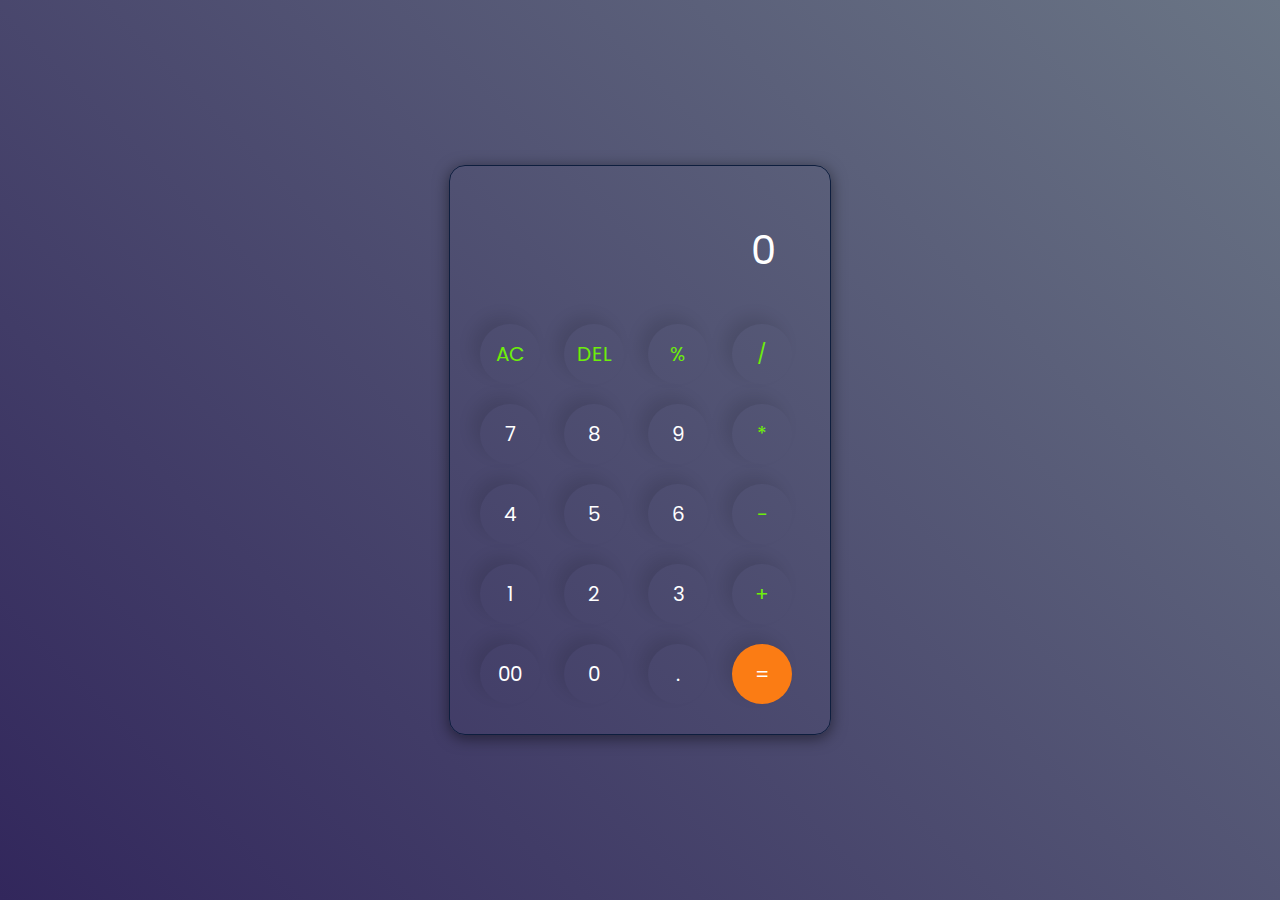
<file: Calculator-main/index.html>
<!DOCTYPE html>
<html lang="en">
  <head>
    <meta charset="UTF-8" />
    <meta http-equiv="X-UA-Compatible" content="IE=edge" />
    <meta name="viewport" content="width=device-width, initial-scale=1.0" />
    <link rel="stylesheet" href="style.css" />
    <title>Calculator</title>
  </head>
  <body>
    <div class="container">
      <div class="calculator">
        <input type="text" id="inputBox" placeholder="0" />
        <div>
          <button class="button operator">AC</button>
          <button class="button operator">DEL</button>
          <button class="button operator">%</button>
          <button class="button operator">/</button>
        </div>
        <div>
          <button class="button">7</button>
          <button class="button">8</button>
          <button class="button">9</button>
          <button class="button operator">*</button>
        </div>
        <div>
          <button class="button">4</button>
          <button class="button">5</button>
          <button class="button">6</button>
          <button class="button operator">-</button>
        </div>
        <div>
          <button class="button">1</button>
          <button class="button">2</button>
          <button class="button">3</button>
          <button class="button operator">+</button>
        </div>

        <div>
          <button class="button">00</button>
          <button class="button">0</button>
          <button class="button">.</button>
          <button class="button equalBtn">=</button>
        </div>
      </div>
    </div>

    <script src="script.js"></script>
  </body>
</html>
</file>
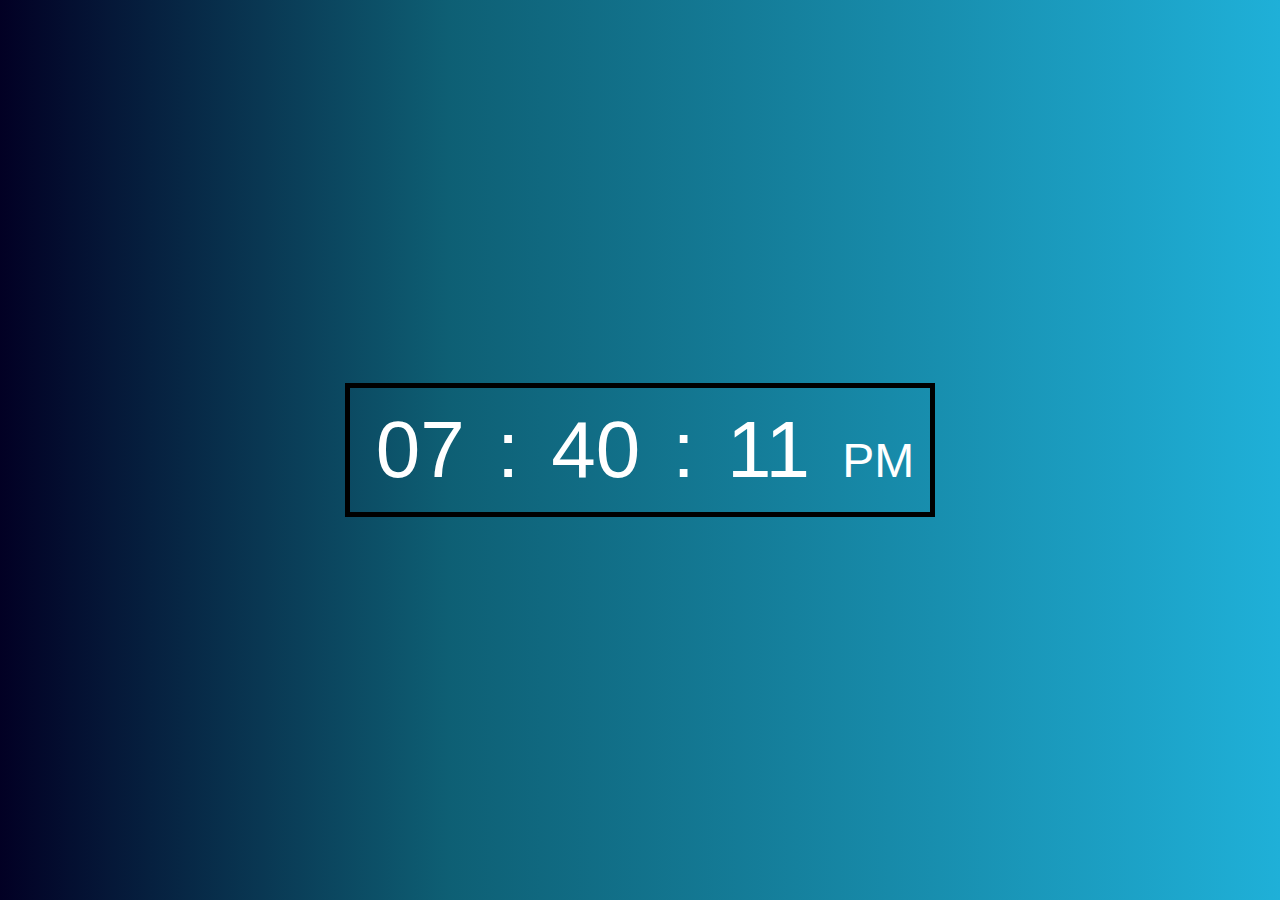
<file: clock/index.html>
<!DOCTYPE html>
<html lang="en">
<head>
    <meta charset="UTF-8">
    <meta http-equiv="X-UA-Compatible" content="IE=edge">
    <meta name="viewport" content="width=device-width, initial-scale=1.0">
    <link rel="stylesheet" href="style.css">
    <title>Digital Clock</title>
</head>
<body>
    <div class="container">
        <div id="wrapper">
           <span id="hours">00</span>
           <span>:</span>
           <span id="mins">00</span>
           <span>:</span>
           <span id="seconds">00</span>
           <span id="ampm">AM</span>
        </div>
    </div>
    <script src="script.js">

    </script>
</body>
</html>
</file>
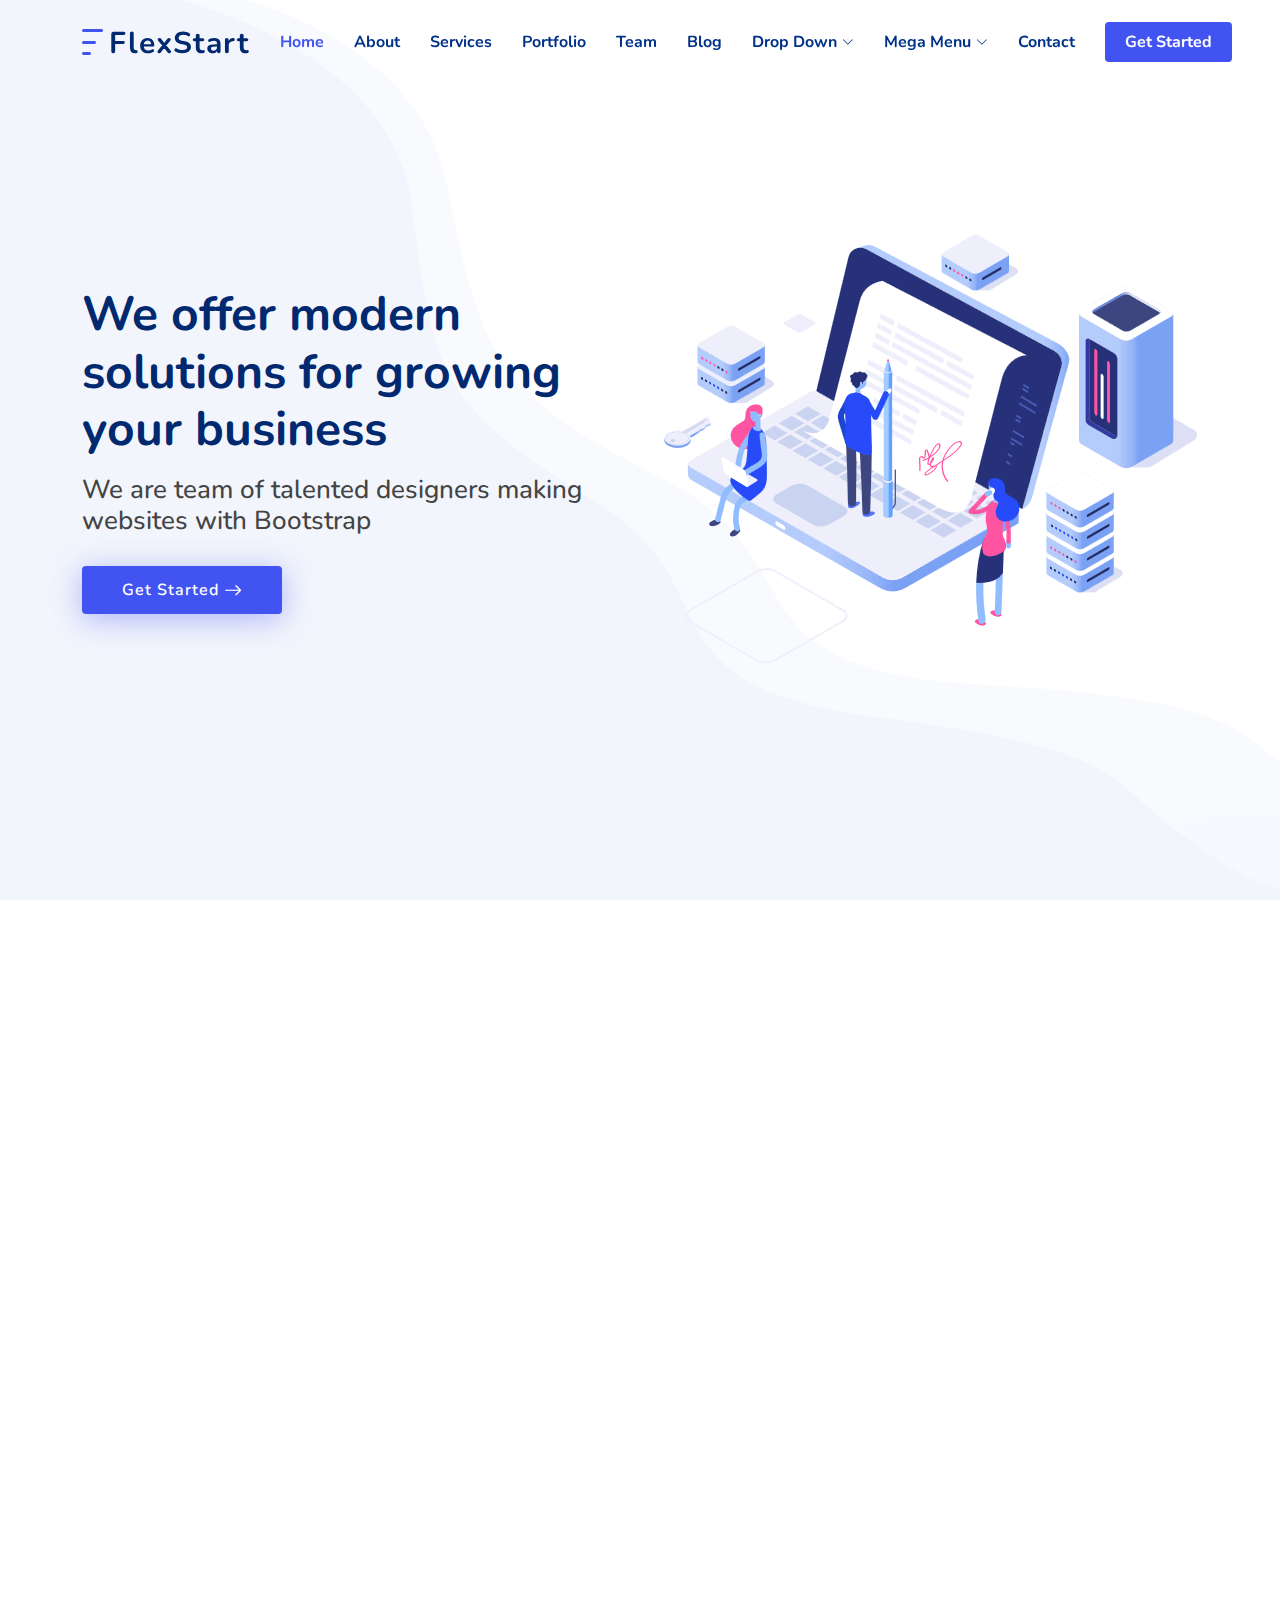
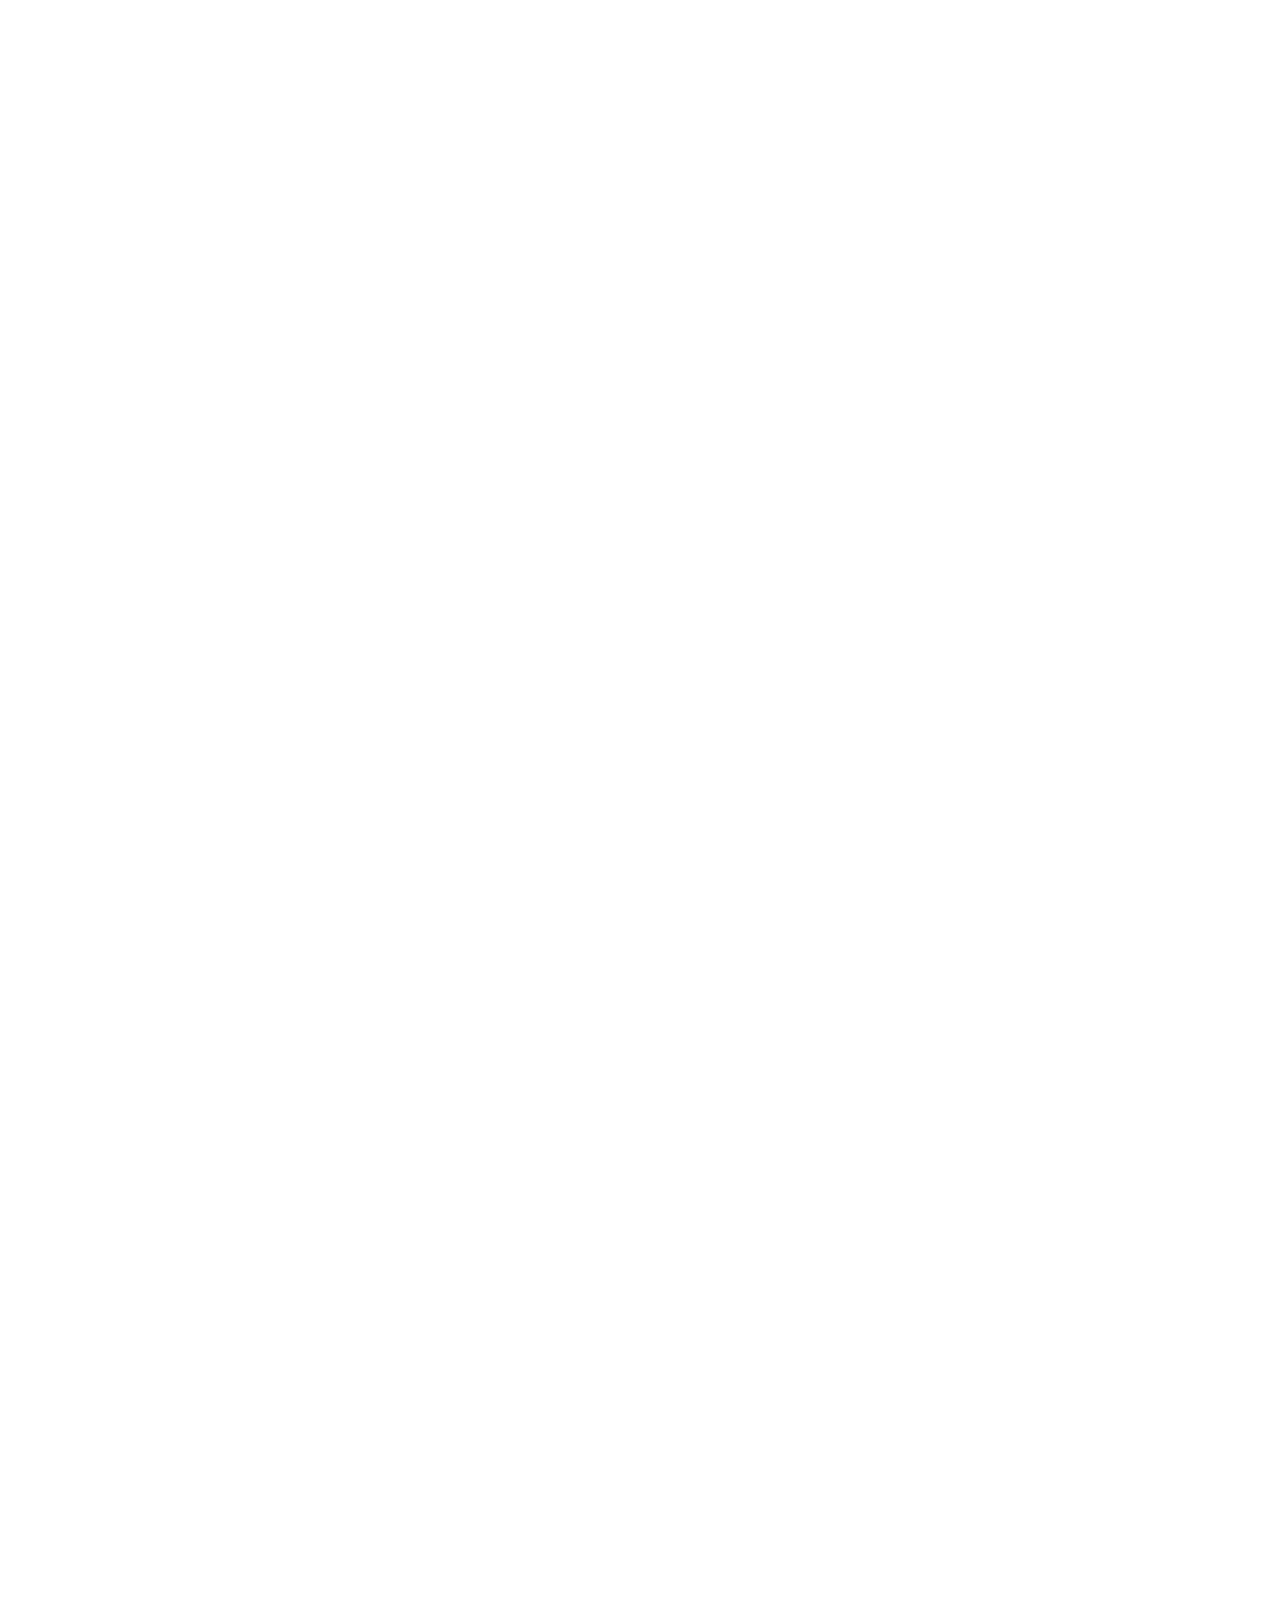
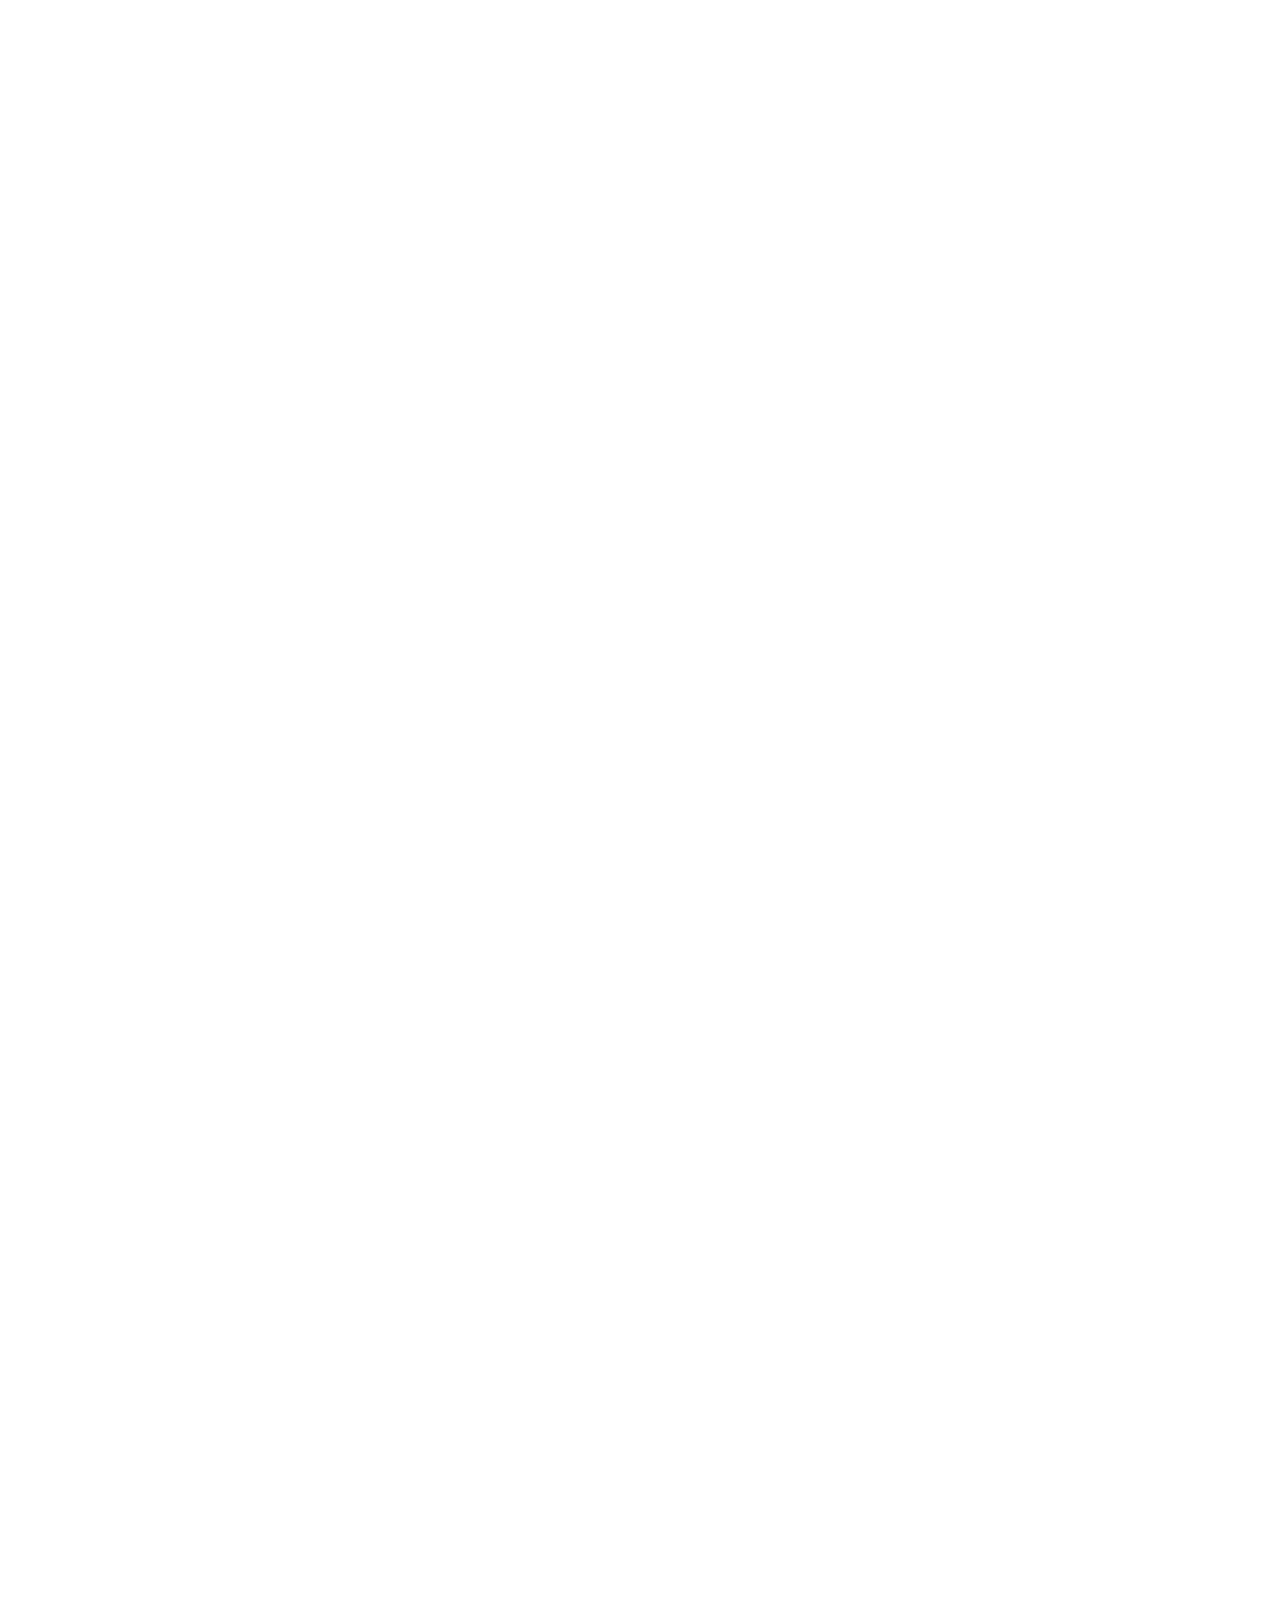
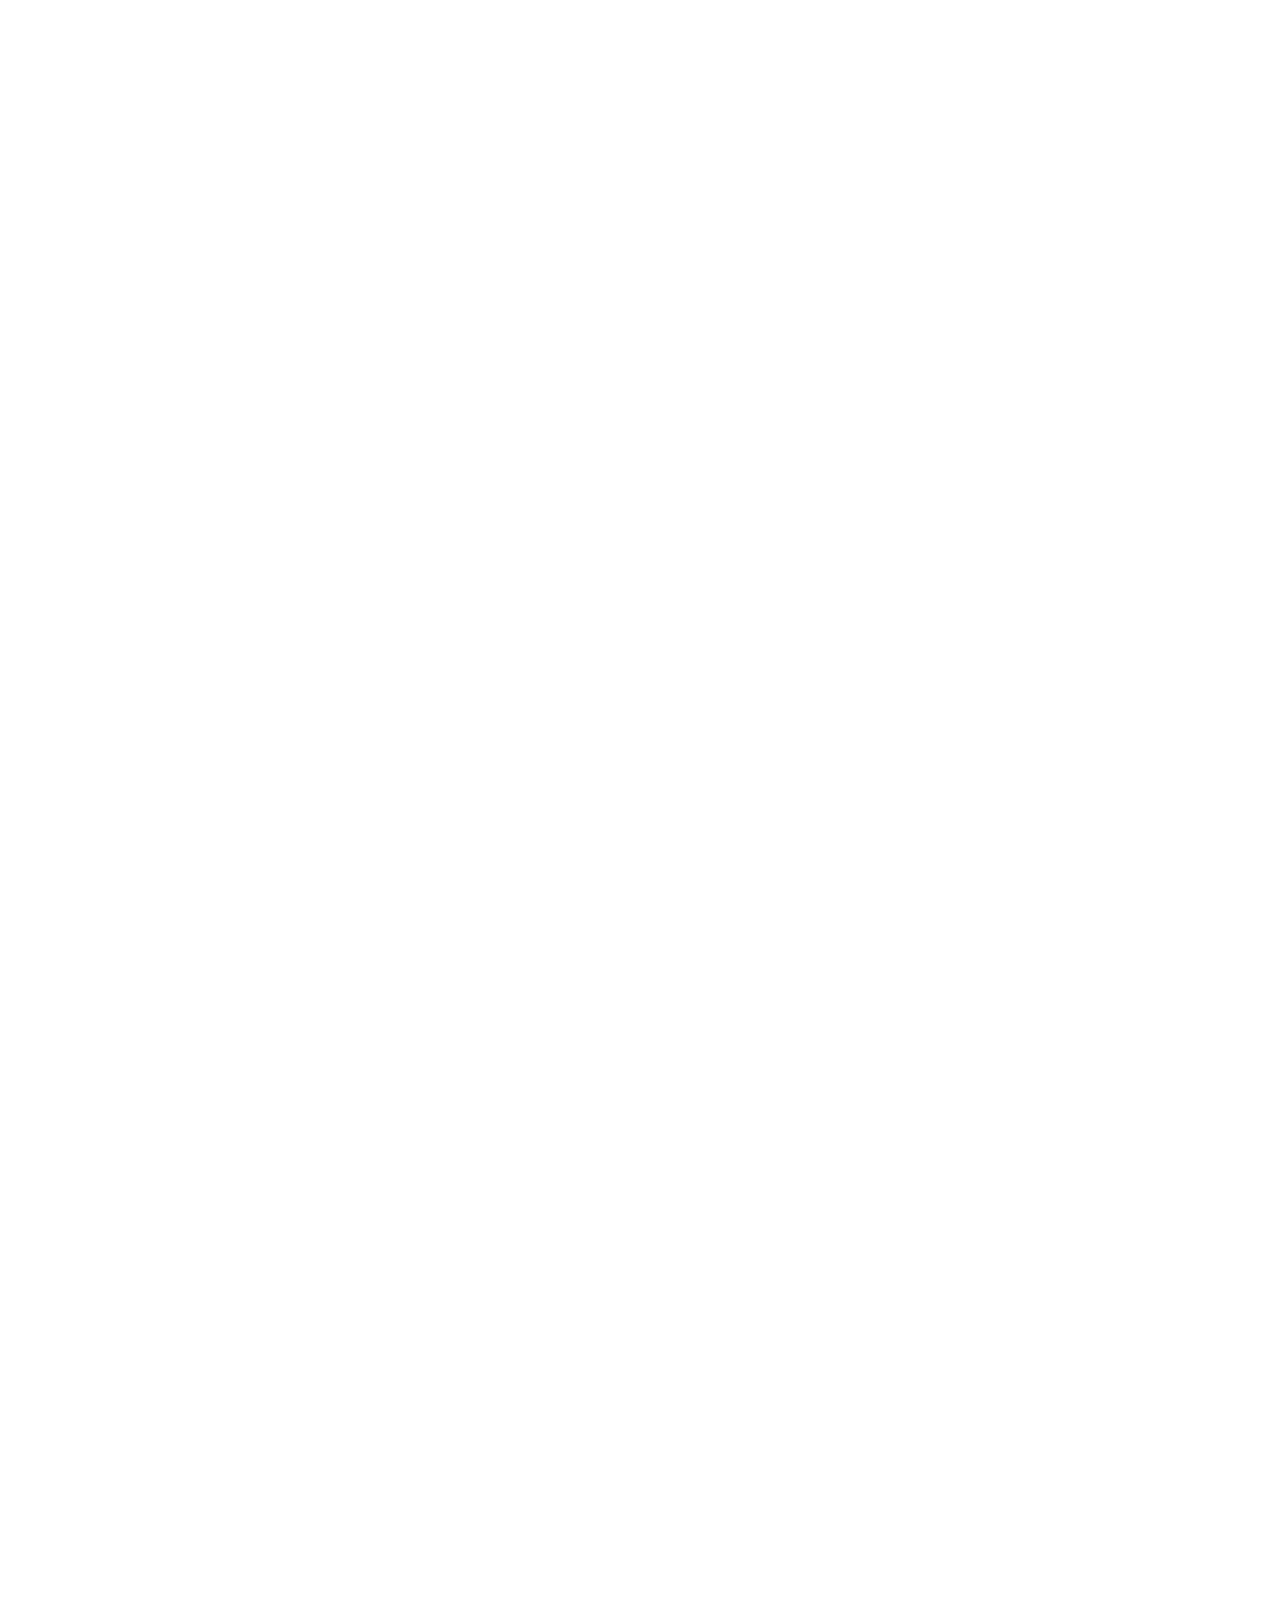
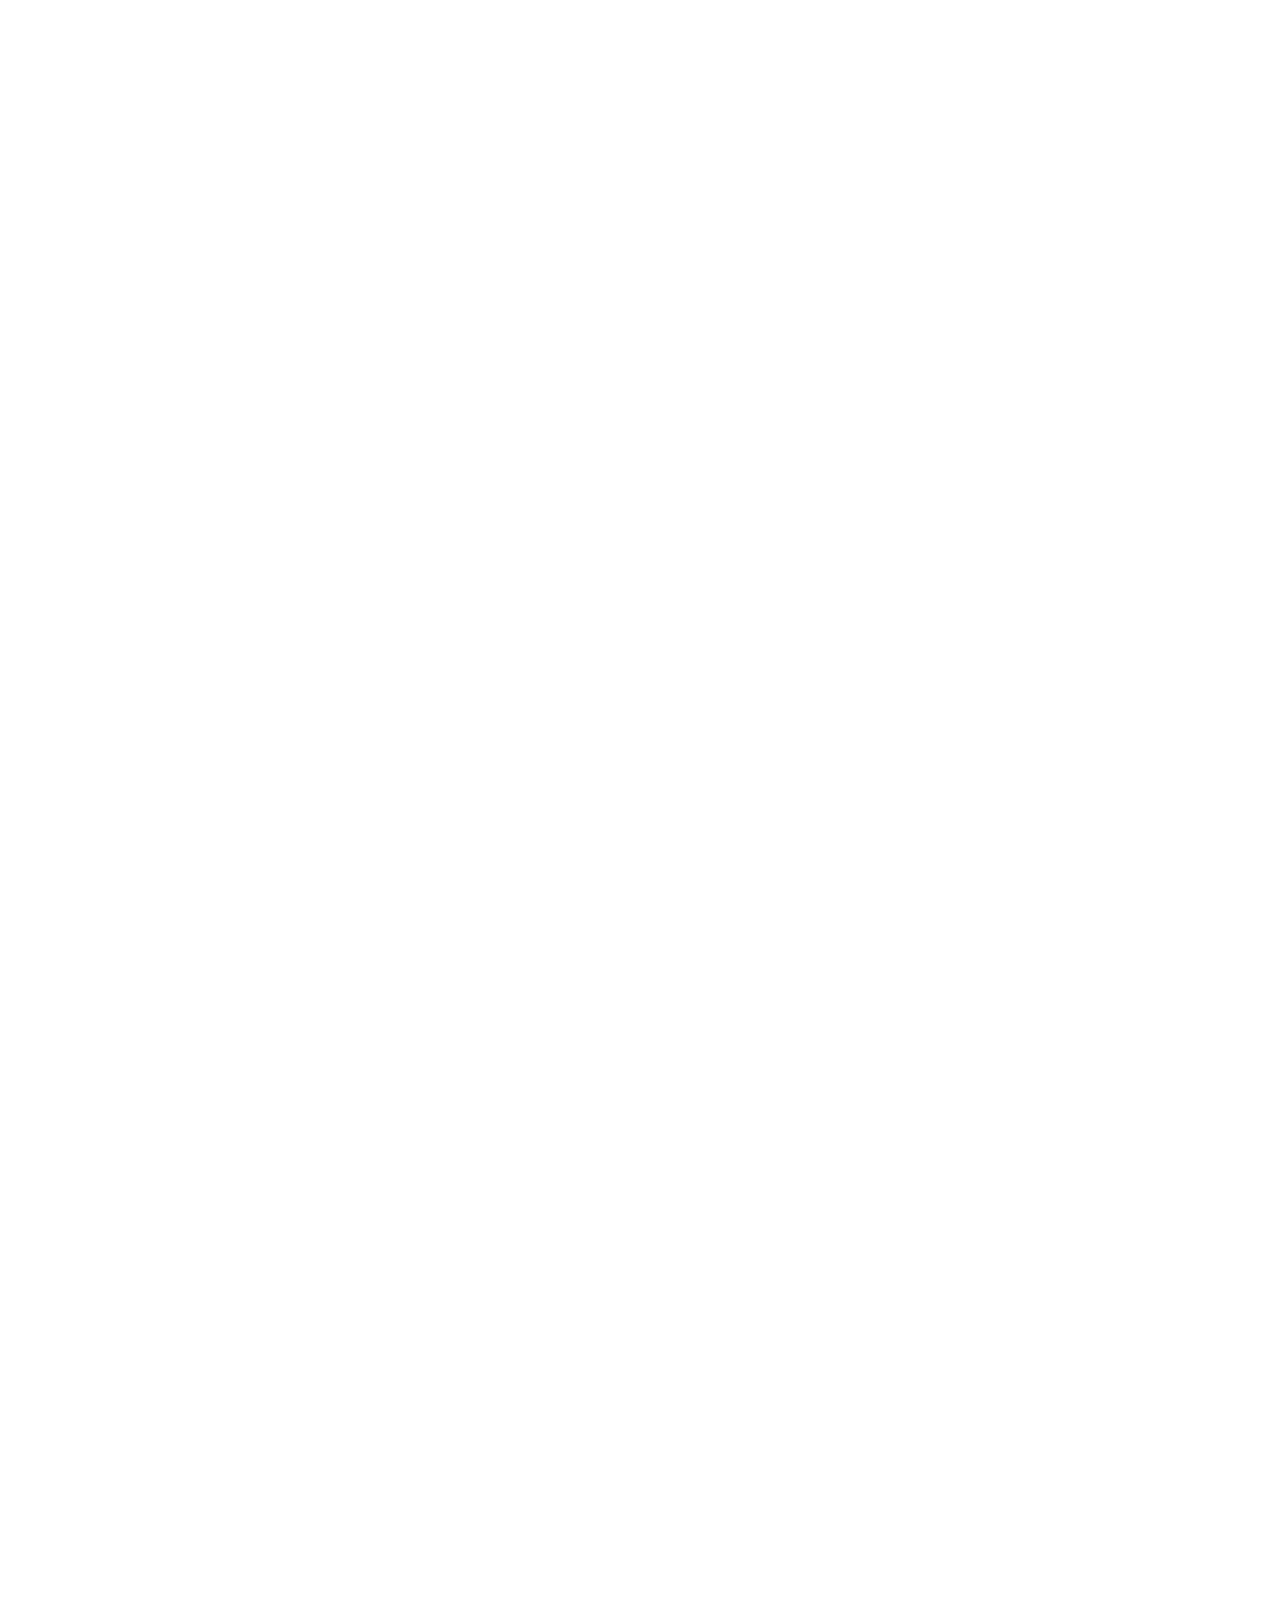
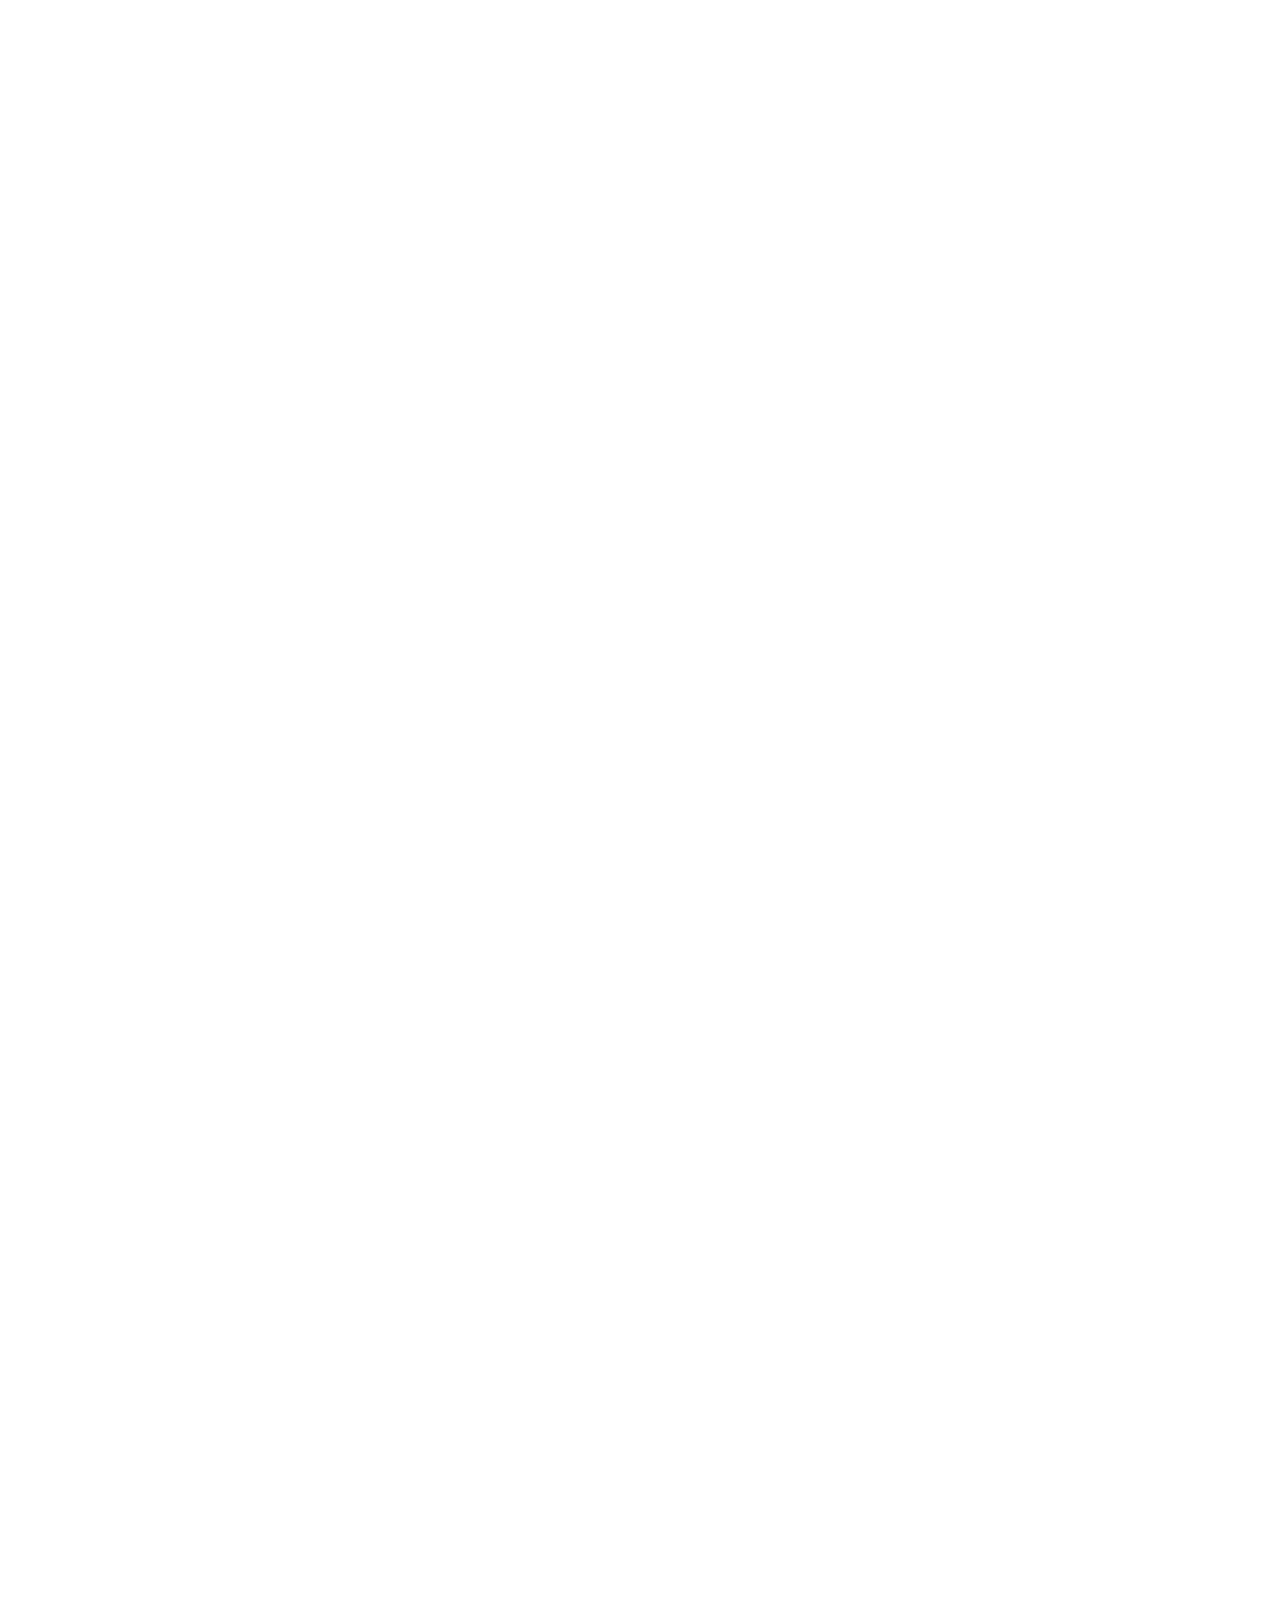
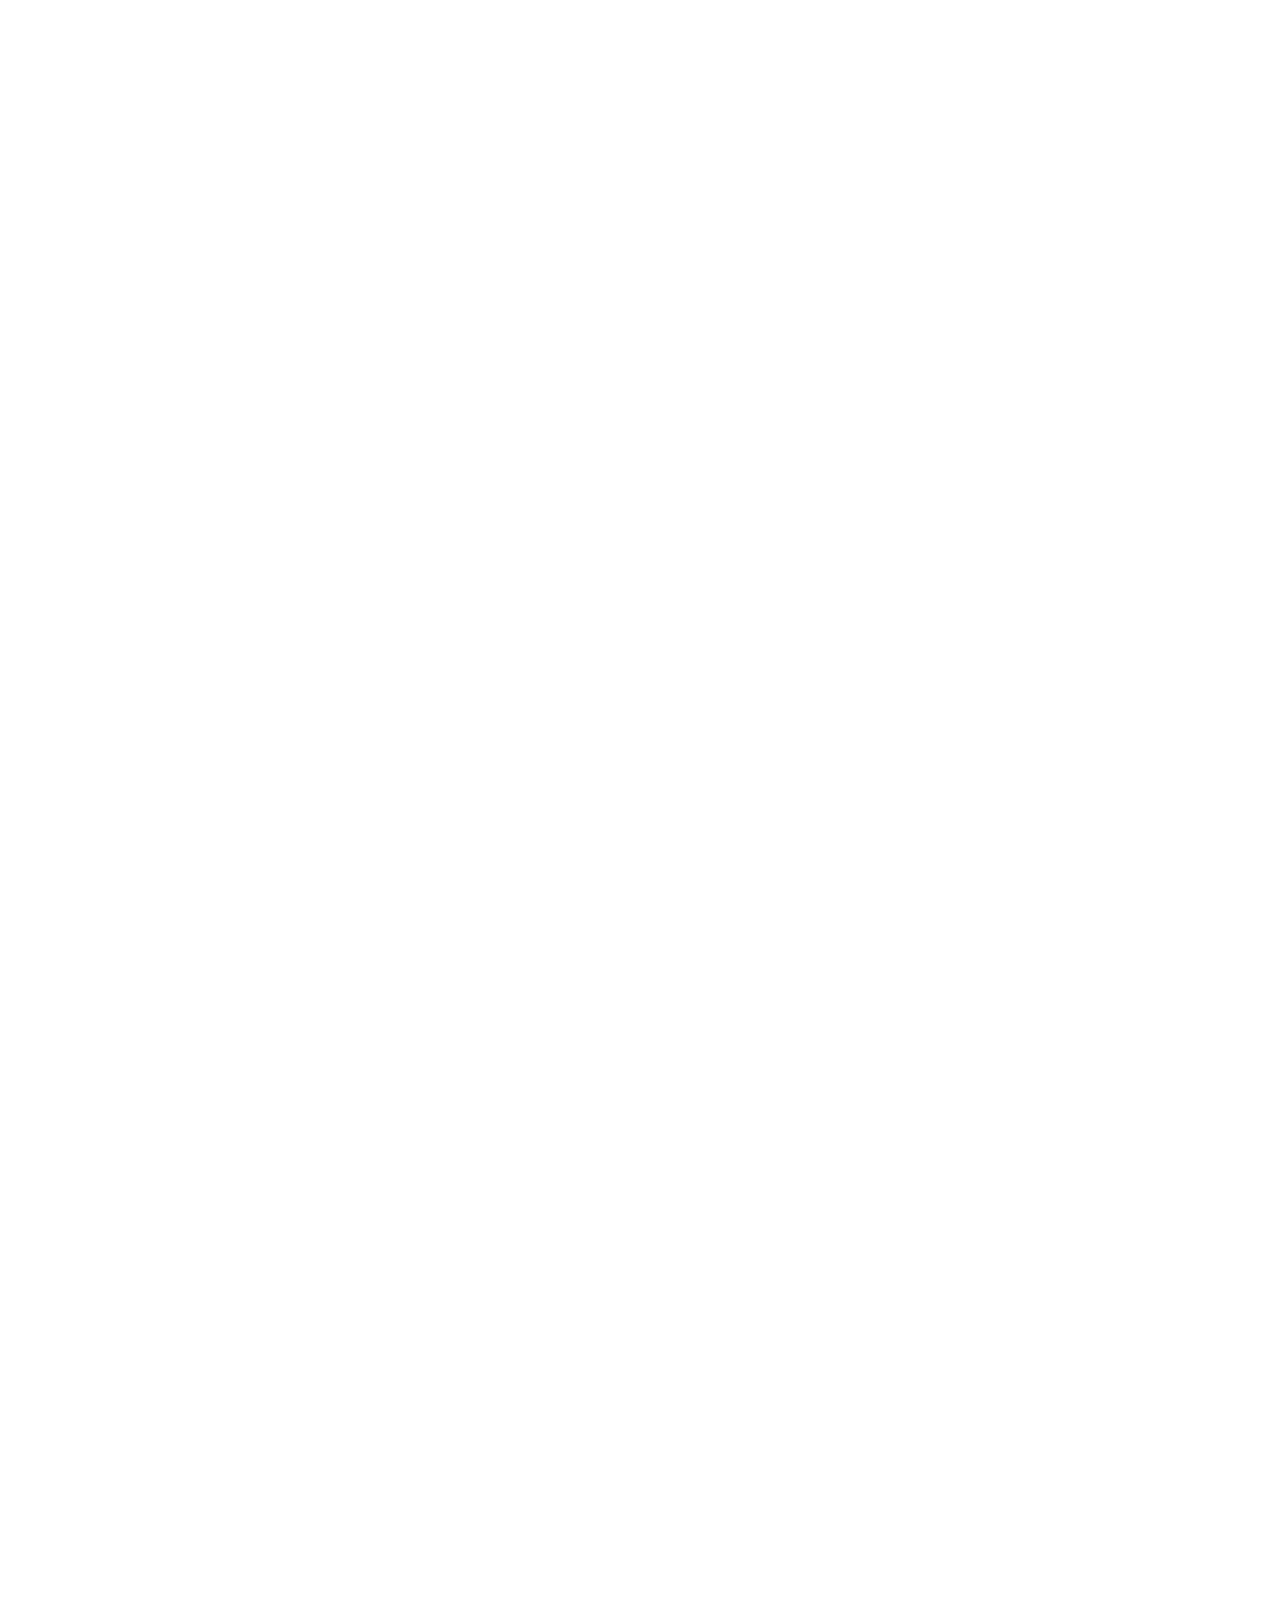
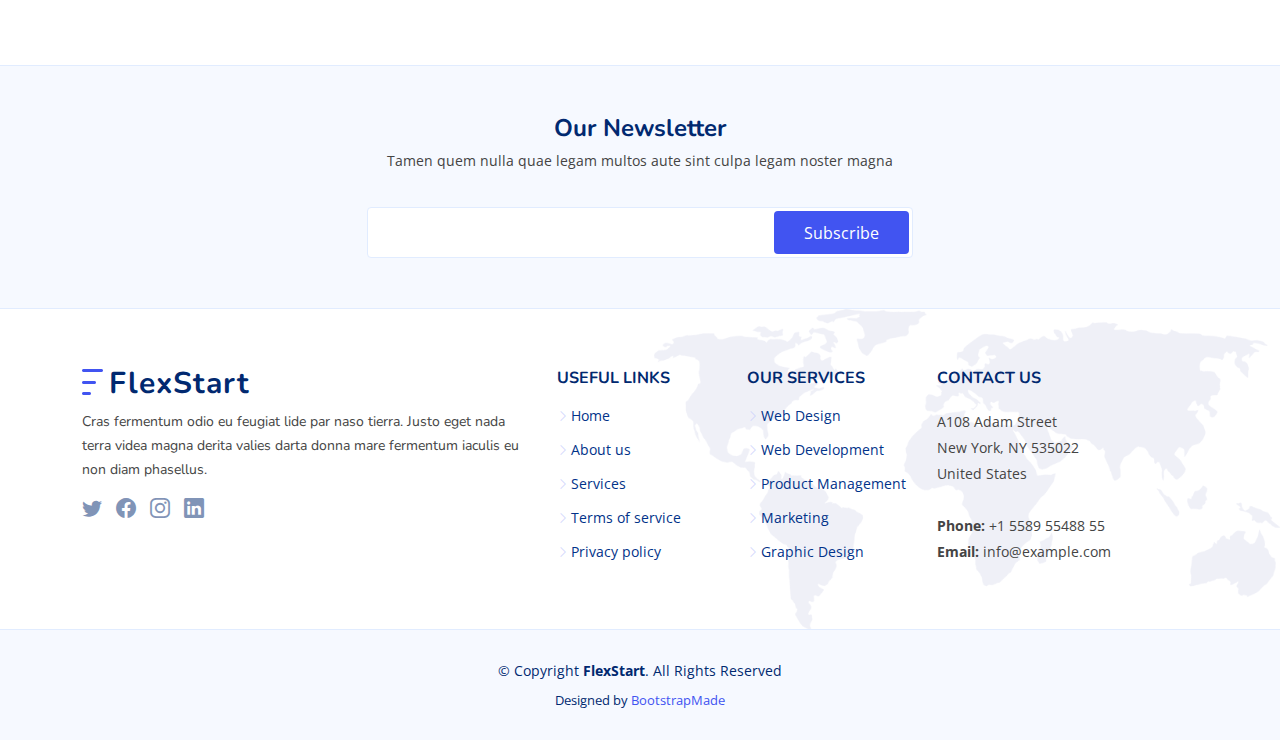
<file: FlexStart-main/index.html>
<!DOCTYPE html>
<html lang="en">

<head>
  <meta charset="utf-8">
  <meta content="width=device-width, initial-scale=1.0" name="viewport">

  <title>FlexStart Bootstrap Template - Index</title>
  <meta content="" name="description">
  <meta content="" name="keywords">

  <!-- Favicons -->
  <link href="assets/img/favicon.png" rel="icon">
  <link href="assets/img/apple-touch-icon.png" rel="apple-touch-icon">

  <!-- Google Fonts -->
  <link href="https://fonts.googleapis.com/css?family=Open+Sans:300,300i,400,400i,600,600i,700,700i|Nunito:300,300i,400,400i,600,600i,700,700i|Poppins:300,300i,400,400i,500,500i,600,600i,700,700i" rel="stylesheet">

  <!-- Vendor CSS Files -->
  <link href="assets/vendor/aos/aos.css" rel="stylesheet">
  <link href="assets/vendor/bootstrap/css/bootstrap.min.css" rel="stylesheet">
  <link href="assets/vendor/bootstrap-icons/bootstrap-icons.css" rel="stylesheet">
  <link href="assets/vendor/glightbox/css/glightbox.min.css" rel="stylesheet">
  <link href="assets/vendor/remixicon/remixicon.css" rel="stylesheet">
  <link href="assets/vendor/swiper/swiper-bundle.min.css" rel="stylesheet">

  <!-- Template Main CSS File -->
  <link href="assets/css/style.css" rel="stylesheet">

  <!-- =======================================================
  * Template Name: FlexStart
  * Updated: Sep 18 2023 with Bootstrap v5.3.2
  * Template URL: https://bootstrapmade.com/flexstart-bootstrap-startup-template/
  * Author: BootstrapMade.com
  * License: https://bootstrapmade.com/license/
  ======================================================== -->
</head>

<body>

  <!-- ======= Header ======= -->
  <header id="header" class="header fixed-top">
    <div class="container-fluid container-xl d-flex align-items-center justify-content-between">

      <a href="index.html" class="logo d-flex align-items-center">
        <img src="assets/img/logo.png" alt="">
        <span>FlexStart</span>
      </a>

      <nav id="navbar" class="navbar">
        <ul>
          <li><a class="nav-link scrollto active" href="#hero">Home</a></li>
          <li><a class="nav-link scrollto" href="#about">About</a></li>
          <li><a class="nav-link scrollto" href="#services">Services</a></li>
          <li><a class="nav-link scrollto" href="#portfolio">Portfolio</a></li>
          <li><a class="nav-link scrollto" href="#team">Team</a></li>
          <li><a href="blog.html">Blog</a></li>
          <li class="dropdown"><a href="#"><span>Drop Down</span> <i class="bi bi-chevron-down"></i></a>
            <ul>
              <li><a href="#">Drop Down 1</a></li>
              <li class="dropdown"><a href="#"><span>Deep Drop Down</span> <i class="bi bi-chevron-right"></i></a>
                <ul>
                  <li><a href="#">Deep Drop Down 1</a></li>
                  <li><a href="#">Deep Drop Down 2</a></li>
                  <li><a href="#">Deep Drop Down 3</a></li>
                  <li><a href="#">Deep Drop Down 4</a></li>
                  <li><a href="#">Deep Drop Down 5</a></li>
                </ul>
              </li>
              <li><a href="#">Drop Down 2</a></li>
              <li><a href="#">Drop Down 3</a></li>
              <li><a href="#">Drop Down 4</a></li>
            </ul>
          </li>

          <li class="dropdown megamenu"><a href="#"><span>Mega Menu</span> <i class="bi bi-chevron-down"></i></a>
            <ul>
              <li>
                <a href="#">Column 1 link 1</a>
                <a href="#">Column 1 link 2</a>
                <a href="#">Column 1 link 3</a>
              </li>
              <li>
                <a href="#">Column 2 link 1</a>
                <a href="#">Column 2 link 2</a>
                <a href="#">Column 3 link 3</a>
              </li>
              <li>
                <a href="#">Column 3 link 1</a>
                <a href="#">Column 3 link 2</a>
                <a href="#">Column 3 link 3</a>
              </li>
              <li>
                <a href="#">Column 4 link 1</a>
                <a href="#">Column 4 link 2</a>
                <a href="#">Column 4 link 3</a>
              </li>
            </ul>
          </li>

          <li><a class="nav-link scrollto" href="#contact">Contact</a></li>
          <li><a class="getstarted scrollto" href="#about">Get Started</a></li>
        </ul>
        <i class="bi bi-list mobile-nav-toggle"></i>
      </nav><!-- .navbar -->

    </div>
  </header><!-- End Header -->

  <!-- ======= Hero Section ======= -->
  <section id="hero" class="hero d-flex align-items-center">

    <div class="container">
      <div class="row">
        <div class="col-lg-6 d-flex flex-column justify-content-center">
          <h1 data-aos="fade-up">We offer modern solutions for growing your business</h1>
          <h2 data-aos="fade-up" data-aos-delay="400">We are team of talented designers making websites with Bootstrap</h2>
          <div data-aos="fade-up" data-aos-delay="600">
            <div class="text-center text-lg-start">
              <a href="#about" class="btn-get-started scrollto d-inline-flex align-items-center justify-content-center align-self-center">
                <span>Get Started</span>
                <i class="bi bi-arrow-right"></i>
              </a>
            </div>
          </div>
        </div>
        <div class="col-lg-6 hero-img" data-aos="zoom-out" data-aos-delay="200">
          <img src="assets/img/hero-img.png" class="img-fluid" alt="">
        </div>
      </div>
    </div>

  </section><!-- End Hero -->

  <main id="main">
    <!-- ======= About Section ======= -->
    <section id="about" class="about">

      <div class="container" data-aos="fade-up">
        <div class="row gx-0">

          <div class="col-lg-6 d-flex flex-column justify-content-center" data-aos="fade-up" data-aos-delay="200">
            <div class="content">
              <h3>Who We Are</h3>
              <h2>Expedita voluptas omnis cupiditate totam eveniet nobis sint iste. Dolores est repellat corrupti reprehenderit.</h2>
              <p>
                Quisquam vel ut sint cum eos hic dolores aperiam. Sed deserunt et. Inventore et et dolor consequatur itaque ut voluptate sed et. Magnam nam ipsum tenetur suscipit voluptatum nam et est corrupti.
              </p>
              <div class="text-center text-lg-start">
                <a href="#" class="btn-read-more d-inline-flex align-items-center justify-content-center align-self-center">
                  <span>Read More</span>
                  <i class="bi bi-arrow-right"></i>
                </a>
              </div>
            </div>
          </div>

          <div class="col-lg-6 d-flex align-items-center" data-aos="zoom-out" data-aos-delay="200">
            <img src="assets/img/about.jpg" class="img-fluid" alt="">
          </div>

        </div>
      </div>

    </section><!-- End About Section -->

    <!-- ======= Values Section ======= -->
    <section id="values" class="values">

      <div class="container" data-aos="fade-up">

        <header class="section-header">
          <h2>Our Values</h2>
          <p>Odit est perspiciatis laborum et dicta</p>
        </header>

        <div class="row">

          <div class="col-lg-4" data-aos="fade-up" data-aos-delay="200">
            <div class="box">
              <img src="assets/img/values-1.png" class="img-fluid" alt="">
              <h3>Ad cupiditate sed est odio</h3>
              <p>Eum ad dolor et. Autem aut fugiat debitis voluptatem consequuntur sit. Et veritatis id.</p>
            </div>
          </div>

          <div class="col-lg-4 mt-4 mt-lg-0" data-aos="fade-up" data-aos-delay="400">
            <div class="box">
              <img src="assets/img/values-2.png" class="img-fluid" alt="">
              <h3>Voluptatem voluptatum alias</h3>
              <p>Repudiandae amet nihil natus in distinctio suscipit id. Doloremque ducimus ea sit non.</p>
            </div>
          </div>

          <div class="col-lg-4 mt-4 mt-lg-0" data-aos="fade-up" data-aos-delay="600">
            <div class="box">
              <img src="assets/img/values-3.png" class="img-fluid" alt="">
              <h3>Fugit cupiditate alias nobis.</h3>
              <p>Quam rem vitae est autem molestias explicabo debitis sint. Vero aliquid quidem commodi.</p>
            </div>
          </div>

        </div>

      </div>

    </section><!-- End Values Section -->

    <!-- ======= Counts Section ======= -->
    <section id="counts" class="counts">
      <div class="container" data-aos="fade-up">

        <div class="row gy-4">

          <div class="col-lg-3 col-md-6">
            <div class="count-box">
              <i class="bi bi-emoji-smile"></i>
              <div>
                <span data-purecounter-start="0" data-purecounter-end="232" data-purecounter-duration="1" class="purecounter"></span>
                <p>Happy Clients</p>
              </div>
            </div>
          </div>

          <div class="col-lg-3 col-md-6">
            <div class="count-box">
              <i class="bi bi-journal-richtext" style="color: #ee6c20;"></i>
              <div>
                <span data-purecounter-start="0" data-purecounter-end="521" data-purecounter-duration="1" class="purecounter"></span>
                <p>Projects</p>
              </div>
            </div>
          </div>

          <div class="col-lg-3 col-md-6">
            <div class="count-box">
              <i class="bi bi-headset" style="color: #15be56;"></i>
              <div>
                <span data-purecounter-start="0" data-purecounter-end="1463" data-purecounter-duration="1" class="purecounter"></span>
                <p>Hours Of Support</p>
              </div>
            </div>
          </div>

          <div class="col-lg-3 col-md-6">
            <div class="count-box">
              <i class="bi bi-people" style="color: #bb0852;"></i>
              <div>
                <span data-purecounter-start="0" data-purecounter-end="15" data-purecounter-duration="1" class="purecounter"></span>
                <p>Hard Workers</p>
              </div>
            </div>
          </div>

        </div>

      </div>
    </section><!-- End Counts Section -->

    <!-- ======= Features Section ======= -->
    <section id="features" class="features">

      <div class="container" data-aos="fade-up">

        <header class="section-header">
          <h2>Features</h2>
          <p>Laboriosam et omnis fuga quis dolor direda fara</p>
        </header>

        <div class="row">

          <div class="col-lg-6">
            <img src="assets/img/features.png" class="img-fluid" alt="">
          </div>

          <div class="col-lg-6 mt-5 mt-lg-0 d-flex">
            <div class="row align-self-center gy-4">

              <div class="col-md-6" data-aos="zoom-out" data-aos-delay="200">
                <div class="feature-box d-flex align-items-center">
                  <i class="bi bi-check"></i>
                  <h3>Eos aspernatur rem</h3>
                </div>
              </div>

              <div class="col-md-6" data-aos="zoom-out" data-aos-delay="300">
                <div class="feature-box d-flex align-items-center">
                  <i class="bi bi-check"></i>
                  <h3>Facilis neque ipsa</h3>
                </div>
              </div>

              <div class="col-md-6" data-aos="zoom-out" data-aos-delay="400">
                <div class="feature-box d-flex align-items-center">
                  <i class="bi bi-check"></i>
                  <h3>Volup amet voluptas</h3>
                </div>
              </div>

              <div class="col-md-6" data-aos="zoom-out" data-aos-delay="500">
                <div class="feature-box d-flex align-items-center">
                  <i class="bi bi-check"></i>
                  <h3>Rerum omnis sint</h3>
                </div>
              </div>

              <div class="col-md-6" data-aos="zoom-out" data-aos-delay="600">
                <div class="feature-box d-flex align-items-center">
                  <i class="bi bi-check"></i>
                  <h3>Alias possimus</h3>
                </div>
              </div>

              <div class="col-md-6" data-aos="zoom-out" data-aos-delay="700">
                <div class="feature-box d-flex align-items-center">
                  <i class="bi bi-check"></i>
                  <h3>Repellendus mollitia</h3>
                </div>
              </div>

            </div>
          </div>

        </div> <!-- / row -->

        <!-- Feature Tabs -->
        <div class="row feture-tabs" data-aos="fade-up">
          <div class="col-lg-6">
            <h3>Neque officiis dolore maiores et exercitationem quae est seda lidera pat claero</h3>

            <!-- Tabs -->
            <ul class="nav nav-pills mb-3">
              <li>
                <a class="nav-link active" data-bs-toggle="pill" href="#tab1">Saepe fuga</a>
              </li>
              <li>
                <a class="nav-link" data-bs-toggle="pill" href="#tab2">Voluptates</a>
              </li>
              <li>
                <a class="nav-link" data-bs-toggle="pill" href="#tab3">Corrupti</a>
              </li>
            </ul><!-- End Tabs -->

            <!-- Tab Content -->
            <div class="tab-content">

              <div class="tab-pane fade show active" id="tab1">
                <p>Consequuntur inventore voluptates consequatur aut vel et. Eos doloribus expedita. Sapiente atque consequatur minima nihil quae aspernatur quo suscipit voluptatem.</p>
                <div class="d-flex align-items-center mb-2">
                  <i class="bi bi-check2"></i>
                  <h4>Repudiandae rerum velit modi et officia quasi facilis</h4>
                </div>
                <p>Laborum omnis voluptates voluptas qui sit aliquam blanditiis. Sapiente minima commodi dolorum non eveniet magni quaerat nemo et.</p>
                <div class="d-flex align-items-center mb-2">
                  <i class="bi bi-check2"></i>
                  <h4>Incidunt non veritatis illum ea ut nisi</h4>
                </div>
                <p>Non quod totam minus repellendus autem sint velit. Rerum debitis facere soluta tenetur. Iure molestiae assumenda sunt qui inventore eligendi voluptates nisi at. Dolorem quo tempora. Quia et perferendis.</p>
              </div><!-- End Tab 1 Content -->

              <div class="tab-pane fade show" id="tab2">
                <p>Consequuntur inventore voluptates consequatur aut vel et. Eos doloribus expedita. Sapiente atque consequatur minima nihil quae aspernatur quo suscipit voluptatem.</p>
                <div class="d-flex align-items-center mb-2">
                  <i class="bi bi-check2"></i>
                  <h4>Repudiandae rerum velit modi et officia quasi facilis</h4>
                </div>
                <p>Laborum omnis voluptates voluptas qui sit aliquam blanditiis. Sapiente minima commodi dolorum non eveniet magni quaerat nemo et.</p>
                <div class="d-flex align-items-center mb-2">
                  <i class="bi bi-check2"></i>
                  <h4>Incidunt non veritatis illum ea ut nisi</h4>
                </div>
                <p>Non quod totam minus repellendus autem sint velit. Rerum debitis facere soluta tenetur. Iure molestiae assumenda sunt qui inventore eligendi voluptates nisi at. Dolorem quo tempora. Quia et perferendis.</p>
              </div><!-- End Tab 2 Content -->

              <div class="tab-pane fade show" id="tab3">
                <p>Consequuntur inventore voluptates consequatur aut vel et. Eos doloribus expedita. Sapiente atque consequatur minima nihil quae aspernatur quo suscipit voluptatem.</p>
                <div class="d-flex align-items-center mb-2">
                  <i class="bi bi-check2"></i>
                  <h4>Repudiandae rerum velit modi et officia quasi facilis</h4>
                </div>
                <p>Laborum omnis voluptates voluptas qui sit aliquam blanditiis. Sapiente minima commodi dolorum non eveniet magni quaerat nemo et.</p>
                <div class="d-flex align-items-center mb-2">
                  <i class="bi bi-check2"></i>
                  <h4>Incidunt non veritatis illum ea ut nisi</h4>
                </div>
                <p>Non quod totam minus repellendus autem sint velit. Rerum debitis facere soluta tenetur. Iure molestiae assumenda sunt qui inventore eligendi voluptates nisi at. Dolorem quo tempora. Quia et perferendis.</p>
              </div><!-- End Tab 3 Content -->

            </div>

          </div>

          <div class="col-lg-6">
            <img src="assets/img/features-2.png" class="img-fluid" alt="">
          </div>

        </div><!-- End Feature Tabs -->

        <!-- Feature Icons -->
        <div class="row feature-icons" data-aos="fade-up">
          <h3>Ratione mollitia eos ab laudantium rerum beatae quo</h3>

          <div class="row">

            <div class="col-xl-4 text-center" data-aos="fade-right" data-aos-delay="100">
              <img src="assets/img/features-3.png" class="img-fluid p-4" alt="">
            </div>

            <div class="col-xl-8 d-flex content">
              <div class="row align-self-center gy-4">

                <div class="col-md-6 icon-box" data-aos="fade-up">
                  <i class="ri-line-chart-line"></i>
                  <div>
                    <h4>Corporis voluptates sit</h4>
                    <p>Consequuntur sunt aut quasi enim aliquam quae harum pariatur laboris nisi ut aliquip</p>
                  </div>
                </div>

                <div class="col-md-6 icon-box" data-aos="fade-up" data-aos-delay="100">
                  <i class="ri-stack-line"></i>
                  <div>
                    <h4>Ullamco laboris nisi</h4>
                    <p>Excepteur sint occaecat cupidatat non proident, sunt in culpa qui officia deserunt</p>
                  </div>
                </div>

                <div class="col-md-6 icon-box" data-aos="fade-up" data-aos-delay="200">
                  <i class="ri-brush-4-line"></i>
                  <div>
                    <h4>Labore consequatur</h4>
                    <p>Aut suscipit aut cum nemo deleniti aut omnis. Doloribus ut maiores omnis facere</p>
                  </div>
                </div>

                <div class="col-md-6 icon-box" data-aos="fade-up" data-aos-delay="300">
                  <i class="ri-magic-line"></i>
                  <div>
                    <h4>Beatae veritatis</h4>
                    <p>Expedita veritatis consequuntur nihil tempore laudantium vitae denat pacta</p>
                  </div>
                </div>

                <div class="col-md-6 icon-box" data-aos="fade-up" data-aos-delay="400">
                  <i class="ri-command-line"></i>
                  <div>
                    <h4>Molestiae dolor</h4>
                    <p>Et fuga et deserunt et enim. Dolorem architecto ratione tensa raptor marte</p>
                  </div>
                </div>

                <div class="col-md-6 icon-box" data-aos="fade-up" data-aos-delay="500">
                  <i class="ri-radar-line"></i>
                  <div>
                    <h4>Explicabo consectetur</h4>
                    <p>Est autem dicta beatae suscipit. Sint veritatis et sit quasi ab aut inventore</p>
                  </div>
                </div>

              </div>
            </div>

          </div>

        </div><!-- End Feature Icons -->

      </div>

    </section><!-- End Features Section -->

    <!-- ======= Services Section ======= -->
    <section id="services" class="services">

      <div class="container" data-aos="fade-up">

        <header class="section-header">
          <h2>Services</h2>
          <p>Veritatis et dolores facere numquam et praesentium</p>
        </header>

        <div class="row gy-4">

          <div class="col-lg-4 col-md-6" data-aos="fade-up" data-aos-delay="200">
            <div class="service-box blue">
              <i class="ri-discuss-line icon"></i>
              <h3>Nesciunt Mete</h3>
              <p>Provident nihil minus qui consequatur non omnis maiores. Eos accusantium minus dolores iure perferendis tempore et consequatur.</p>
              <a href="#" class="read-more"><span>Read More</span> <i class="bi bi-arrow-right"></i></a>
            </div>
          </div>

          <div class="col-lg-4 col-md-6" data-aos="fade-up" data-aos-delay="300">
            <div class="service-box orange">
              <i class="ri-discuss-line icon"></i>
              <h3>Eosle Commodi</h3>
              <p>Ut autem aut autem non a. Sint sint sit facilis nam iusto sint. Libero corrupti neque eum hic non ut nesciunt dolorem.</p>
              <a href="#" class="read-more"><span>Read More</span> <i class="bi bi-arrow-right"></i></a>
            </div>
          </div>

          <div class="col-lg-4 col-md-6" data-aos="fade-up" data-aos-delay="400">
            <div class="service-box green">
              <i class="ri-discuss-line icon"></i>
              <h3>Ledo Markt</h3>
              <p>Ut excepturi voluptatem nisi sed. Quidem fuga consequatur. Minus ea aut. Vel qui id voluptas adipisci eos earum corrupti.</p>
              <a href="#" class="read-more"><span>Read More</span> <i class="bi bi-arrow-right"></i></a>
            </div>
          </div>

          <div class="col-lg-4 col-md-6" data-aos="fade-up" data-aos-delay="500">
            <div class="service-box red">
              <i class="ri-discuss-line icon"></i>
              <h3>Asperiores Commodi</h3>
              <p>Non et temporibus minus omnis sed dolor esse consequatur. Cupiditate sed error ea fuga sit provident adipisci neque.</p>
              <a href="#" class="read-more"><span>Read More</span> <i class="bi bi-arrow-right"></i></a>
            </div>
          </div>

          <div class="col-lg-4 col-md-6" data-aos="fade-up" data-aos-delay="600">
            <div class="service-box purple">
              <i class="ri-discuss-line icon"></i>
              <h3>Velit Doloremque.</h3>
              <p>Cumque et suscipit saepe. Est maiores autem enim facilis ut aut ipsam corporis aut. Sed animi at autem alias eius labore.</p>
              <a href="#" class="read-more"><span>Read More</span> <i class="bi bi-arrow-right"></i></a>
            </div>
          </div>
          <Button></Button>
          <div class="col-lg-4 col-md-6" data-aos="fade-up" data-aos-delay="700">
            <div class="service-box pink">
              <i class="ri-discuss-line icon"></i>
              <h3>Dolori Architecto</h3>
              <p>Hic molestias ea quibusdam eos. Fugiat enim doloremque aut neque non et debitis iure. Corrupti recusandae ducimus enim.</p>
              <a href="#" class="read-more"><span>Read More</span> <i class="bi bi-arrow-right"></i></a>
            </div>
          </div>

        </div>

      </div>

    </section><!-- End Services Section -->

    <!-- ======= Pricing Section ======= -->
    <section id="pricing" class="pricing">

      <div class="container" data-aos="fade-up">

        <header class="section-header">
          <h2>Pricing</h2>
          <p>Check our Pricing</p>
        </header>

        <div class="row gy-4" data-aos="fade-left">

          <div class="col-lg-3 col-md-6" data-aos="zoom-in" data-aos-delay="100">
            <div class="box">
              <h3 style="color: #07d5c0;">Free Plan</h3>
              <div class="price"><sup>$</sup>0<span> / mo</span></div>
              <img src="assets/img/pricing-free.png" class="img-fluid" alt="">
              <ul>
                <li>Aida dere</li>
                <li>Nec feugiat nisl</li>
                <li>Nulla at volutpat dola</li>
                <li class="na">Pharetra massa</li>
                <li class="na">Massa ultricies mi</li>
              </ul>
              <a href="#" class="btn-buy">Buy Now</a>
            </div>
          </div>

          <div class="col-lg-3 col-md-6" data-aos="zoom-in" data-aos-delay="200">
            <div class="box">
              <span class="featured">Featured</span>
              <h3 style="color: #65c600;">Starter Plan</h3>
              <div class="price"><sup>$</sup>19<span> / mo</span></div>
              <img src="assets/img/pricing-starter.png" class="img-fluid" alt="">
              <ul>
                <li>Aida dere</li>
                <li>Nec feugiat nisl</li>
                <li>Nulla at volutpat dola</li>
                <li>Pharetra massa</li>
                <li class="na">Massa ultricies mi</li>
              </ul>
              <a href="#" class="btn-buy">Buy Now</a>
            </div>
          </div>

          <div class="col-lg-3 col-md-6" data-aos="zoom-in" data-aos-delay="300">
            <div class="box">
              <h3 style="color: #ff901c;">Business Plan</h3>
              <div class="price"><sup>$</sup>29<span> / mo</span></div>
              <img src="assets/img/pricing-business.png" class="img-fluid" alt="">
              <ul>
                <li>Aida dere</li>
                <li>Nec feugiat nisl</li>
                <li>Nulla at volutpat dola</li>
                <li>Pharetra massa</li>
                <li>Massa ultricies mi</li>
              </ul>
              <a href="#" class="btn-buy">Buy Now</a>
            </div>
          </div>

          <div class="col-lg-3 col-md-6" data-aos="zoom-in" data-aos-delay="400">
            <div class="box">
              <h3 style="color: #ff0071;">Ultimate Plan</h3>
              <div class="price"><sup>$</sup>49<span> / mo</span></div>
              <img src="assets/img/pricing-ultimate.png" class="img-fluid" alt="">
              <ul>
                <li>Aida dere</li>
                <li>Nec feugiat nisl</li>
                <li>Nulla at volutpat dola</li>
                <li>Pharetra massa</li>
                <li>Massa ultricies mi</li>
              </ul>
              <a href="#" class="btn-buy">Buy Now</a>
            </div>
          </div>

        </div>

      </div>

    </section><!-- End Pricing Section -->

    <!-- ======= F.A.Q Section ======= -->
    <section id="faq" class="faq">

      <div class="container" data-aos="fade-up">

        <header class="section-header">
          <h2>F.A.Q</h2>
          <p>Frequently Asked Questions</p>
        </header>

        <div class="row">
          <div class="col-lg-6">
            <!-- F.A.Q List 1-->
            <div class="accordion accordion-flush" id="faqlist1">
              <div class="accordion-item">
                <h2 class="accordion-header">
                  <button class="accordion-button collapsed" type="button" data-bs-toggle="collapse" data-bs-target="#faq-content-1">
                    Non consectetur a erat nam at lectus urna duis?
                  </button>
                </h2>
                <div id="faq-content-1" class="accordion-collapse collapse" data-bs-parent="#faqlist1">
                  <div class="accordion-body">
                    Feugiat pretium nibh ipsum consequat. Tempus iaculis urna id volutpat lacus laoreet non curabitur gravida. Venenatis lectus magna fringilla urna porttitor rhoncus dolor purus non.
                  </div>
                </div>
              </div>

              <div class="accordion-item">
                <h2 class="accordion-header">
                  <button class="accordion-button collapsed" type="button" data-bs-toggle="collapse" data-bs-target="#faq-content-2">
                    Feugiat scelerisque varius morbi enim nunc faucibus a pellentesque?
                  </button>
                </h2>
                <div id="faq-content-2" class="accordion-collapse collapse" data-bs-parent="#faqlist1">
                  <div class="accordion-body">
                    Dolor sit amet consectetur adipiscing elit pellentesque habitant morbi. Id interdum velit laoreet id donec ultrices. Fringilla phasellus faucibus scelerisque eleifend donec pretium. Est pellentesque elit ullamcorper dignissim. Mauris ultrices eros in cursus turpis massa tincidunt dui.
                  </div>
                </div>
              </div>

              <div class="accordion-item">
                <h2 class="accordion-header">
                  <button class="accordion-button collapsed" type="button" data-bs-toggle="collapse" data-bs-target="#faq-content-3">
                    Dolor sit amet consectetur adipiscing elit pellentesque habitant morbi?
                  </button>
                </h2>
                <div id="faq-content-3" class="accordion-collapse collapse" data-bs-parent="#faqlist1">
                  <div class="accordion-body">
                    Eleifend mi in nulla posuere sollicitudin aliquam ultrices sagittis orci. Faucibus pulvinar elementum integer enim. Sem nulla pharetra diam sit amet nisl suscipit. Rutrum tellus pellentesque eu tincidunt. Lectus urna duis convallis convallis tellus. Urna molestie at elementum eu facilisis sed odio morbi quis
                  </div>
                </div>
              </div>

            </div>
          </div>

          <div class="col-lg-6">

            <!-- F.A.Q List 2-->
            <div class="accordion accordion-flush" id="faqlist2">

              <div class="accordion-item">
                <h2 class="accordion-header">
                  <button class="accordion-button collapsed" type="button" data-bs-toggle="collapse" data-bs-target="#faq2-content-1">
                    Ac odio tempor orci dapibus. Aliquam eleifend mi in nulla?
                  </button>
                </h2>
                <div id="faq2-content-1" class="accordion-collapse collapse" data-bs-parent="#faqlist2">
                  <div class="accordion-body">
                    Dolor sit amet consectetur adipiscing elit pellentesque habitant morbi. Id interdum velit laoreet id donec ultrices. Fringilla phasellus faucibus scelerisque eleifend donec pretium. Est pellentesque elit ullamcorper dignissim. Mauris ultrices eros in cursus turpis massa tincidunt dui.
                  </div>
                </div>
              </div>

              <div class="accordion-item">
                <h2 class="accordion-header">
                  <button class="accordion-button collapsed" type="button" data-bs-toggle="collapse" data-bs-target="#faq2-content-2">
                    Tempus quam pellentesque nec nam aliquam sem et tortor consequat?
                  </button>
                </h2>
                <div id="faq2-content-2" class="accordion-collapse collapse" data-bs-parent="#faqlist2">
                  <div class="accordion-body">
                    Molestie a iaculis at erat pellentesque adipiscing commodo. Dignissim suspendisse in est ante in. Nunc vel risus commodo viverra maecenas accumsan. Sit amet nisl suscipit adipiscing bibendum est. Purus gravida quis blandit turpis cursus in
                  </div>
                </div>
              </div>

              <div class="accordion-item">
                <h2 class="accordion-header">
                  <button class="accordion-button collapsed" type="button" data-bs-toggle="collapse" data-bs-target="#faq2-content-3">
                    Varius vel pharetra vel turpis nunc eget lorem dolor?
                  </button>
                </h2>
                <div id="faq2-content-3" class="accordion-collapse collapse" data-bs-parent="#faqlist2">
                  <div class="accordion-body">
                    Laoreet sit amet cursus sit amet dictum sit amet justo. Mauris vitae ultricies leo integer malesuada nunc vel. Tincidunt eget nullam non nisi est sit amet. Turpis nunc eget lorem dolor sed. Ut venenatis tellus in metus vulputate eu scelerisque. Pellentesque diam volutpat commodo sed egestas egestas fringilla phasellus faucibus. Nibh tellus molestie nunc non blandit massa enim nec.
                  </div>
                </div>
              </div>

            </div>
          </div>

        </div>

      </div>

    </section><!-- End F.A.Q Section -->

    <!-- ======= Portfolio Section ======= -->
    <section id="portfolio" class="portfolio">

      <div class="container" data-aos="fade-up">

        <header class="section-header">
          <h2>Portfolio</h2>
          <p>Check our latest work</p>
        </header>

        <div class="row" data-aos="fade-up" data-aos-delay="100">
          <div class="col-lg-12 d-flex justify-content-center">
            <ul id="portfolio-flters">
              <li data-filter="*" class="filter-active">All</li>
              <li data-filter=".filter-app">App</li>
              <li data-filter=".filter-card">Card</li>
              <li data-filter=".filter-web">Web</li>
            </ul>
          </div>
        </div>

        <div class="row gy-4 portfolio-container" data-aos="fade-up" data-aos-delay="200">

          <div class="col-lg-4 col-md-6 portfolio-item filter-app">
            <div class="portfolio-wrap">
              <img src="assets/img/portfolio/portfolio-1.jpg" class="img-fluid" alt="">
              <div class="portfolio-info">
                <h4>App 1</h4>
                <p>App</p>
                <div class="portfolio-links">
                  <a href="assets/img/portfolio/portfolio-1.jpg" data-gallery="portfolioGallery" class="portfokio-lightbox" title="App 1"><i class="bi bi-plus"></i></a>
                  <a href="portfolio-details.html" title="More Details"><i class="bi bi-link"></i></a>
                </div>
              </div>
            </div>
          </div>

          <div class="col-lg-4 col-md-6 portfolio-item filter-web">
            <div class="portfolio-wrap">
              <img src="assets/img/portfolio/portfolio-2.jpg" class="img-fluid" alt="">
              <div class="portfolio-info">
                <h4>Web 3</h4>
                <p>Web</p>
                <div class="portfolio-links">
                  <a href="assets/img/portfolio/portfolio-2.jpg" data-gallery="portfolioGallery" class="portfokio-lightbox" title="Web 3"><i class="bi bi-plus"></i></a>
                  <a href="portfolio-details.html" title="More Details"><i class="bi bi-link"></i></a>
                </div>
              </div>
            </div>
          </div>

          <div class="col-lg-4 col-md-6 portfolio-item filter-app">
            <div class="portfolio-wrap">
              <img src="assets/img/portfolio/portfolio-3.jpg" class="img-fluid" alt="">
              <div class="portfolio-info">
                <h4>App 2</h4>
                <p>App</p>
                <div class="portfolio-links">
                  <a href="assets/img/portfolio/portfolio-3.jpg" data-gallery="portfolioGallery" class="portfokio-lightbox" title="App 2"><i class="bi bi-plus"></i></a>
                  <a href="portfolio-details.html" title="More Details"><i class="bi bi-link"></i></a>
                </div>
              </div>
            </div>
          </div>

          <div class="col-lg-4 col-md-6 portfolio-item filter-card">
            <div class="portfolio-wrap">
              <img src="assets/img/portfolio/portfolio-4.jpg" class="img-fluid" alt="">
              <div class="portfolio-info">
                <h4>Card 2</h4>
                <p>Card</p>
                <div class="portfolio-links">
                  <a href="assets/img/portfolio/portfolio-4.jpg" data-gallery="portfolioGallery" class="portfokio-lightbox" title="Card 2"><i class="bi bi-plus"></i></a>
                  <a href="portfolio-details.html" title="More Details"><i class="bi bi-link"></i></a>
                </div>
              </div>
            </div>
          </div>

          <div class="col-lg-4 col-md-6 portfolio-item filter-web">
            <div class="portfolio-wrap">
              <img src="assets/img/portfolio/portfolio-5.jpg" class="img-fluid" alt="">
              <div class="portfolio-info">
                <h4>Web 2</h4>
                <p>Web</p>
                <div class="portfolio-links">
                  <a href="assets/img/portfolio/portfolio-5.jpg" data-gallery="portfolioGallery" class="portfokio-lightbox" title="Web 2"><i class="bi bi-plus"></i></a>
                  <a href="portfolio-details.html" title="More Details"><i class="bi bi-link"></i></a>
                </div>
              </div>
            </div>
          </div>

          <div class="col-lg-4 col-md-6 portfolio-item filter-app">
            <div class="portfolio-wrap">
              <img src="assets/img/portfolio/portfolio-6.jpg" class="img-fluid" alt="">
              <div class="portfolio-info">
                <h4>App 3</h4>
                <p>App</p>
                <div class="portfolio-links">
                  <a href="assets/img/portfolio/portfolio-6.jpg" data-gallery="portfolioGallery" class="portfokio-lightbox" title="App 3"><i class="bi bi-plus"></i></a>
                  <a href="portfolio-details.html" title="More Details"><i class="bi bi-link"></i></a>
                </div>
              </div>
            </div>
          </div>

          <div class="col-lg-4 col-md-6 portfolio-item filter-card">
            <div class="portfolio-wrap">
              <img src="assets/img/portfolio/portfolio-7.jpg" class="img-fluid" alt="">
              <div class="portfolio-info">
                <h4>Card 1</h4>
                <p>Card</p>
                <div class="portfolio-links">
                  <a href="assets/img/portfolio/portfolio-7.jpg" data-gallery="portfolioGallery" class="portfokio-lightbox" title="Card 1"><i class="bi bi-plus"></i></a>
                  <a href="portfolio-details.html" title="More Details"><i class="bi bi-link"></i></a>
                </div>
              </div>
            </div>
          </div>

          <div class="col-lg-4 col-md-6 portfolio-item filter-card">
            <div class="portfolio-wrap">
              <img src="assets/img/portfolio/portfolio-8.jpg" class="img-fluid" alt="">
              <div class="portfolio-info">
                <h4>Card 3</h4>
                <p>Card</p>
                <div class="portfolio-links">
                  <a href="assets/img/portfolio/portfolio-8.jpg" data-gallery="portfolioGallery" class="portfokio-lightbox" title="Card 3"><i class="bi bi-plus"></i></a>
                  <a href="portfolio-details.html" title="More Details"><i class="bi bi-link"></i></a>
                </div>
              </div>
            </div>
          </div>

          <div class="col-lg-4 col-md-6 portfolio-item filter-web">
            <div class="portfolio-wrap">
              <img src="assets/img/portfolio/portfolio-9.jpg" class="img-fluid" alt="">
              <div class="portfolio-info">
                <h4>Web 3</h4>
                <p>Web</p>
                <div class="portfolio-links">
                  <a href="assets/img/portfolio/portfolio-9.jpg" data-gallery="portfolioGallery" class="portfokio-lightbox" title="Web 3"><i class="bi bi-plus"></i></a>
                  <a href="portfolio-details.html" title="More Details"><i class="bi bi-link"></i></a>
                </div>
              </div>
            </div>
          </div>

        </div>

      </div>

    </section><!-- End Portfolio Section -->

    <!-- ======= Testimonials Section ======= -->
    <section id="testimonials" class="testimonials">

      <div class="container" data-aos="fade-up">

        <header class="section-header">
          <h2>Testimonials</h2>
          <p>What they are saying about us</p>
        </header>

        <div class="testimonials-slider swiper" data-aos="fade-up" data-aos-delay="200">
          <div class="swiper-wrapper">

            <div class="swiper-slide">
              <div class="testimonial-item">
                <div class="stars">
                  <i class="bi bi-star-fill"></i><i class="bi bi-star-fill"></i><i class="bi bi-star-fill"></i><i class="bi bi-star-fill"></i><i class="bi bi-star-fill"></i>
                </div>
                <p>
                  Proin iaculis purus consequat sem cure digni ssim donec porttitora entum suscipit rhoncus. Accusantium quam, ultricies eget id, aliquam eget nibh et. Maecen aliquam, risus at semper.
                </p>
                <div class="profile mt-auto">
                  <img src="assets/img/testimonials/testimonials-1.jpg" class="testimonial-img" alt="">
                  <h3>Saul Goodman</h3>
                  <h4>Ceo &amp; Founder</h4>
                </div>
              </div>
            </div><!-- End testimonial item -->

            <div class="swiper-slide">
              <div class="testimonial-item">
                <div class="stars">
                  <i class="bi bi-star-fill"></i><i class="bi bi-star-fill"></i><i class="bi bi-star-fill"></i><i class="bi bi-star-fill"></i><i class="bi bi-star-fill"></i>
                </div>
                <p>
                  Export tempor illum tamen malis malis eram quae irure esse labore quem cillum quid cillum eram malis quorum velit fore eram velit sunt aliqua noster fugiat irure amet legam anim culpa.
                </p>
                <div class="profile mt-auto">
                  <img src="assets/img/testimonials/testimonials-2.jpg" class="testimonial-img" alt="">
                  <h3>Sara Wilsson</h3>
                  <h4>Designer</h4>
                </div>
              </div>
            </div><!-- End testimonial item -->

            <div class="swiper-slide">
              <div class="testimonial-item">
                <div class="stars">
                  <i class="bi bi-star-fill"></i><i class="bi bi-star-fill"></i><i class="bi bi-star-fill"></i><i class="bi bi-star-fill"></i><i class="bi bi-star-fill"></i>
                </div>
                <p>
                  Enim nisi quem export duis labore cillum quae magna enim sint quorum nulla quem veniam duis minim tempor labore quem eram duis noster aute amet eram fore quis sint minim.
                </p>
                <div class="profile mt-auto">
                  <img src="assets/img/testimonials/testimonials-3.jpg" class="testimonial-img" alt="">
                  <h3>Jena Karlis</h3>
                  <h4>Store Owner</h4>
                </div>
              </div>
            </div><!-- End testimonial item -->

            <div class="swiper-slide">
              <div class="testimonial-item">
                <div class="stars">
                  <i class="bi bi-star-fill"></i><i class="bi bi-star-fill"></i><i class="bi bi-star-fill"></i><i class="bi bi-star-fill"></i><i class="bi bi-star-fill"></i>
                </div>
                <p>
                  Fugiat enim eram quae cillum dolore dolor amet nulla culpa multos export minim fugiat minim velit minim dolor enim duis veniam ipsum anim magna sunt elit fore quem dolore labore illum veniam.
                </p>
                <div class="profile mt-auto">
                  <img src="assets/img/testimonials/testimonials-4.jpg" class="testimonial-img" alt="">
                  <h3>Matt Brandon</h3>
                  <h4>Freelancer</h4>
                </div>
              </div>
            </div><!-- End testimonial item -->

            <div class="swiper-slide">
              <div class="testimonial-item">
                <div class="stars">
                  <i class="bi bi-star-fill"></i><i class="bi bi-star-fill"></i><i class="bi bi-star-fill"></i><i class="bi bi-star-fill"></i><i class="bi bi-star-fill"></i>
                </div>
                <p>
                  Quis quorum aliqua sint quem legam fore sunt eram irure aliqua veniam tempor noster veniam enim culpa labore duis sunt culpa nulla illum cillum fugiat legam esse veniam culpa fore nisi cillum quid.
                </p>
                <div class="profile mt-auto">
                  <img src="assets/img/testimonials/testimonials-5.jpg" class="testimonial-img" alt="">
                  <h3>John Larson</h3>
                  <h4>Entrepreneur</h4>
                </div>
              </div>
            </div><!-- End testimonial item -->

          </div>
          <div class="swiper-pagination"></div>
        </div>

      </div>

    </section><!-- End Testimonials Section -->

    <!-- ======= Team Section ======= -->
    <section id="team" class="team">

      <div class="container" data-aos="fade-up">

        <header class="section-header">
          <h2>Team</h2>
          <p>Our hard working team</p>
        </header>

        <div class="row gy-4">

          <div class="col-lg-3 col-md-6 d-flex align-items-stretch" data-aos="fade-up" data-aos-delay="100">
            <div class="member">
              <div class="member-img">
                <img src="assets/img/team/team-1.jpg" class="img-fluid" alt="">
                <div class="social">
                  <a href=""><i class="bi bi-twitter"></i></a>
                  <a href=""><i class="bi bi-facebook"></i></a>
                  <a href=""><i class="bi bi-instagram"></i></a>
                  <a href=""><i class="bi bi-linkedin"></i></a>
                </div>
              </div>
              <div class="member-info">
                <h4>Walter White</h4>
                <span>Chief Executive Officer</span>
                <p>Velit aut quia fugit et et. Dolorum ea voluptate vel tempore tenetur ipsa quae aut. Ipsum exercitationem iure minima enim corporis et voluptate.</p>
              </div>
            </div>
          </div>

          <div class="col-lg-3 col-md-6 d-flex align-items-stretch" data-aos="fade-up" data-aos-delay="200">
            <div class="member">
              <div class="member-img">
                <img src="assets/img/team/team-2.jpg" class="img-fluid" alt="">
                <div class="social">
                  <a href=""><i class="bi bi-twitter"></i></a>
                  <a href=""><i class="bi bi-facebook"></i></a>
                  <a href=""><i class="bi bi-instagram"></i></a>
                  <a href=""><i class="bi bi-linkedin"></i></a>
                </div>
              </div>
              <div class="member-info">
                <h4>Sarah Jhonson</h4>
                <span>Product Manager</span>
                <p>Quo esse repellendus quia id. Est eum et accusantium pariatur fugit nihil minima suscipit corporis. Voluptate sed quas reiciendis animi neque sapiente.</p>
              </div>
            </div>
          </div>

          <div class="col-lg-3 col-md-6 d-flex align-items-stretch" data-aos="fade-up" data-aos-delay="300">
            <div class="member">
              <div class="member-img">
                <img src="assets/img/team/team-3.jpg" class="img-fluid" alt="">
                <div class="social">
                  <a href=""><i class="bi bi-twitter"></i></a>
                  <a href=""><i class="bi bi-facebook"></i></a>
                  <a href=""><i class="bi bi-instagram"></i></a>
                  <a href=""><i class="bi bi-linkedin"></i></a>
                </div>
              </div>
              <div class="member-info">
                <h4>William Anderson</h4>
                <span>CTO</span>
                <p>Vero omnis enim consequatur. Voluptas consectetur unde qui molestiae deserunt. Voluptates enim aut architecto porro aspernatur molestiae modi.</p>
              </div>
            </div>
          </div>

          <div class="col-lg-3 col-md-6 d-flex align-items-stretch" data-aos="fade-up" data-aos-delay="400">
            <div class="member">
              <div class="member-img">
                <img src="assets/img/team/team-4.jpg" class="img-fluid" alt="">
                <div class="social">
                  <a href=""><i class="bi bi-twitter"></i></a>
                  <a href=""><i class="bi bi-facebook"></i></a>
                  <a href=""><i class="bi bi-instagram"></i></a>
                  <a href=""><i class="bi bi-linkedin"></i></a>
                </div>
              </div>
              <div class="member-info">
                <h4>Amanda Jepson</h4>
                <span>Accountant</span>
                <p>Rerum voluptate non adipisci animi distinctio et deserunt amet voluptas. Quia aut aliquid doloremque ut possimus ipsum officia.</p>
              </div>
            </div>
          </div>

        </div>

      </div>

    </section><!-- End Team Section -->

    <!-- ======= Clients Section ======= -->
    <section id="clients" class="clients">

      <div class="container" data-aos="fade-up">

        <header class="section-header">
          <h2>Our Clients</h2>
          <p>Temporibus omnis officia</p>
        </header>

        <div class="clients-slider swiper">
          <div class="swiper-wrapper align-items-center">
            <div class="swiper-slide"><img src="assets/img/clients/client-1.png" class="img-fluid" alt=""></div>
            <div class="swiper-slide"><img src="assets/img/clients/client-2.png" class="img-fluid" alt=""></div>
            <div class="swiper-slide"><img src="assets/img/clients/client-3.png" class="img-fluid" alt=""></div>
            <div class="swiper-slide"><img src="assets/img/clients/client-4.png" class="img-fluid" alt=""></div>
            <div class="swiper-slide"><img src="assets/img/clients/client-5.png" class="img-fluid" alt=""></div>
            <div class="swiper-slide"><img src="assets/img/clients/client-6.png" class="img-fluid" alt=""></div>
            <div class="swiper-slide"><img src="assets/img/clients/client-7.png" class="img-fluid" alt=""></div>
            <div class="swiper-slide"><img src="assets/img/clients/client-8.png" class="img-fluid" alt=""></div>
          </div>
          <div class="swiper-pagination"></div>
        </div>
      </div>

    </section><!-- End Clients Section -->

    <!-- ======= Recent Blog Posts Section ======= -->
    <section id="recent-blog-posts" class="recent-blog-posts">

      <div class="container" data-aos="fade-up">

        <header class="section-header">
          <h2>Blog</h2>
          <p>Recent posts form our Blog</p>
        </header>

        <div class="row">

          <div class="col-lg-4">
            <div class="post-box">
              <div class="post-img"><img src="assets/img/blog/blog-1.jpg" class="img-fluid" alt=""></div>
              <span class="post-date">Tue, September 15</span>
              <h3 class="post-title">Eum ad dolor et. Autem aut fugiat debitis voluptatem consequuntur sit</h3>
              <a href="blog-single.html" class="readmore stretched-link mt-auto"><span>Read More</span><i class="bi bi-arrow-right"></i></a>
            </div>
          </div>

          <div class="col-lg-4">
            <div class="post-box">
              <div class="post-img"><img src="assets/img/blog/blog-2.jpg" class="img-fluid" alt=""></div>
              <span class="post-date">Fri, August 28</span>
              <h3 class="post-title">Et repellendus molestiae qui est sed omnis voluptates magnam</h3>
              <a href="blog-single.html" class="readmore stretched-link mt-auto"><span>Read More</span><i class="bi bi-arrow-right"></i></a>
            </div>
          </div>

          <div class="col-lg-4">
            <div class="post-box">
              <div class="post-img"><img src="assets/img/blog/blog-3.jpg" class="img-fluid" alt=""></div>
              <span class="post-date">Mon, July 11</span>
              <h3 class="post-title">Quia assumenda est et veritatis aut quae</h3>
              <a href="blog-single.html" class="readmore stretched-link mt-auto"><span>Read More</span><i class="bi bi-arrow-right"></i></a>
            </div>
          </div>

        </div>

      </div>

    </section><!-- End Recent Blog Posts Section -->

    <!-- ======= Contact Section ======= -->
    <section id="contact" class="contact">

      <div class="container" data-aos="fade-up">

        <header class="section-header">
          <h2>Contact</h2>
          <p>Contact Us</p>
        </header>

        <div class="row gy-4">

          <div class="col-lg-6">

            <div class="row gy-4">
              <div class="col-md-6">
                <div class="info-box">
                  <i class="bi bi-geo-alt"></i>
                  <h3>Address</h3>
                  <p>A108 Adam Street,<br>New York, NY 535022</p>
                </div>
              </div>
              <div class="col-md-6">
                <div class="info-box">
                  <i class="bi bi-telephone"></i>
                  <h3>Call Us</h3>
                  <p>+1 5589 55488 55<br>+1 6678 254445 41</p>
                </div>
              </div>
              <div class="col-md-6">
                <div class="info-box">
                  <i class="bi bi-envelope"></i>
                  <h3>Email Us</h3>
                  <p>info@example.com<br>contact@example.com</p>
                </div>
              </div>
              <div class="col-md-6">
                <div class="info-box">
                  <i class="bi bi-clock"></i>
                  <h3>Open Hours</h3>
                  <p>Monday - Friday<br>9:00AM - 05:00PM</p>
                </div>
              </div>
            </div>

          </div>

          <div class="col-lg-6">
            <form action="forms/contact.php" method="post" class="php-email-form">
              <div class="row gy-4">

                <div class="col-md-6">
                  <input type="text" name="name" class="form-control" placeholder="Your Name" required>
                </div>

                <div class="col-md-6 ">
                  <input type="email" class="form-control" name="email" placeholder="Your Email" required>
                </div>

                <div class="col-md-12">
                  <input type="text" class="form-control" name="subject" placeholder="Subject" required>
                </div>

                <div class="col-md-12">
                  <textarea class="form-control" name="message" rows="6" placeholder="Message" required></textarea>
                </div>

                <div class="col-md-12 text-center">
                  <div class="loading">Loading</div>
                  <div class="error-message"></div>
                  <div class="sent-message">Your message has been sent. Thank you!</div>

                  <button type="submit">Send Message</button>
                </div>

              </div>
            </form>

          </div>

        </div>

      </div>

    </section><!-- End Contact Section -->

  </main><!-- End #main -->

  <!-- ======= Footer ======= -->
  <footer id="footer" class="footer">

    <div class="footer-newsletter">
      <div class="container">
        <div class="row justify-content-center">
          <div class="col-lg-12 text-center">
            <h4>Our Newsletter</h4>
            <p>Tamen quem nulla quae legam multos aute sint culpa legam noster magna</p>
          </div>
          <div class="col-lg-6">
            <form action="" method="post">
              <input type="email" name="email"><input type="submit" value="Subscribe">
            </form>
          </div>
        </div>
      </div>
    </div>

    <div class="footer-top">
      <div class="container">
        <div class="row gy-4">
          <div class="col-lg-5 col-md-12 footer-info">
            <a href="index.html" class="logo d-flex align-items-center">
              <img src="assets/img/logo.png" alt="">
              <span>FlexStart</span>
            </a>
            <p>Cras fermentum odio eu feugiat lide par naso tierra. Justo eget nada terra videa magna derita valies darta donna mare fermentum iaculis eu non diam phasellus.</p>
            <div class="social-links mt-3">
              <a href="#" class="twitter"><i class="bi bi-twitter"></i></a>
              <a href="#" class="facebook"><i class="bi bi-facebook"></i></a>
              <a href="#" class="instagram"><i class="bi bi-instagram"></i></a>
              <a href="#" class="linkedin"><i class="bi bi-linkedin"></i></a>
            </div>
          </div>

          <div class="col-lg-2 col-6 footer-links">
            <h4>Useful Links</h4>
            <ul>
              <li><i class="bi bi-chevron-right"></i> <a href="#">Home</a></li>
              <li><i class="bi bi-chevron-right"></i> <a href="#">About us</a></li>
              <li><i class="bi bi-chevron-right"></i> <a href="#">Services</a></li>
              <li><i class="bi bi-chevron-right"></i> <a href="#">Terms of service</a></li>
              <li><i class="bi bi-chevron-right"></i> <a href="#">Privacy policy</a></li>
            </ul>
          </div>

          <div class="col-lg-2 col-6 footer-links">
            <h4>Our Services</h4>
            <ul>
              <li><i class="bi bi-chevron-right"></i> <a href="#">Web Design</a></li>
              <li><i class="bi bi-chevron-right"></i> <a href="#">Web Development</a></li>
              <li><i class="bi bi-chevron-right"></i> <a href="#">Product Management</a></li>
              <li><i class="bi bi-chevron-right"></i> <a href="#">Marketing</a></li>
              <li><i class="bi bi-chevron-right"></i> <a href="#">Graphic Design</a></li>
            </ul>
          </div>

          <div class="col-lg-3 col-md-12 footer-contact text-center text-md-start">
            <h4>Contact Us</h4>
            <p>
              A108 Adam Street <br>
              New York, NY 535022<br>
              United States <br><br>
              <strong>Phone:</strong> +1 5589 55488 55<br>
              <strong>Email:</strong> info@example.com<br>
            </p>

          </div>

        </div>
      </div>
    </div>

    <div class="container">
      <div class="copyright">
        &copy; Copyright <strong><span>FlexStart</span></strong>. All Rights Reserved
      </div>
      <div class="credits">
        <!-- All the links in the footer should remain intact. -->
        <!-- You can delete the links only if you purchased the pro version. -->
        <!-- Licensing information: https://bootstrapmade.com/license/ -->
        <!-- Purchase the pro version with working PHP/AJAX contact form: https://bootstrapmade.com/flexstart-bootstrap-startup-template/ -->
        Designed by <a href="https://bootstrapmade.com/">BootstrapMade</a>
      </div>
    </div>
  </footer><!-- End Footer -->

  <a href="#" class="back-to-top d-flex align-items-center justify-content-center"><i class="bi bi-arrow-up-short"></i></a>

  <!-- Vendor JS Files -->
  <script src="assets/vendor/purecounter/purecounter_vanilla.js"></script>
  <script src="assets/vendor/aos/aos.js"></script>
  <script src="assets/vendor/bootstrap/js/bootstrap.bundle.min.js"></script>
  <script src="assets/vendor/glightbox/js/glightbox.min.js"></script>
  <script src="assets/vendor/isotope-layout/isotope.pkgd.min.js"></script>
  <script src="assets/vendor/swiper/swiper-bundle.min.js"></script>
  <script src="assets/vendor/php-email-form/validate.js"></script>

  <!-- Template Main JS File -->
  <script src="assets/js/main.js"></script>

</body>

</html>
</file>
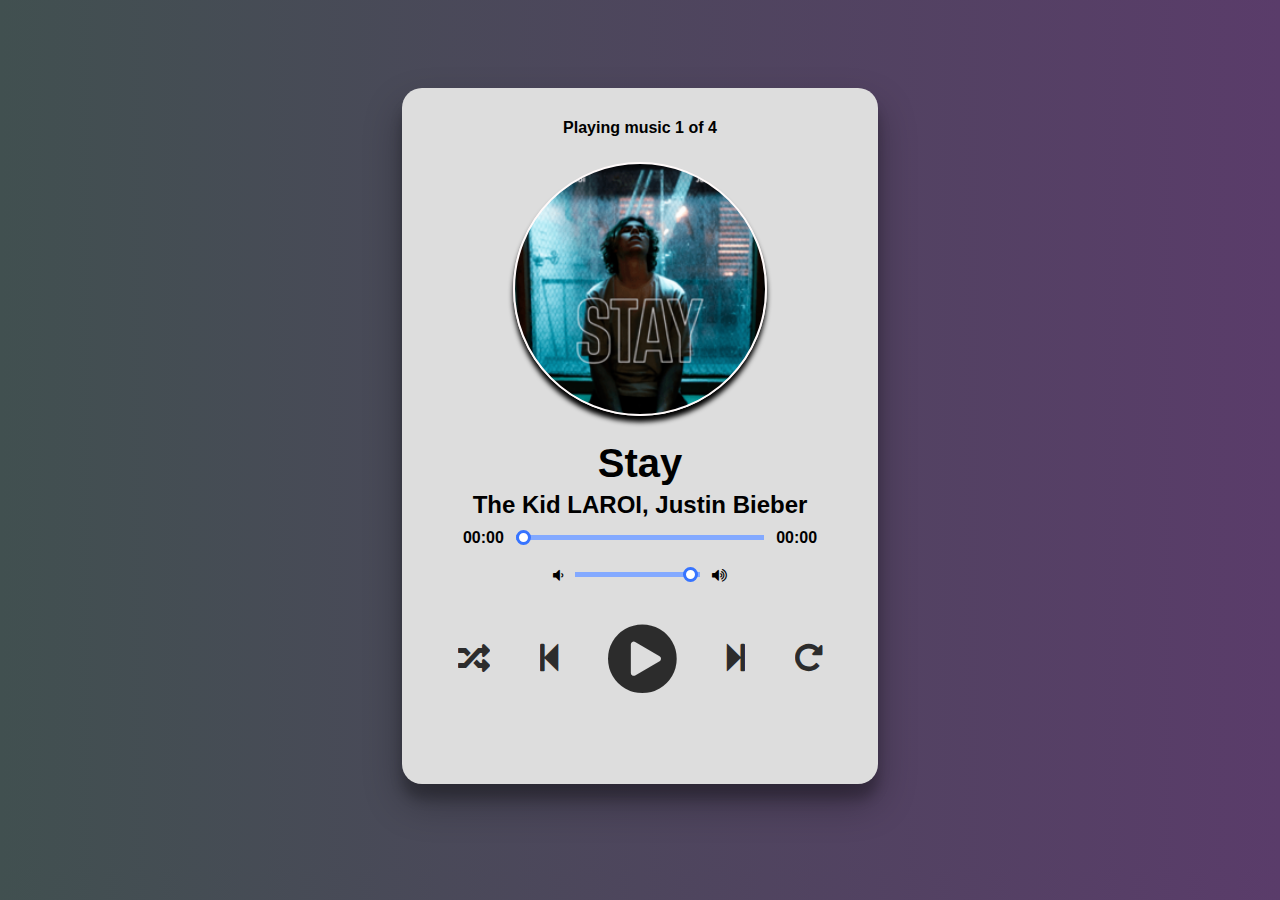
<file: Music_Player-main/index.html>
<!DOCTYPE html>
<html lang="en">
<head>
    <meta charset="UTF-8">
    <meta http-equiv="X-UA-Compatible" content="IE=edge">
    <meta name="viewport" content="width=device-width, initial-scale=1.0">
    <title>Music Player</title>
    <link rel="stylesheet" href="style.css">
    <script src="script.js" defer></script>
    <link rel="shortcut icon" href="images/favicon.ico" type="image/x-icon">  
    <link rel="stylesheet" href="https://cdnjs.cloudflare.com/ajax/libs/font-awesome/5.13.0/css/all.min.css">
    <link rel="stylesheet" href="https://cdnjs.cloudflare.com/ajax/libs/font-awesome/4.7.0/css/font-awesome.min.css">
</head>
<body>
   <div class="player">
       <div class="wrapper">
           <div class="details">
               <div class="now-playing">PLAYING x OF y</div>
               <div class="track-art"></div>
               <div class="track-name">Track Name</div>
               <div class="track-artist">Track Artist</div>
           </div>

           <div class="slider_container">
               <div class="current-time">00:00</div>
                <input type="range" min="1" max="100" value="0" class="seek_slider" onchange="seekTo()">
                <div class="total-duration">00:00</div>
           </div>

           <div class="slider_container">
               <i class="fa fa-volume-down"></i>
                <input type="range" min="1" max="100" value="99" class="volume_slider" onchange="setVolume()">
                <i class="fa fa-volume-up"></i>
           </div>

           <div class="buttons">
               <div class="random-track" onclick="randomTrack()">
                   <i class="fas fa-random fa-2x" title="random"></i>
               </div>
               <div class="prev-track" onclick="prevTrack()">
                    <i class="fa fa-step-backward fa-2x"></i>
                </div>
                <div class="playpause-track" onclick="playpauseTrack()">
                    <i class="fa fa-play-circle fa-5x"></i>
                </div>
                <div class="next-track" onclick="nextTrack()">
                    <i class="fa fa-step-forward fa-2x"></i>
                </div>
                <div class="repeat-track" onclick="repeatTrack()">
                    <i class="fa fa-repeat fa-2x" title="repeat"></i>
                </div>
           </div>

            <div id="wave">
                <span class="stroke"></span>
                <span class="stroke"></span>
                <span class="stroke"></span>
                <span class="stroke"></span>
                <span class="stroke"></span>
                <span class="stroke"></span>
                <span class="stroke"></span>
            </div>  
       </div>
   </div>
</body>
</html>
</file>
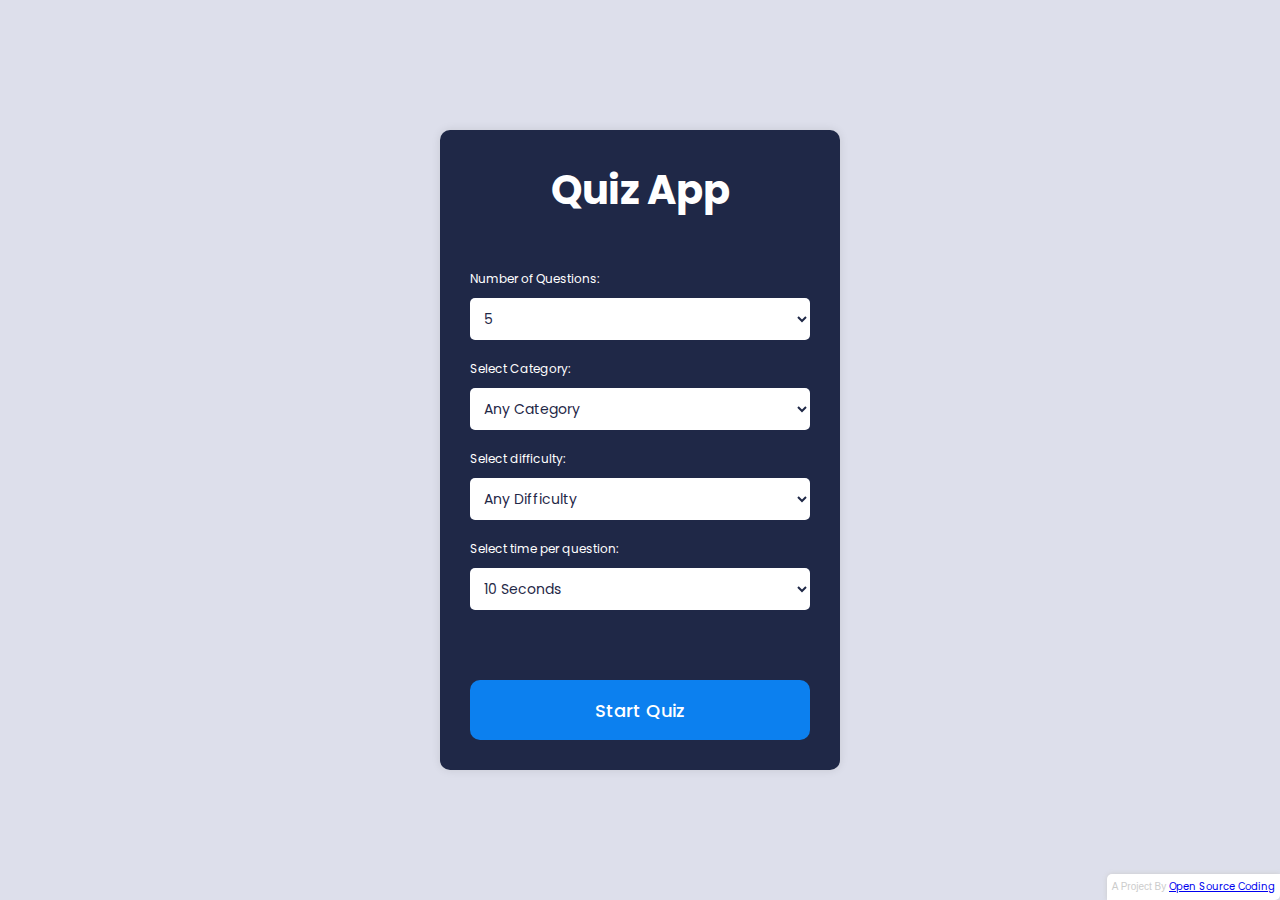
<file: Quiz-App-main/index.html>
<!DOCTYPE html>
<html lang="en">
  <head>
    <meta charset="UTF-8" />
    <meta http-equiv="X-UA-Compatible" content="IE=edge" />
    <meta name="viewport" content="width=device-width, initial-scale=1.0" />
    <link
      rel="stylesheet"
      href="https://cdnjs.cloudflare.com/ajax/libs/font-awesome/6.2.1/css/all.min.css"
      integrity="sha512-MV7K8+y+gLIBoVD59lQIYicR65iaqukzvf/nwasF0nqhPay5w/9lJmVM2hMDcnK1OnMGCdVK+iQrJ7lzPJQd1w=="
      crossorigin="anonymous"
      referrerpolicy="no-referrer"
    />
    <link rel="stylesheet" href="style.css" />
    <title>Quiz App</title>
  </head>
  <body>
    <div class="container">
      <div class="start-screen">
        <h1 class="heading">Quiz App</h1>
        <div class="settings">
          <label for="num-questions">Number of Questions:</label>
          <select id="num-questions">
            <option value="5">5</option>
            <option value="10">10</option>
            <option value="15">15</option>
            <option value="20">20</option>
            <option value="20">30</option>
            <option value="20">40</option>
            <option value="20">50</option>
          </select>
          <label for="category">Select Category:</label>
          <select id="category">
            <option value="">any category</option>
            <option value="9">general knowledge</option>
            <option value="10">books</option>
            <option value="11">films</option>
            <option value="12">music</option>
            <option value="14">television</option>
            <option value="15">video games</option>
            <option value="16">board games</option>
            <option value="17">science and nature</option>
            <option value="18">computers</option>
            <option value="19">mathematics</option>
            <option value="20">mythology</option>
            <option value="21">sports</option>
            <option value="22">geography</option>
            <option value="23">history</option>
            <option value="24">politics</option>
            <option value="25">art</option>
            <option value="28">vehicles</option>
          </select>
          <label for="difficulty">Select difficulty:</label>
          <select id="difficulty">
            <option value="">any difficulty</option>
            <option value="easy">easy</option>
            <option value="medium">medium</option>
            <option value="hard">hard</option>
          </select>
          <label for="time">Select time per question:</label>
          <select id="time">
            <option value="10">10 seconds</option>
            <option value="15">15 seconds</option>
            <option value="20">20 seconds</option>
            <option value="25">25 seconds</option>
            <option value="30">30 seconds</option>
            <option value="60">60 seconds</option>
          </select>
        </div>
        <button class="btn start">Start Quiz</button>
      </div>
      <div class="quiz hide">
        <div class="timer">
          <div class="progress">
            <div class="progress-bar"></div>
            <span class="progress-text"></span>
          </div>
        </div>
        <div class="question-wrapper">
          <div class="number">
            Question <span class="current">1</span>
            <span class="total">/10</span>
          </div>
          <div class="question">This is a question This is a question?</div>
        </div>
        <div class="answer-wrapper">
          <div class="answer selected">
            <span class="text">answer</span>
            <span class="checkbox">
              <i class="fas fa-check"></i>
            </span>
          </div>
        </div>
        <button class="btn submit" disabled>Submit</button>
        <button class="btn next">Next</button>
      </div>
      <div class="end-screen hide">
        <h1 class="heading">Quiz App</h1>
        <div class="score">
          <span class="score-text">Your score:</span>
          <div>
            <span class="final-score">0</span>
            <span class="total-score">/10</span>
          </div>
        </div>
        <button class="btn restart">Restart Quiz</button>
      </div>
    </div>

    <script src="script.js"></script>
  </body>   
</html>
<!-- It is a Simple quiz app -->
</file>
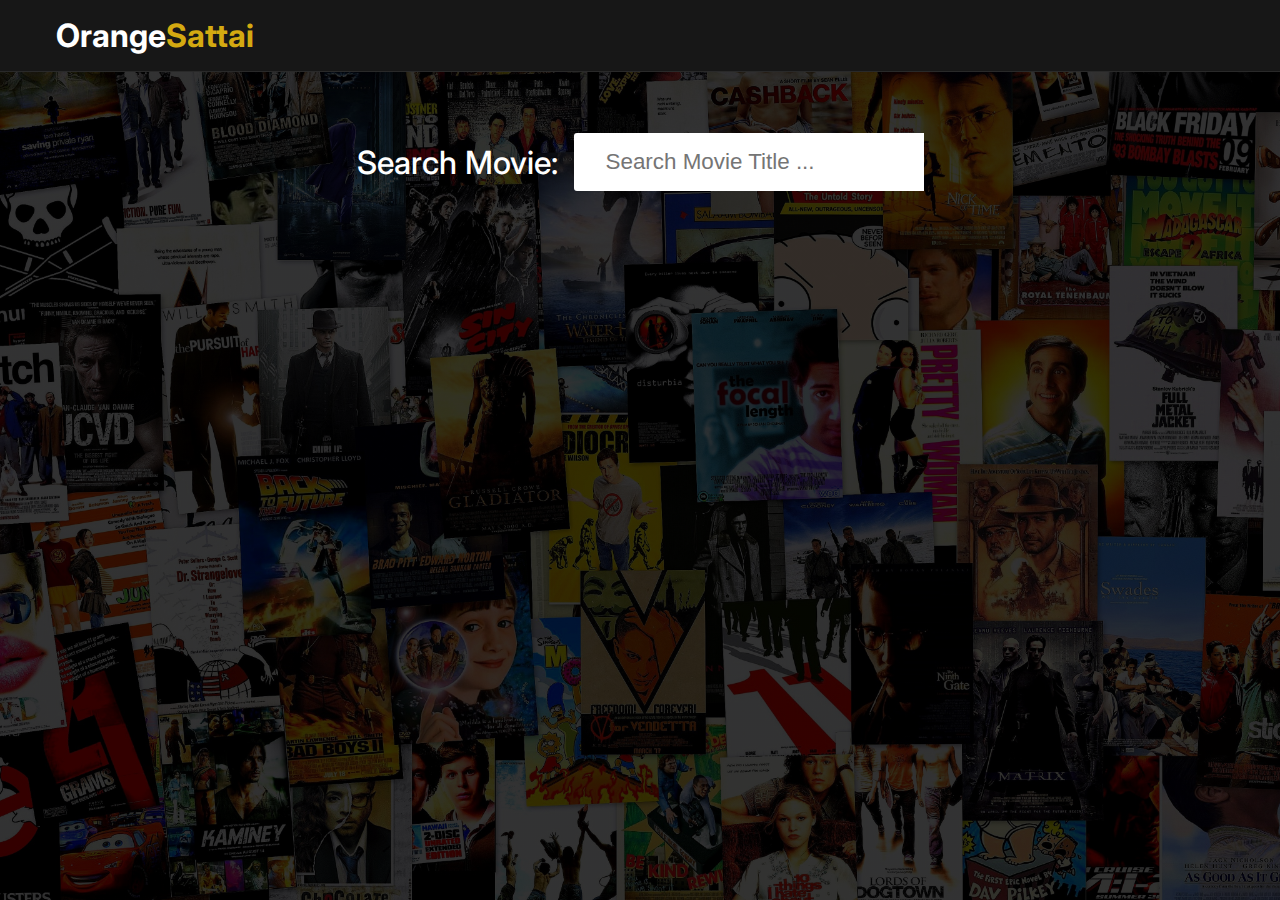
<file: Search_Movie-main/index.html>
<!DOCTYPE html>
<html lang="en">
<head>
    <meta charset="UTF-8">
    <meta http-equiv="X-UA-Compatible" content="IE=edge">
    <meta name="viewport" content="width=device-width, initial-scale=1.0">
    <title>Movie Search Website</title>
    <link rel="stylesheet" href="https://cdnjs.cloudflare.com/ajax/libs/font-awesome/6.0.0-beta3/css/all.min.css" integrity="sha512-Fo3rlrZj/k7ujTnHg4CGR2D7kSs0v4LLanw2qksYuRlEzO+tcaEPQogQ0KaoGN26/zrn20ImR1DfuLWnOo7aBA==" crossorigin="anonymous" referrerpolicy="no-referrer" />
    <link rel = "stylesheet" href = "style.css">
</head>
<body>
    
    <div class = "wrapper">
        <!-- logo -->
        <div class = "logo">
            <div class = "container">
                <p>Orange<span>Sattai</span></p>
            </div>
        </div>
        <!-- search container -->
        <div class = "search-container">
            <div class = "search-element">
                <h3>Search Movie:</h3>
                <input type = "text" class = "form-control" placeholder="Search Movie Title ..." id = "movie-search-box" onkeyup="findMovies()" onclick = "findMovies()">

                <div class = "search-list" id = "search-list">
                    <!-- list here -->
                    <!-- <div class = "search-list-item">
                        <div class = "search-item-thumbnail">
                            <img src = "medium-cover.jpg">
                        </div>
                        <div class = "search-item-info">
                            <h3>Guardians of the Galaxy Vol. 2</h3>
                            <p>2017</p>
                        </div>
                    </div> -->
                </div>
            </div>
        </div>
        <!-- end of search container -->

        <!-- result container -->
        <div class = "container">
            <div class = "result-container">
                <div class = "result-grid" id = "result-grid">
                    <!-- movie information here -->
                    <!-- <div class = "movie-poster">
                        <img src = "medium-cover.jpg" alt = "movie poster">
                    </div>
                    <div class = "movie-info">
                        <h3 class = "movie-title">Guardians of the Galaxy Vol. 2</h3>
                        <ul class = "movie-misc-info">
                            <li class = "year">Year: 2017</li>
                            <li class = "rated">Ratings: PG-13</li>
                            <li class = "released">Released: 05 May 2017</li>
                        </ul>
                        <p class = "genre"><b>Genre:</b> Action, Adventure, Comedy</p>
                        <p class = "writer"><b>Writer:</b> James Gunn, Don Abnett, Andy Lanning</p>
                        <p class = "actors"><b>Actors: </b>Chris Pratt, Zoe Saldana, Dave Bautista</p>
                        <p class = "plot"><b>Plot:</b> The Guardians struggle to keep together as a team while dealing with their personal family issues, notably Star-Lord's ecounter with his father the ambitious celestial being Ego.</p>
                        <p class = "language"><b>Language:</b> English</p>
                        <p class = "awards"><b><i class = "fas fa-award"></i></b> Nominated for 1 Oscar</p>
                    </div> -->
                </div>
            </div>
        </div>
        <!-- end of result container -->
    </div>


    <!-- movie app js -->
    <script src = "script.js"></script>
</body>
</html>
</file>
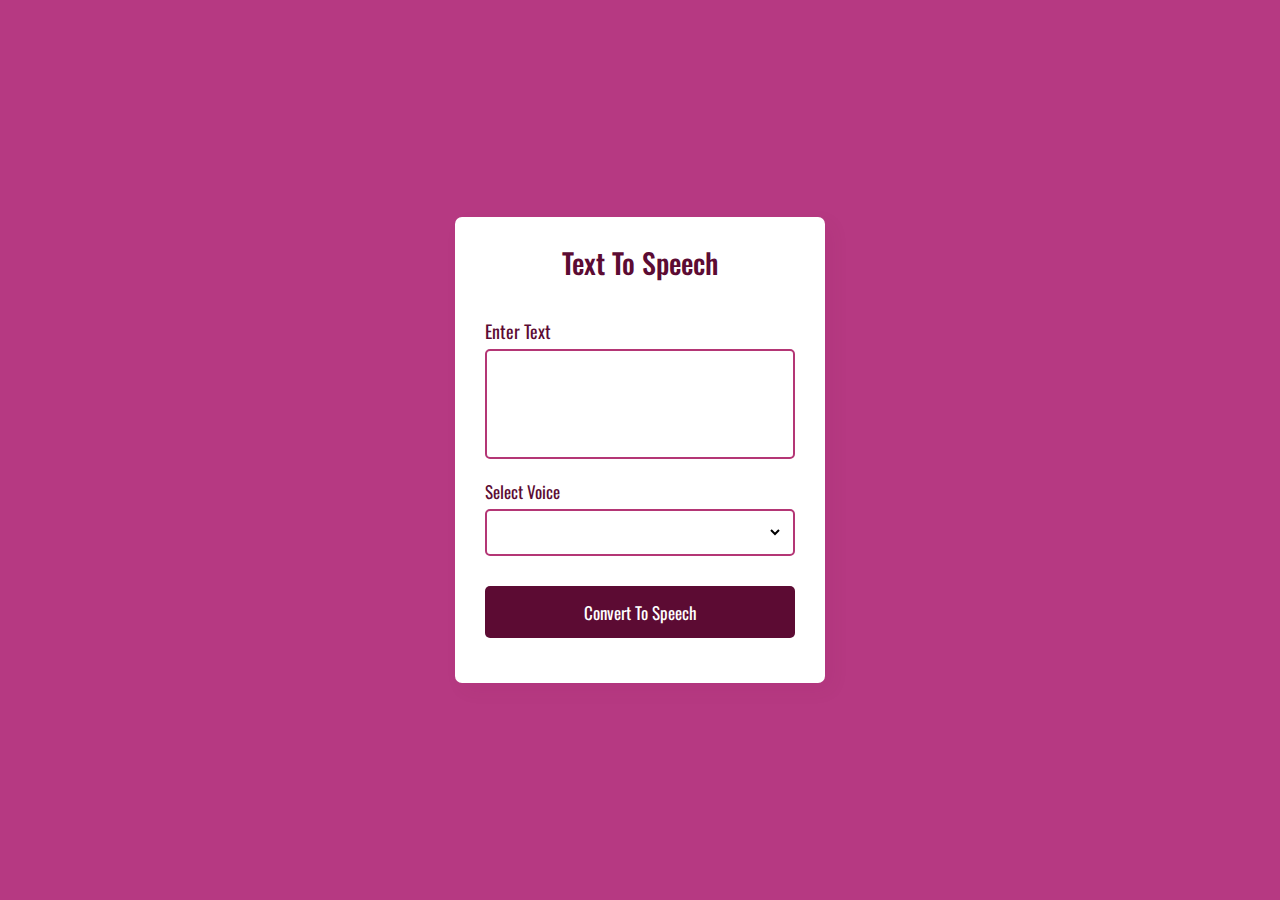
<file: Text-to-Speech-main/index.html>
<!DOCTYPE html>
<!-- Coding By CodingNepal - youtube.com/codingnepal -->
<html lang="en" dir="ltr">
  <head>
    <meta charset="utf-8">  
    <title>Text To Speech in JavaScript | CodingNepal</title>
    <link rel="stylesheet" href="style.css">
    <meta name="viewport" content="width=device-width, initial-scale=1.0">
  </head>
  <body>
    <div class="wrapper">
      <header>Text To Speech</header>
      <form action="#">
        <div class="row">
          <label>Enter Text</label>
          <textarea></textarea>
        </div>
        <div class="row">
          <label>Select Voice</label>
          <div class="outer">
            <select></select>
          </div>
        </div>
        <button>Convert To Speech</button>
      </form>
    </div>

    <script src="script.js"></script>

  </body>
</html>
</file>
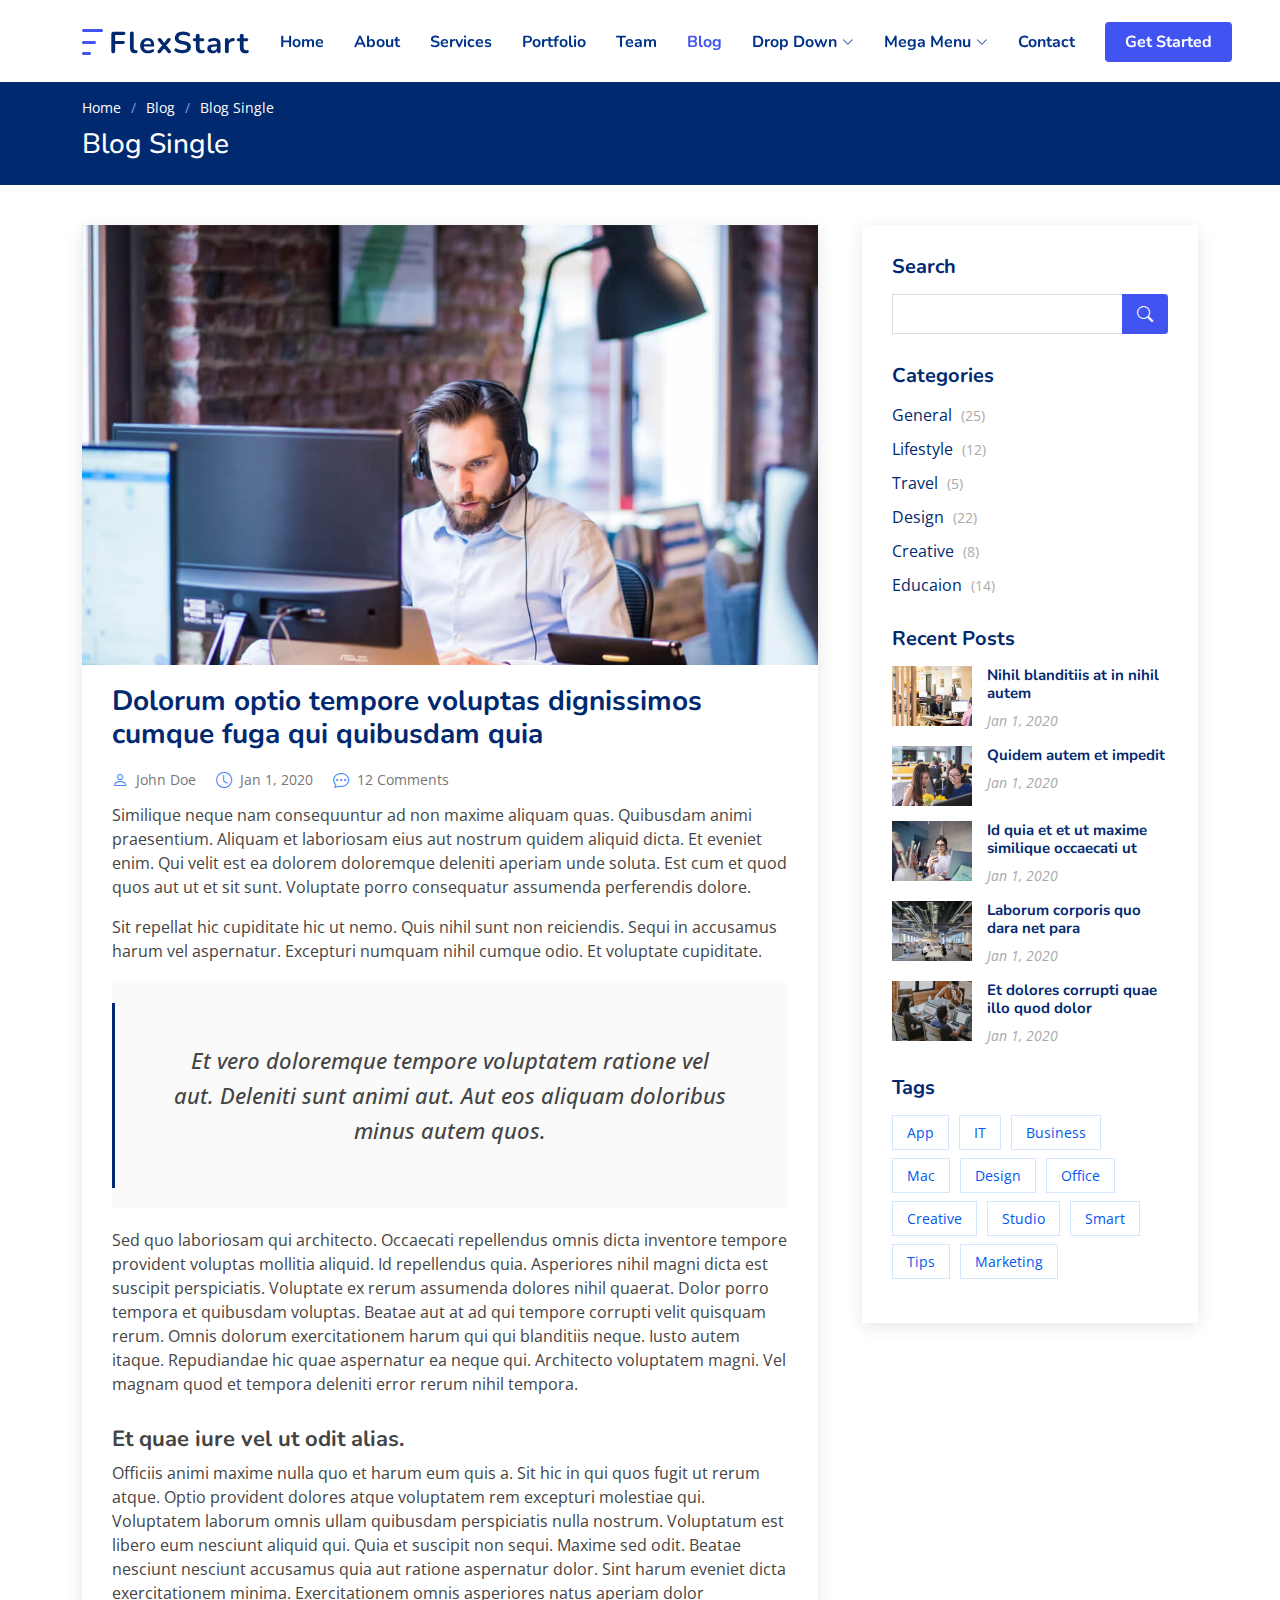
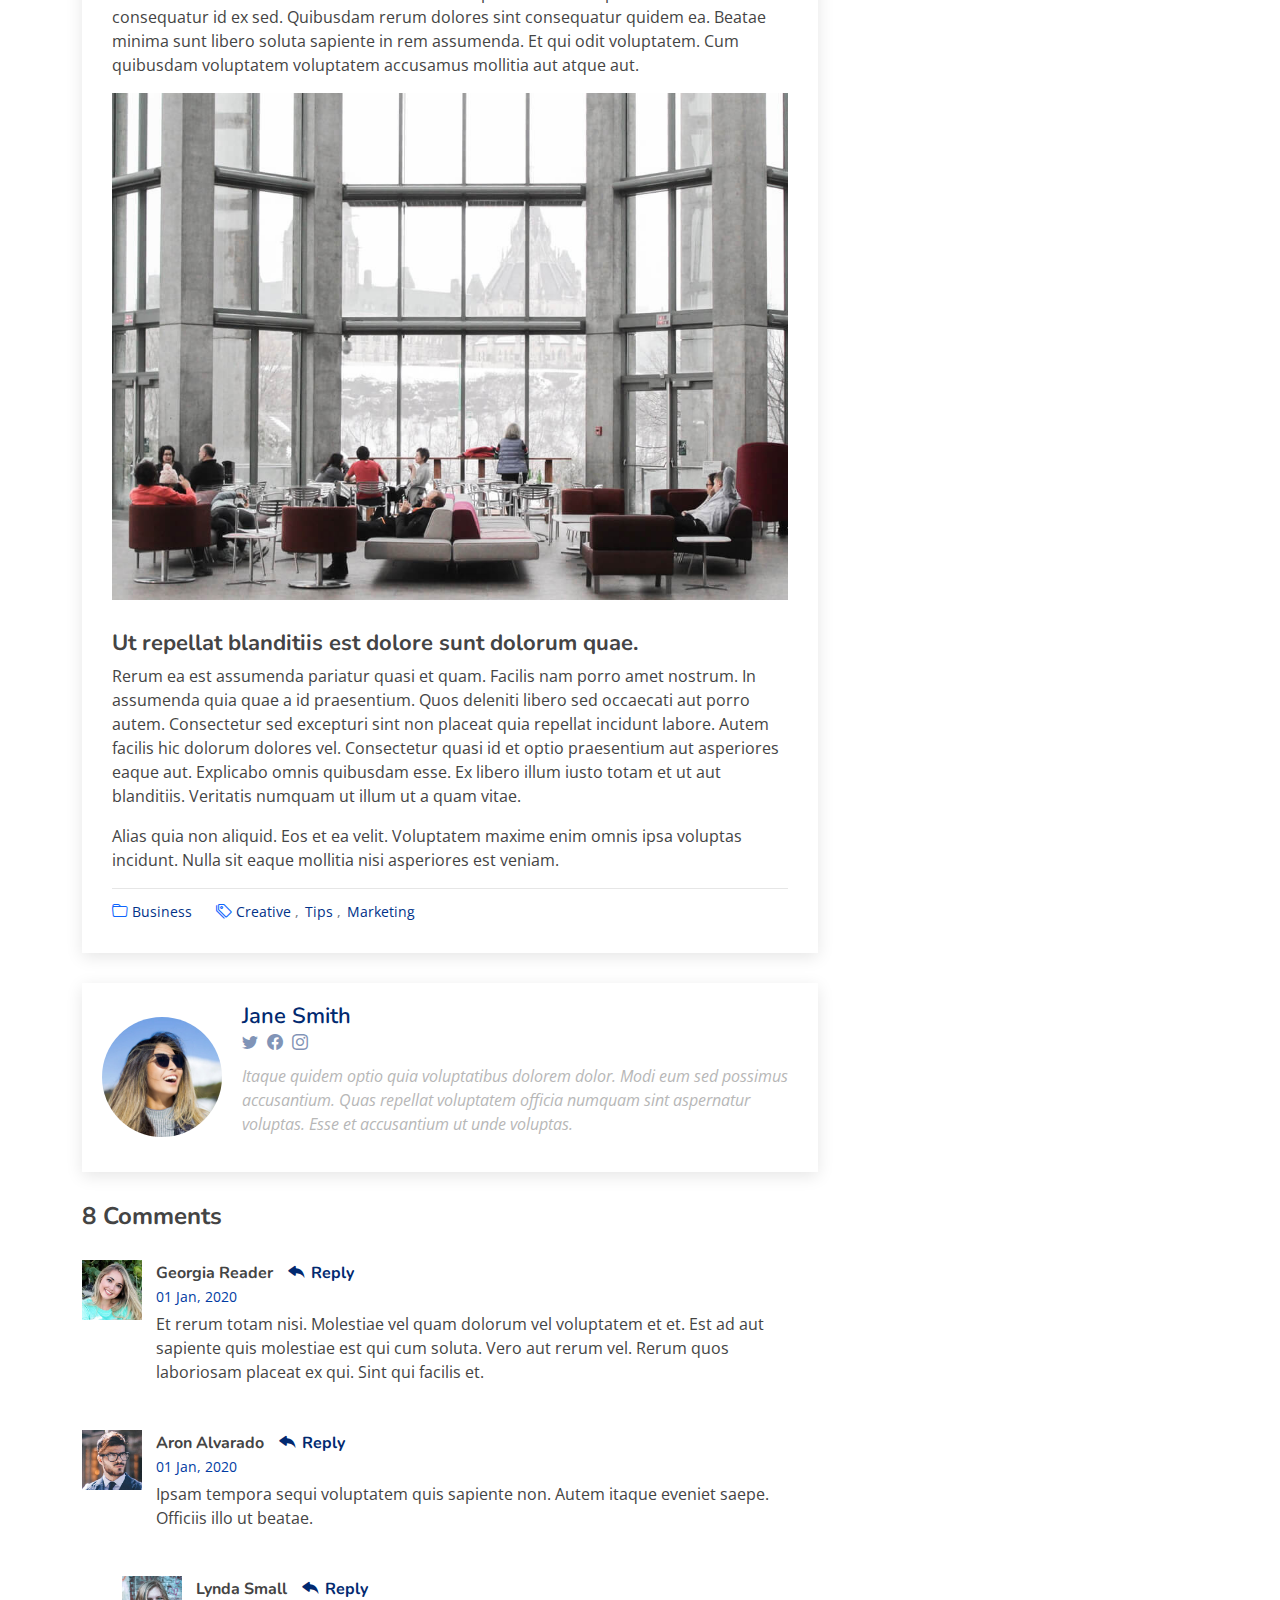
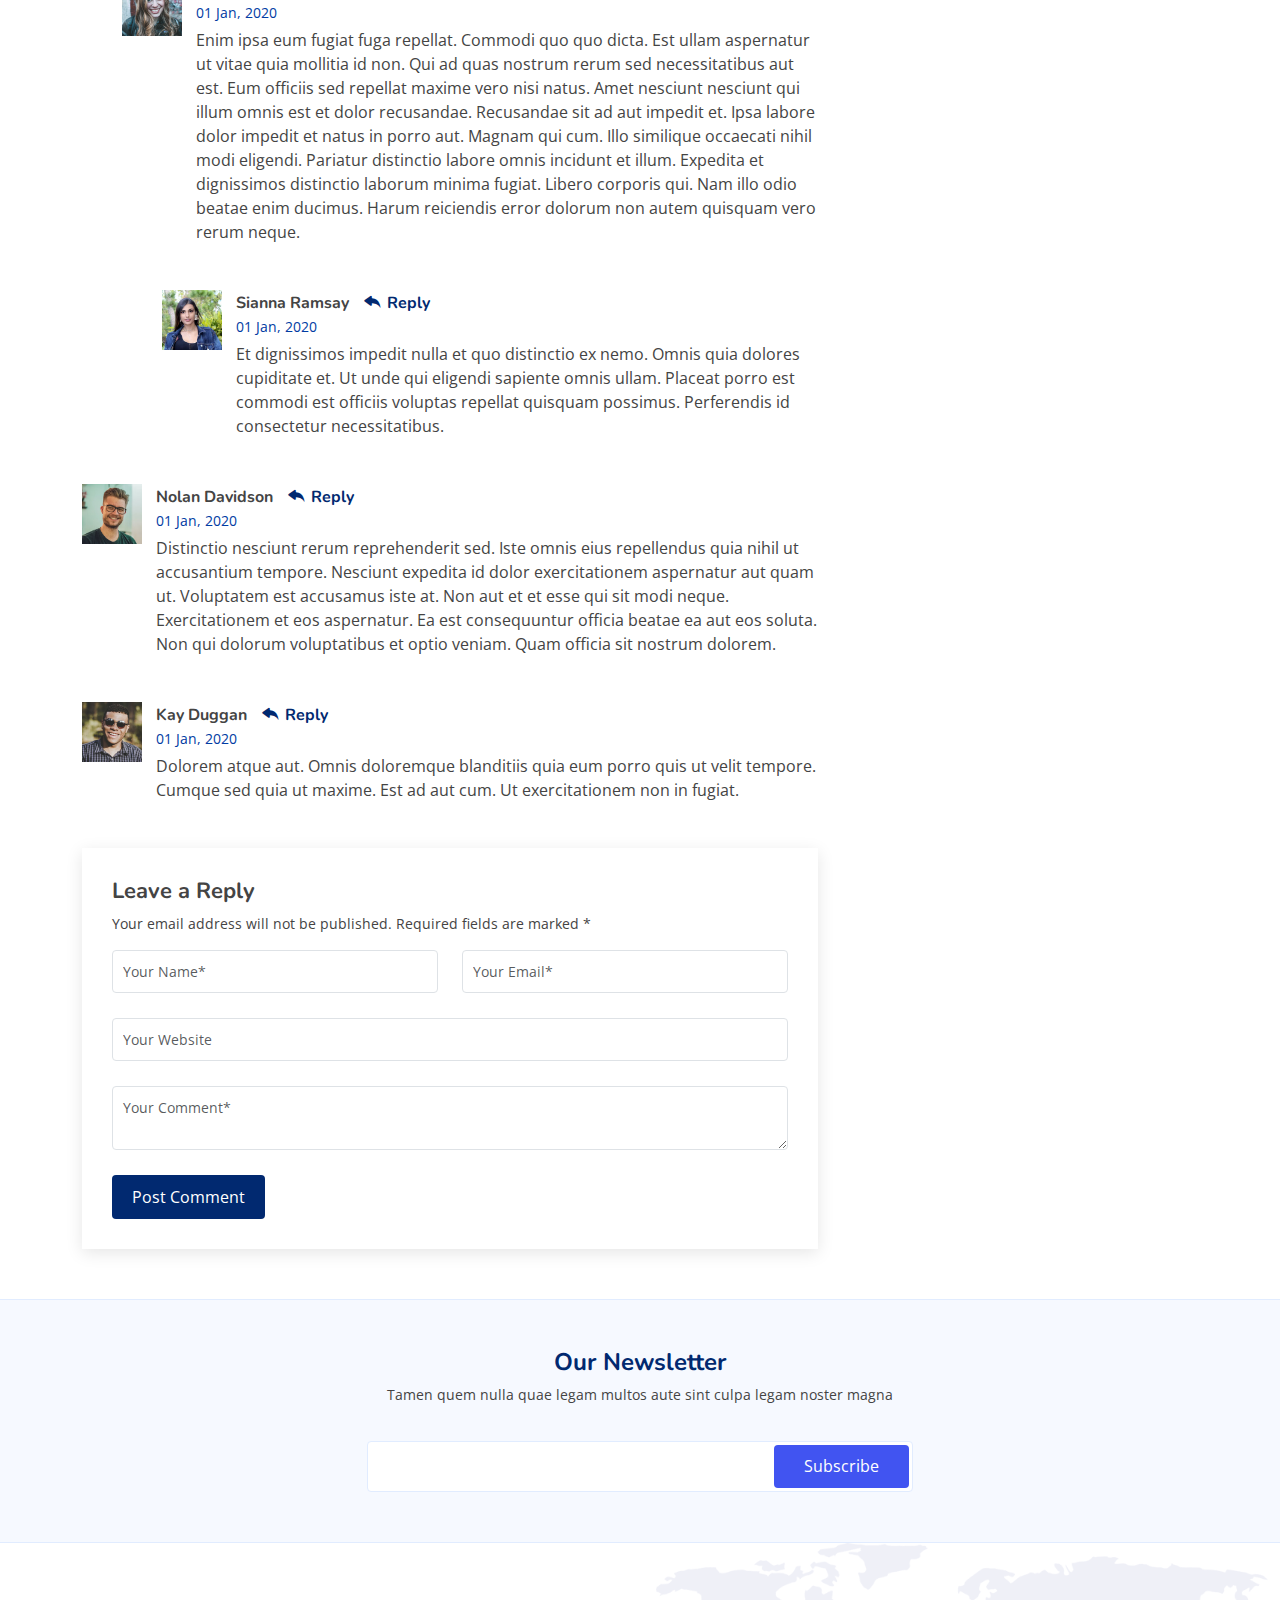
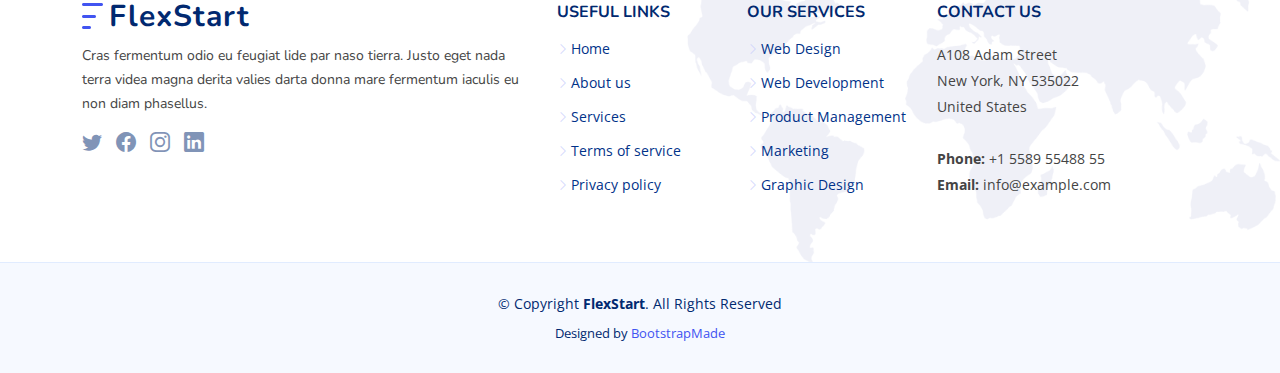
<file: FlexStart-main/blog-single.html>
<!DOCTYPE html>
<html lang="en">

<head>
  <meta charset="utf-8">
  <meta content="width=device-width, initial-scale=1.0" name="viewport">

  <title>Blog Single - FlexStart Bootstrap Template</title>
  <meta content="" name="description">
  <meta content="" name="keywords">

  <!-- Favicons -->
  <link href="assets/img/favicon.png" rel="icon">
  <link href="assets/img/apple-touch-icon.png" rel="apple-touch-icon">

  <!-- Google Fonts -->
  <link href="https://fonts.googleapis.com/css?family=Open+Sans:300,300i,400,400i,600,600i,700,700i|Nunito:300,300i,400,400i,600,600i,700,700i|Poppins:300,300i,400,400i,500,500i,600,600i,700,700i" rel="stylesheet">

  <!-- Vendor CSS Files -->
  <link href="assets/vendor/aos/aos.css" rel="stylesheet">
  <link href="assets/vendor/bootstrap/css/bootstrap.min.css" rel="stylesheet">
  <link href="assets/vendor/bootstrap-icons/bootstrap-icons.css" rel="stylesheet">
  <link href="assets/vendor/glightbox/css/glightbox.min.css" rel="stylesheet">
  <link href="assets/vendor/remixicon/remixicon.css" rel="stylesheet">
  <link href="assets/vendor/swiper/swiper-bundle.min.css" rel="stylesheet">

  <!-- Template Main CSS File -->
  <link href="assets/css/style.css" rel="stylesheet">

  <!-- =======================================================
  * Template Name: FlexStart
  * Updated: Sep 18 2023 with Bootstrap v5.3.2
  * Template URL: https://bootstrapmade.com/flexstart-bootstrap-startup-template/
  * Author: BootstrapMade.com
  * License: https://bootstrapmade.com/license/
  ======================================================== -->
</head>

<body>

  <!-- ======= Header ======= -->
  <header id="header" class="header fixed-top">
    <div class="container-fluid container-xl d-flex align-items-center justify-content-between">

      <a href="index.html" class="logo d-flex align-items-center">
        <img src="assets/img/logo.png" alt="">
        <span>FlexStart</span>
      </a>

      <nav id="navbar" class="navbar">
        <ul>
          <li><a class="nav-link scrollto " href="#hero">Home</a></li>
          <li><a class="nav-link scrollto" href="#about">About</a></li>
          <li><a class="nav-link scrollto" href="#services">Services</a></li>
          <li><a class="nav-link scrollto" href="#portfolio">Portfolio</a></li>
          <li><a class="nav-link scrollto" href="#team">Team</a></li>
          <li><a class="active" href="blog.html">Blog</a></li>
          <li class="dropdown"><a href="#"><span>Drop Down</span> <i class="bi bi-chevron-down"></i></a>
            <ul>
              <li><a href="#">Drop Down 1</a></li>
              <li class="dropdown"><a href="#"><span>Deep Drop Down</span> <i class="bi bi-chevron-right"></i></a>
                <ul>
                  <li><a href="#">Deep Drop Down 1</a></li>
                  <li><a href="#">Deep Drop Down 2</a></li>
                  <li><a href="#">Deep Drop Down 3</a></li>
                  <li><a href="#">Deep Drop Down 4</a></li>
                  <li><a href="#">Deep Drop Down 5</a></li>
                </ul>
              </li>
              <li><a href="#">Drop Down 2</a></li>
              <li><a href="#">Drop Down 3</a></li>
              <li><a href="#">Drop Down 4</a></li>
            </ul>
          </li>

          <li class="dropdown megamenu"><a href="#"><span>Mega Menu</span> <i class="bi bi-chevron-down"></i></a>
            <ul>
              <li>
                <a href="#">Column 1 link 1</a>
                <a href="#">Column 1 link 2</a>
                <a href="#">Column 1 link 3</a>
              </li>
              <li>
                <a href="#">Column 2 link 1</a>
                <a href="#">Column 2 link 2</a>
                <a href="#">Column 3 link 3</a>
              </li>
              <li>
                <a href="#">Column 3 link 1</a>
                <a href="#">Column 3 link 2</a>
                <a href="#">Column 3 link 3</a>
              </li>
              <li>
                <a href="#">Column 4 link 1</a>
                <a href="#">Column 4 link 2</a>
                <a href="#">Column 4 link 3</a>
              </li>
            </ul>
          </li>

          <li><a class="nav-link scrollto" href="#contact">Contact</a></li>
          <li><a class="getstarted scrollto" href="#about">Get Started</a></li>
        </ul>
        <i class="bi bi-list mobile-nav-toggle"></i>
      </nav><!-- .navbar -->

    </div>
  </header><!-- End Header -->

  <main id="main">

    <!-- ======= Breadcrumbs ======= -->
    <section class="breadcrumbs">
      <div class="container">

        <ol>
          <li><a href="index.html">Home</a></li>
          <li><a href="blog.html">Blog</a></li>
          <li>Blog Single</li>
        </ol>
        <h2>Blog Single</h2>

      </div>
    </section><!-- End Breadcrumbs -->

    <!-- ======= Blog Single Section ======= -->
    <section id="blog" class="blog">
      <div class="container" data-aos="fade-up">

        <div class="row">

          <div class="col-lg-8 entries">

            <article class="entry entry-single">

              <div class="entry-img">
                <img src="assets/img/blog/blog-1.jpg" alt="" class="img-fluid">
              </div>

              <h2 class="entry-title">
                <a href="blog-single.html">Dolorum optio tempore voluptas dignissimos cumque fuga qui quibusdam quia</a>
              </h2>

              <div class="entry-meta">
                <ul>
                  <li class="d-flex align-items-center"><i class="bi bi-person"></i> <a href="blog-single.html">John Doe</a></li>
                  <li class="d-flex align-items-center"><i class="bi bi-clock"></i> <a href="blog-single.html"><time datetime="2020-01-01">Jan 1, 2020</time></a></li>
                  <li class="d-flex align-items-center"><i class="bi bi-chat-dots"></i> <a href="blog-single.html">12 Comments</a></li>
                </ul>
              </div>

              <div class="entry-content">
                <p>
                  Similique neque nam consequuntur ad non maxime aliquam quas. Quibusdam animi praesentium. Aliquam et laboriosam eius aut nostrum quidem aliquid dicta.
                  Et eveniet enim. Qui velit est ea dolorem doloremque deleniti aperiam unde soluta. Est cum et quod quos aut ut et sit sunt. Voluptate porro consequatur assumenda perferendis dolore.
                </p>

                <p>
                  Sit repellat hic cupiditate hic ut nemo. Quis nihil sunt non reiciendis. Sequi in accusamus harum vel aspernatur. Excepturi numquam nihil cumque odio. Et voluptate cupiditate.
                </p>

                <blockquote>
                  <p>
                    Et vero doloremque tempore voluptatem ratione vel aut. Deleniti sunt animi aut. Aut eos aliquam doloribus minus autem quos.
                  </p>
                </blockquote>

                <p>
                  Sed quo laboriosam qui architecto. Occaecati repellendus omnis dicta inventore tempore provident voluptas mollitia aliquid. Id repellendus quia. Asperiores nihil magni dicta est suscipit perspiciatis. Voluptate ex rerum assumenda dolores nihil quaerat.
                  Dolor porro tempora et quibusdam voluptas. Beatae aut at ad qui tempore corrupti velit quisquam rerum. Omnis dolorum exercitationem harum qui qui blanditiis neque.
                  Iusto autem itaque. Repudiandae hic quae aspernatur ea neque qui. Architecto voluptatem magni. Vel magnam quod et tempora deleniti error rerum nihil tempora.
                </p>

                <h3>Et quae iure vel ut odit alias.</h3>
                <p>
                  Officiis animi maxime nulla quo et harum eum quis a. Sit hic in qui quos fugit ut rerum atque. Optio provident dolores atque voluptatem rem excepturi molestiae qui. Voluptatem laborum omnis ullam quibusdam perspiciatis nulla nostrum. Voluptatum est libero eum nesciunt aliquid qui.
                  Quia et suscipit non sequi. Maxime sed odit. Beatae nesciunt nesciunt accusamus quia aut ratione aspernatur dolor. Sint harum eveniet dicta exercitationem minima. Exercitationem omnis asperiores natus aperiam dolor consequatur id ex sed. Quibusdam rerum dolores sint consequatur quidem ea.
                  Beatae minima sunt libero soluta sapiente in rem assumenda. Et qui odit voluptatem. Cum quibusdam voluptatem voluptatem accusamus mollitia aut atque aut.
                </p>
                <img src="assets/img/blog/blog-inside-post.jpg" class="img-fluid" alt="">

                <h3>Ut repellat blanditiis est dolore sunt dolorum quae.</h3>
                <p>
                  Rerum ea est assumenda pariatur quasi et quam. Facilis nam porro amet nostrum. In assumenda quia quae a id praesentium. Quos deleniti libero sed occaecati aut porro autem. Consectetur sed excepturi sint non placeat quia repellat incidunt labore. Autem facilis hic dolorum dolores vel.
                  Consectetur quasi id et optio praesentium aut asperiores eaque aut. Explicabo omnis quibusdam esse. Ex libero illum iusto totam et ut aut blanditiis. Veritatis numquam ut illum ut a quam vitae.
                </p>
                <p>
                  Alias quia non aliquid. Eos et ea velit. Voluptatem maxime enim omnis ipsa voluptas incidunt. Nulla sit eaque mollitia nisi asperiores est veniam.
                </p>

              </div>

              <div class="entry-footer">
                <i class="bi bi-folder"></i>
                <ul class="cats">
                  <li><a href="#">Business</a></li>
                </ul>

                <i class="bi bi-tags"></i>
                <ul class="tags">
                  <li><a href="#">Creative</a></li>
                  <li><a href="#">Tips</a></li>
                  <li><a href="#">Marketing</a></li>
                </ul>
              </div>

            </article><!-- End blog entry -->

            <div class="blog-author d-flex align-items-center">
              <img src="assets/img/blog/blog-author.jpg" class="rounded-circle float-left" alt="">
              <div>
                <h4>Jane Smith</h4>
                <div class="social-links">
                  <a href="https://twitters.com/#"><i class="bi bi-twitter"></i></a>
                  <a href="https://facebook.com/#"><i class="bi bi-facebook"></i></a>
                  <a href="https://instagram.com/#"><i class="biu bi-instagram"></i></a>
                </div>
                <p>
                  Itaque quidem optio quia voluptatibus dolorem dolor. Modi eum sed possimus accusantium. Quas repellat voluptatem officia numquam sint aspernatur voluptas. Esse et accusantium ut unde voluptas.
                </p>
              </div>
            </div><!-- End blog author bio -->

            <div class="blog-comments">

              <h4 class="comments-count">8 Comments</h4>

              <div id="comment-1" class="comment">
                <div class="d-flex">
                  <div class="comment-img"><img src="assets/img/blog/comments-1.jpg" alt=""></div>
                  <div>
                    <h5><a href="">Georgia Reader</a> <a href="#" class="reply"><i class="bi bi-reply-fill"></i> Reply</a></h5>
                    <time datetime="2020-01-01">01 Jan, 2020</time>
                    <p>
                      Et rerum totam nisi. Molestiae vel quam dolorum vel voluptatem et et. Est ad aut sapiente quis molestiae est qui cum soluta.
                      Vero aut rerum vel. Rerum quos laboriosam placeat ex qui. Sint qui facilis et.
                    </p>
                  </div>
                </div>
              </div><!-- End comment #1 -->

              <div id="comment-2" class="comment">
                <div class="d-flex">
                  <div class="comment-img"><img src="assets/img/blog/comments-2.jpg" alt=""></div>
                  <div>
                    <h5><a href="">Aron Alvarado</a> <a href="#" class="reply"><i class="bi bi-reply-fill"></i> Reply</a></h5>
                    <time datetime="2020-01-01">01 Jan, 2020</time>
                    <p>
                      Ipsam tempora sequi voluptatem quis sapiente non. Autem itaque eveniet saepe. Officiis illo ut beatae.
                    </p>
                  </div>
                </div>

                <div id="comment-reply-1" class="comment comment-reply">
                  <div class="d-flex">
                    <div class="comment-img"><img src="assets/img/blog/comments-3.jpg" alt=""></div>
                    <div>
                      <h5><a href="">Lynda Small</a> <a href="#" class="reply"><i class="bi bi-reply-fill"></i> Reply</a></h5>
                      <time datetime="2020-01-01">01 Jan, 2020</time>
                      <p>
                        Enim ipsa eum fugiat fuga repellat. Commodi quo quo dicta. Est ullam aspernatur ut vitae quia mollitia id non. Qui ad quas nostrum rerum sed necessitatibus aut est. Eum officiis sed repellat maxime vero nisi natus. Amet nesciunt nesciunt qui illum omnis est et dolor recusandae.

                        Recusandae sit ad aut impedit et. Ipsa labore dolor impedit et natus in porro aut. Magnam qui cum. Illo similique occaecati nihil modi eligendi. Pariatur distinctio labore omnis incidunt et illum. Expedita et dignissimos distinctio laborum minima fugiat.

                        Libero corporis qui. Nam illo odio beatae enim ducimus. Harum reiciendis error dolorum non autem quisquam vero rerum neque.
                      </p>
                    </div>
                  </div>

                  <div id="comment-reply-2" class="comment comment-reply">
                    <div class="d-flex">
                      <div class="comment-img"><img src="assets/img/blog/comments-4.jpg" alt=""></div>
                      <div>
                        <h5><a href="">Sianna Ramsay</a> <a href="#" class="reply"><i class="bi bi-reply-fill"></i> Reply</a></h5>
                        <time datetime="2020-01-01">01 Jan, 2020</time>
                        <p>
                          Et dignissimos impedit nulla et quo distinctio ex nemo. Omnis quia dolores cupiditate et. Ut unde qui eligendi sapiente omnis ullam. Placeat porro est commodi est officiis voluptas repellat quisquam possimus. Perferendis id consectetur necessitatibus.
                        </p>
                      </div>
                    </div>

                  </div><!-- End comment reply #2-->

                </div><!-- End comment reply #1-->

              </div><!-- End comment #2-->

              <div id="comment-3" class="comment">
                <div class="d-flex">
                  <div class="comment-img"><img src="assets/img/blog/comments-5.jpg" alt=""></div>
                  <div>
                    <h5><a href="">Nolan Davidson</a> <a href="#" class="reply"><i class="bi bi-reply-fill"></i> Reply</a></h5>
                    <time datetime="2020-01-01">01 Jan, 2020</time>
                    <p>
                      Distinctio nesciunt rerum reprehenderit sed. Iste omnis eius repellendus quia nihil ut accusantium tempore. Nesciunt expedita id dolor exercitationem aspernatur aut quam ut. Voluptatem est accusamus iste at.
                      Non aut et et esse qui sit modi neque. Exercitationem et eos aspernatur. Ea est consequuntur officia beatae ea aut eos soluta. Non qui dolorum voluptatibus et optio veniam. Quam officia sit nostrum dolorem.
                    </p>
                  </div>
                </div>

              </div><!-- End comment #3 -->

              <div id="comment-4" class="comment">
                <div class="d-flex">
                  <div class="comment-img"><img src="assets/img/blog/comments-6.jpg" alt=""></div>
                  <div>
                    <h5><a href="">Kay Duggan</a> <a href="#" class="reply"><i class="bi bi-reply-fill"></i> Reply</a></h5>
                    <time datetime="2020-01-01">01 Jan, 2020</time>
                    <p>
                      Dolorem atque aut. Omnis doloremque blanditiis quia eum porro quis ut velit tempore. Cumque sed quia ut maxime. Est ad aut cum. Ut exercitationem non in fugiat.
                    </p>
                  </div>
                </div>

              </div><!-- End comment #4 -->

              <div class="reply-form">
                <h4>Leave a Reply</h4>
                <p>Your email address will not be published. Required fields are marked * </p>
                <form action="">
                  <div class="row">
                    <div class="col-md-6 form-group">
                      <input name="name" type="text" class="form-control" placeholder="Your Name*">
                    </div>
                    <div class="col-md-6 form-group">
                      <input name="email" type="text" class="form-control" placeholder="Your Email*">
                    </div>
                  </div>
                  <div class="row">
                    <div class="col form-group">
                      <input name="website" type="text" class="form-control" placeholder="Your Website">
                    </div>
                  </div>
                  <div class="row">
                    <div class="col form-group">
                      <textarea name="comment" class="form-control" placeholder="Your Comment*"></textarea>
                    </div>
                  </div>
                  <button type="submit" class="btn btn-primary">Post Comment</button>

                </form>

              </div>

            </div><!-- End blog comments -->

          </div><!-- End blog entries list -->

          <div class="col-lg-4">

            <div class="sidebar">

              <h3 class="sidebar-title">Search</h3>
              <div class="sidebar-item search-form">
                <form action="">
                  <input type="text">
                  <button type="submit"><i class="bi bi-search"></i></button>
                </form>
              </div><!-- End sidebar search formn-->

              <h3 class="sidebar-title">Categories</h3>
              <div class="sidebar-item categories">
                <ul>
                  <li><a href="#">General <span>(25)</span></a></li>
                  <li><a href="#">Lifestyle <span>(12)</span></a></li>
                  <li><a href="#">Travel <span>(5)</span></a></li>
                  <li><a href="#">Design <span>(22)</span></a></li>
                  <li><a href="#">Creative <span>(8)</span></a></li>
                  <li><a href="#">Educaion <span>(14)</span></a></li>
                </ul>
              </div><!-- End sidebar categories-->

              <h3 class="sidebar-title">Recent Posts</h3>
              <div class="sidebar-item recent-posts">
                <div class="post-item clearfix">
                  <img src="assets/img/blog/blog-recent-1.jpg" alt="">
                  <h4><a href="blog-single.html">Nihil blanditiis at in nihil autem</a></h4>
                  <time datetime="2020-01-01">Jan 1, 2020</time>
                </div>

                <div class="post-item clearfix">
                  <img src="assets/img/blog/blog-recent-2.jpg" alt="">
                  <h4><a href="blog-single.html">Quidem autem et impedit</a></h4>
                  <time datetime="2020-01-01">Jan 1, 2020</time>
                </div>

                <div class="post-item clearfix">
                  <img src="assets/img/blog/blog-recent-3.jpg" alt="">
                  <h4><a href="blog-single.html">Id quia et et ut maxime similique occaecati ut</a></h4>
                  <time datetime="2020-01-01">Jan 1, 2020</time>
                </div>

                <div class="post-item clearfix">
                  <img src="assets/img/blog/blog-recent-4.jpg" alt="">
                  <h4><a href="blog-single.html">Laborum corporis quo dara net para</a></h4>
                  <time datetime="2020-01-01">Jan 1, 2020</time>
                </div>

                <div class="post-item clearfix">
                  <img src="assets/img/blog/blog-recent-5.jpg" alt="">
                  <h4><a href="blog-single.html">Et dolores corrupti quae illo quod dolor</a></h4>
                  <time datetime="2020-01-01">Jan 1, 2020</time>
                </div>

              </div><!-- End sidebar recent posts-->

              <h3 class="sidebar-title">Tags</h3>
              <div class="sidebar-item tags">
                <ul>
                  <li><a href="#">App</a></li>
                  <li><a href="#">IT</a></li>
                  <li><a href="#">Business</a></li>
                  <li><a href="#">Mac</a></li>
                  <li><a href="#">Design</a></li>
                  <li><a href="#">Office</a></li>
                  <li><a href="#">Creative</a></li>
                  <li><a href="#">Studio</a></li>
                  <li><a href="#">Smart</a></li>
                  <li><a href="#">Tips</a></li>
                  <li><a href="#">Marketing</a></li>
                </ul>
              </div><!-- End sidebar tags-->

            </div><!-- End sidebar -->

          </div><!-- End blog sidebar -->

        </div>

      </div>
    </section><!-- End Blog Single Section -->

  </main><!-- End #main -->

  <!-- ======= Footer ======= -->
  <footer id="footer" class="footer">

    <div class="footer-newsletter">
      <div class="container">
        <div class="row justify-content-center">
          <div class="col-lg-12 text-center">
            <h4>Our Newsletter</h4>
            <p>Tamen quem nulla quae legam multos aute sint culpa legam noster magna</p>
          </div>
          <div class="col-lg-6">
            <form action="" method="post">
              <input type="email" name="email"><input type="submit" value="Subscribe">
            </form>
          </div>
        </div>
      </div>
    </div>

    <div class="footer-top">
      <div class="container">
        <div class="row gy-4">
          <div class="col-lg-5 col-md-12 footer-info">
            <a href="index.html" class="logo d-flex align-items-center">
              <img src="assets/img/logo.png" alt="">
              <span>FlexStart</span>
            </a>
            <p>Cras fermentum odio eu feugiat lide par naso tierra. Justo eget nada terra videa magna derita valies darta donna mare fermentum iaculis eu non diam phasellus.</p>
            <div class="social-links mt-3">
              <a href="#" class="twitter"><i class="bi bi-twitter"></i></a>
              <a href="#" class="facebook"><i class="bi bi-facebook"></i></a>
              <a href="#" class="instagram"><i class="bi bi-instagram"></i></a>
              <a href="#" class="linkedin"><i class="bi bi-linkedin"></i></a>
            </div>
          </div>

          <div class="col-lg-2 col-6 footer-links">
            <h4>Useful Links</h4>
            <ul>
              <li><i class="bi bi-chevron-right"></i> <a href="#">Home</a></li>
              <li><i class="bi bi-chevron-right"></i> <a href="#">About us</a></li>
              <li><i class="bi bi-chevron-right"></i> <a href="#">Services</a></li>
              <li><i class="bi bi-chevron-right"></i> <a href="#">Terms of service</a></li>
              <li><i class="bi bi-chevron-right"></i> <a href="#">Privacy policy</a></li>
            </ul>
          </div>

          <div class="col-lg-2 col-6 footer-links">
            <h4>Our Services</h4>
            <ul>
              <li><i class="bi bi-chevron-right"></i> <a href="#">Web Design</a></li>
              <li><i class="bi bi-chevron-right"></i> <a href="#">Web Development</a></li>
              <li><i class="bi bi-chevron-right"></i> <a href="#">Product Management</a></li>
              <li><i class="bi bi-chevron-right"></i> <a href="#">Marketing</a></li>
              <li><i class="bi bi-chevron-right"></i> <a href="#">Graphic Design</a></li>
            </ul>
          </div>

          <div class="col-lg-3 col-md-12 footer-contact text-center text-md-start">
            <h4>Contact Us</h4>
            <p>
              A108 Adam Street <br>
              New York, NY 535022<br>
              United States <br><br>
              <strong>Phone:</strong> +1 5589 55488 55<br>
              <strong>Email:</strong> info@example.com<br>
            </p>

          </div>

        </div>
      </div>
    </div>

    <div class="container">
      <div class="copyright">
        &copy; Copyright <strong><span>FlexStart</span></strong>. All Rights Reserved
      </div>
      <div class="credits">
        <!-- All the links in the footer should remain intact. -->
        <!-- You can delete the links only if you purchased the pro version. -->
        <!-- Licensing information: https://bootstrapmade.com/license/ -->
        <!-- Purchase the pro version with working PHP/AJAX contact form: https://bootstrapmade.com/flexstart-bootstrap-startup-template/ -->
        Designed by <a href="https://bootstrapmade.com/">BootstrapMade</a>
      </div>
    </div>
  </footer><!-- End Footer -->

  <a href="#" class="back-to-top d-flex align-items-center justify-content-center"><i class="bi bi-arrow-up-short"></i></a>

  <!-- Vendor JS Files -->
  <script src="assets/vendor/purecounter/purecounter_vanilla.js"></script>
  <script src="assets/vendor/aos/aos.js"></script>
  <script src="assets/vendor/bootstrap/js/bootstrap.bundle.min.js"></script>
  <script src="assets/vendor/glightbox/js/glightbox.min.js"></script>
  <script src="assets/vendor/isotope-layout/isotope.pkgd.min.js"></script>
  <script src="assets/vendor/swiper/swiper-bundle.min.js"></script>
  <script src="assets/vendor/php-email-form/validate.js"></script>

  <!-- Template Main JS File -->
  <script src="assets/js/main.js"></script>

</body>

</html>
</file>
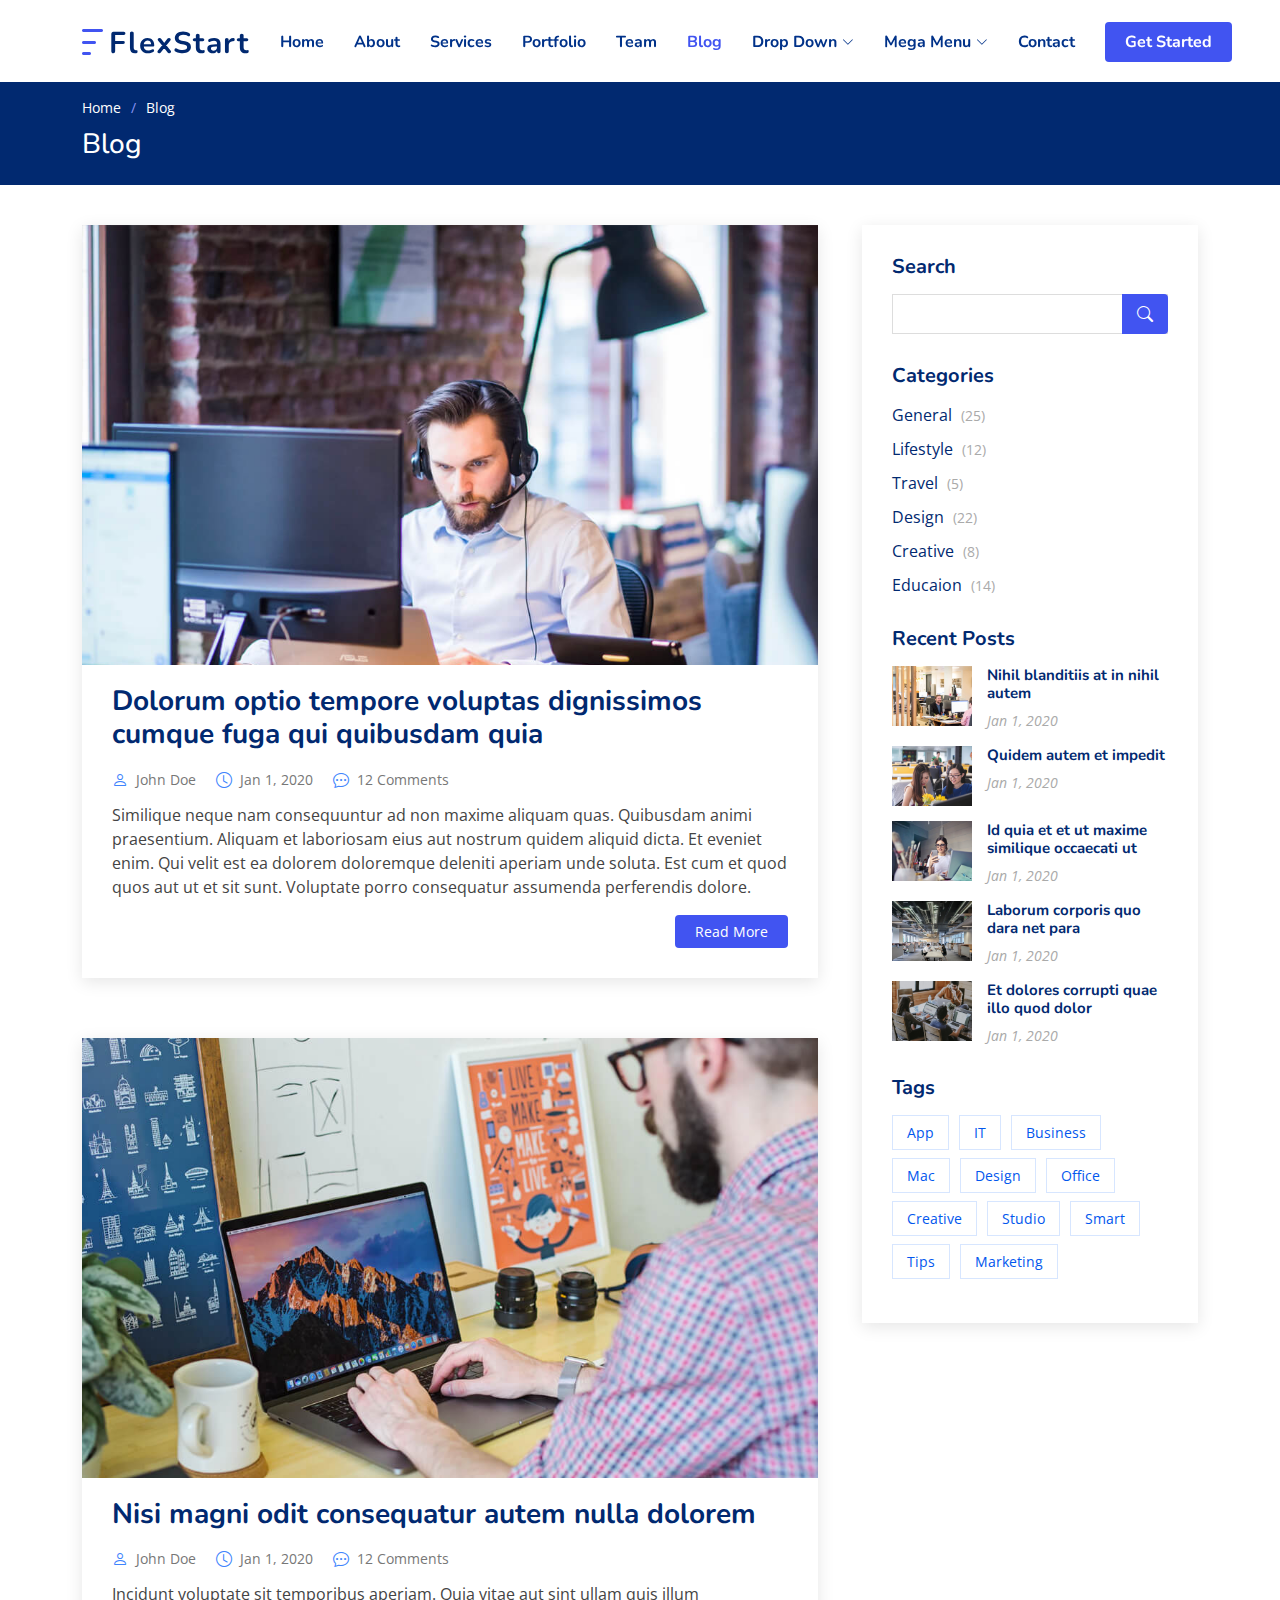
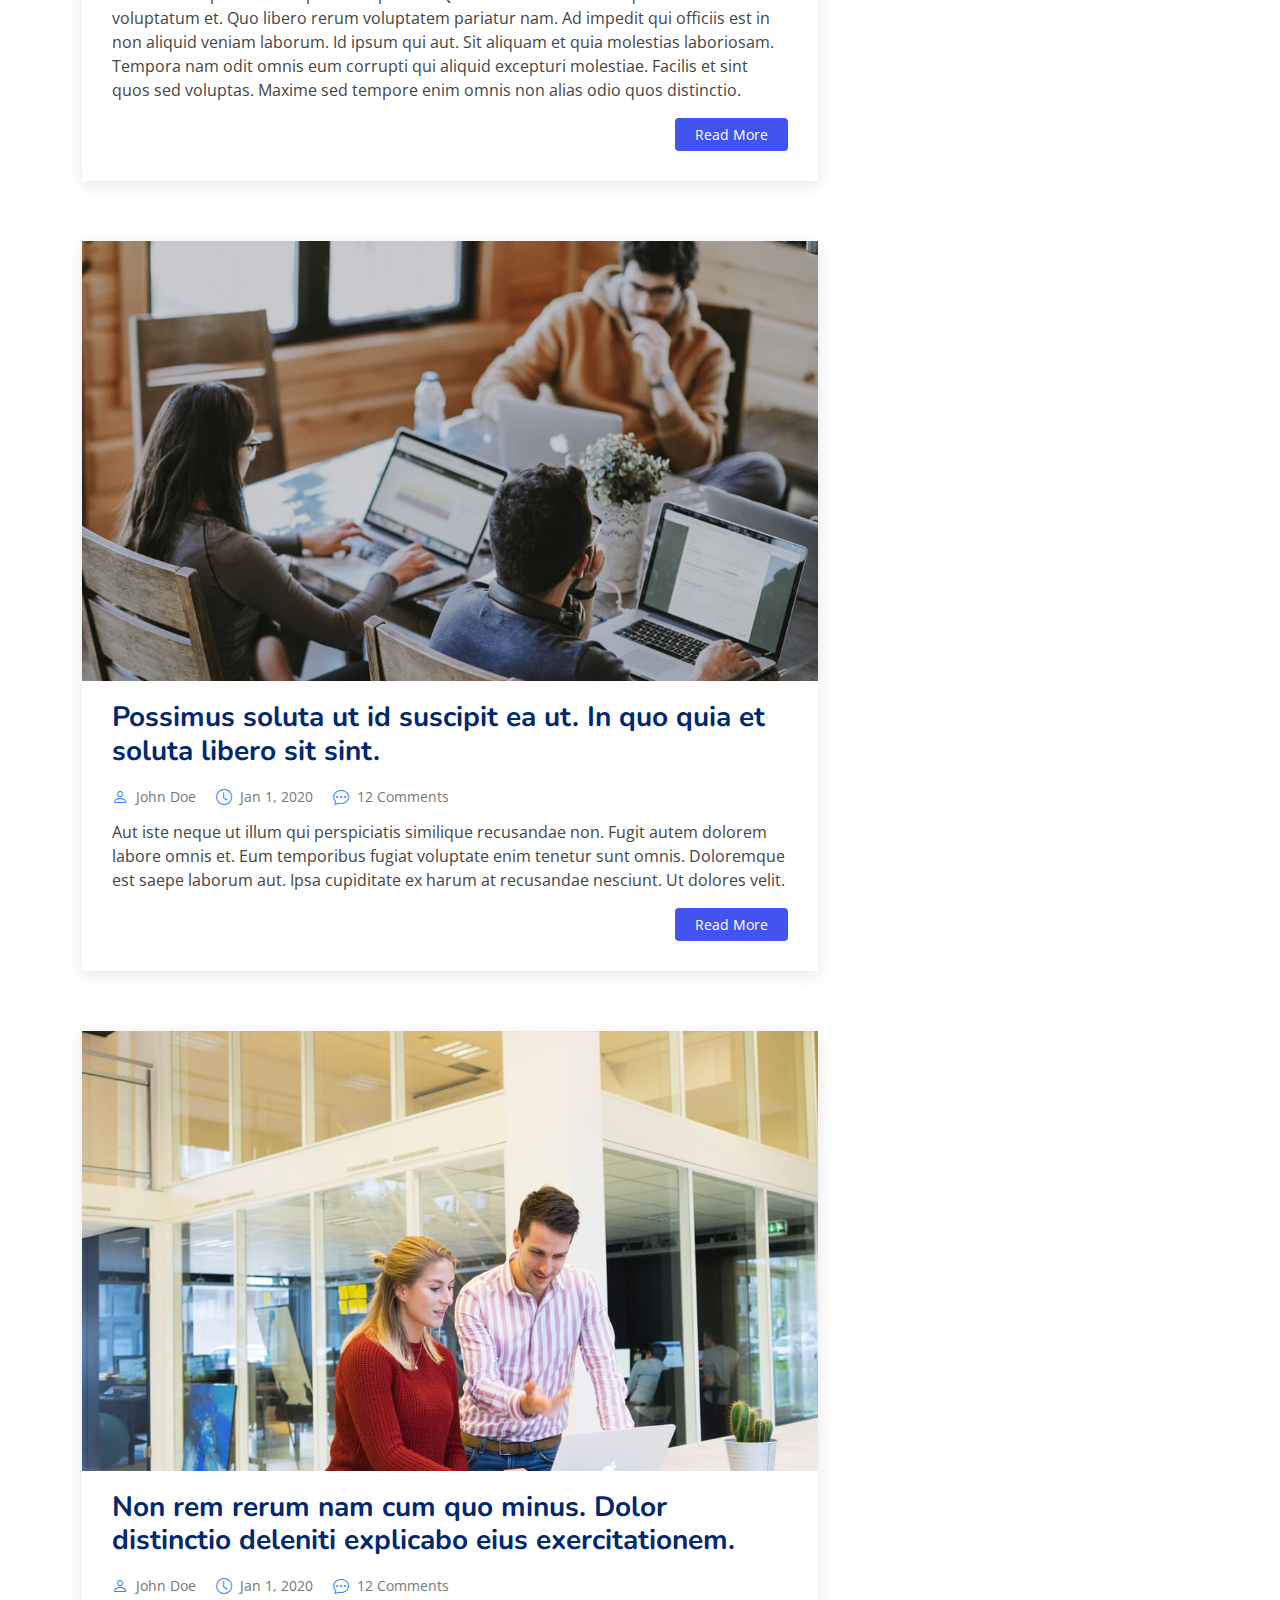
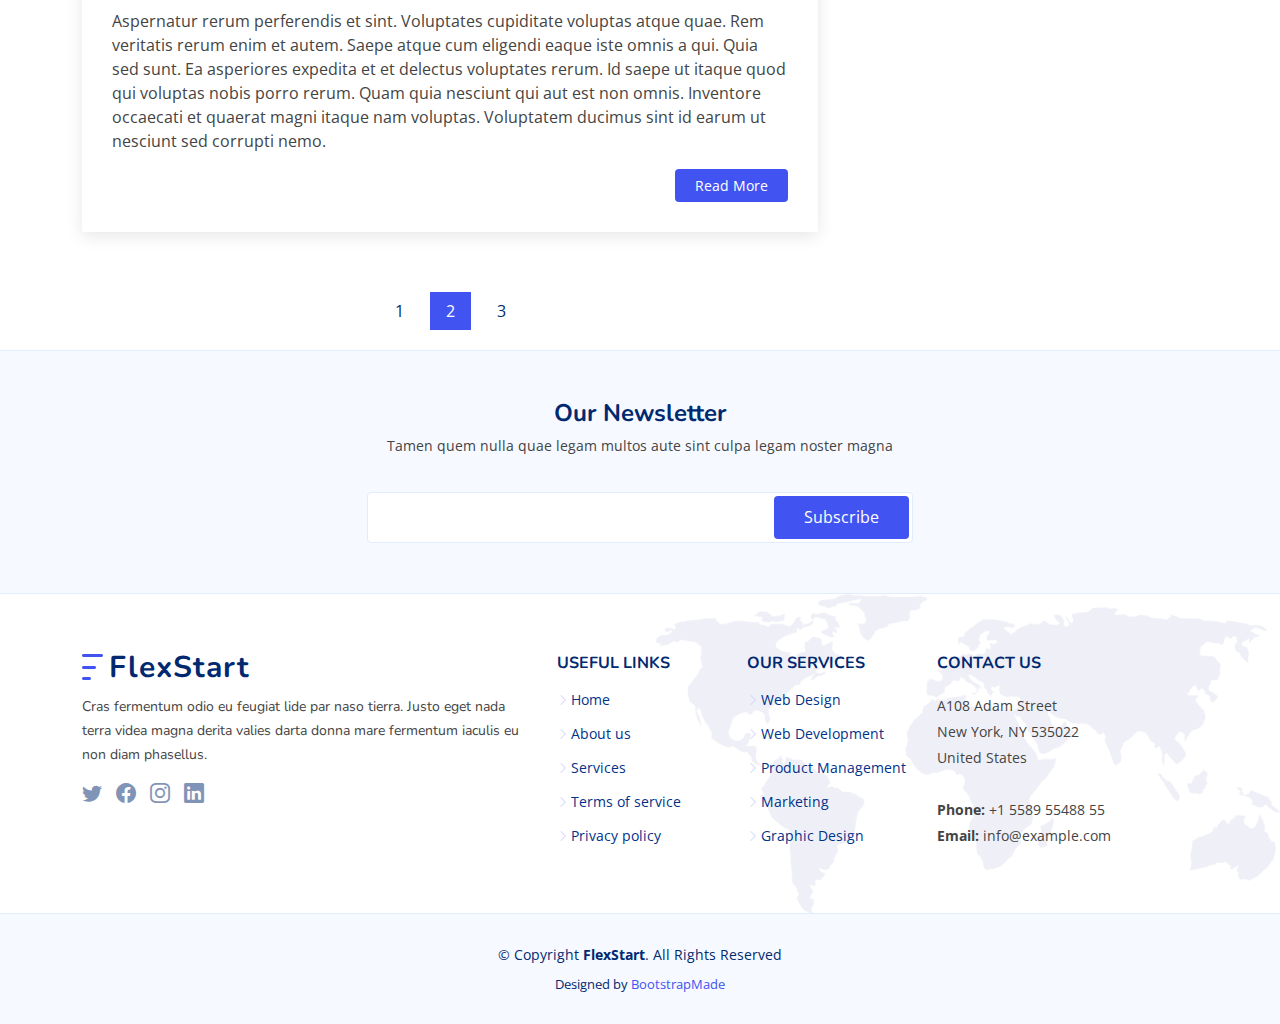
<file: FlexStart-main/blog.html>
<!DOCTYPE html>
<html lang="en">

<head>
  <meta charset="utf-8">
  <meta content="width=device-width, initial-scale=1.0" name="viewport">

  <title>Blog - FlexStart Bootstrap Template</title>
  <meta content="" name="description">
  <meta content="" name="keywords">

  <!-- Favicons -->
  <link href="assets/img/favicon.png" rel="icon">
  <link href="assets/img/apple-touch-icon.png" rel="apple-touch-icon">

  <!-- Google Fonts -->
  <link href="https://fonts.googleapis.com/css?family=Open+Sans:300,300i,400,400i,600,600i,700,700i|Nunito:300,300i,400,400i,600,600i,700,700i|Poppins:300,300i,400,400i,500,500i,600,600i,700,700i" rel="stylesheet">

  <!-- Vendor CSS Files -->
  <link href="assets/vendor/aos/aos.css" rel="stylesheet">
  <link href="assets/vendor/bootstrap/css/bootstrap.min.css" rel="stylesheet">
  <link href="assets/vendor/bootstrap-icons/bootstrap-icons.css" rel="stylesheet">
  <link href="assets/vendor/glightbox/css/glightbox.min.css" rel="stylesheet">
  <link href="assets/vendor/remixicon/remixicon.css" rel="stylesheet">
  <link href="assets/vendor/swiper/swiper-bundle.min.css" rel="stylesheet">

  <!-- Template Main CSS File -->
  <link href="assets/css/style.css" rel="stylesheet">

  <!-- =======================================================
  * Template Name: FlexStart
  * Updated: Sep 18 2023 with Bootstrap v5.3.2
  * Template URL: https://bootstrapmade.com/flexstart-bootstrap-startup-template/
  * Author: BootstrapMade.com
  * License: https://bootstrapmade.com/license/
  ======================================================== -->
</head>

<body>

  <!-- ======= Header ======= -->
  <header id="header" class="header fixed-top">
    <div class="container-fluid container-xl d-flex align-items-center justify-content-between">

      <a href="index.html" class="logo d-flex align-items-center">
        <img src="assets/img/logo.png" alt="">
        <span>FlexStart</span>
      </a>

      <nav id="navbar" class="navbar">
        <ul>
          <li><a class="nav-link scrollto " href="#hero">Home</a></li>
          <li><a class="nav-link scrollto" href="#about">About</a></li>
          <li><a class="nav-link scrollto" href="#services">Services</a></li>
          <li><a class="nav-link scrollto" href="#portfolio">Portfolio</a></li>
          <li><a class="nav-link scrollto" href="#team">Team</a></li>
          <li><a class="active" href="blog.html">Blog</a></li>
          <li class="dropdown"><a href="#"><span>Drop Down</span> <i class="bi bi-chevron-down"></i></a>
            <ul>
              <li><a href="#">Drop Down 1</a></li>
              <li class="dropdown"><a href="#"><span>Deep Drop Down</span> <i class="bi bi-chevron-right"></i></a>
                <ul>
                  <li><a href="#">Deep Drop Down 1</a></li>
                  <li><a href="#">Deep Drop Down 2</a></li>
                  <li><a href="#">Deep Drop Down 3</a></li>
                  <li><a href="#">Deep Drop Down 4</a></li>
                  <li><a href="#">Deep Drop Down 5</a></li>
                </ul>
              </li>
              <li><a href="#">Drop Down 2</a></li>
              <li><a href="#">Drop Down 3</a></li>
              <li><a href="#">Drop Down 4</a></li>
            </ul>
          </li>

          <li class="dropdown megamenu"><a href="#"><span>Mega Menu</span> <i class="bi bi-chevron-down"></i></a>
            <ul>
              <li>
                <a href="#">Column 1 link 1</a>
                <a href="#">Column 1 link 2</a>
                <a href="#">Column 1 link 3</a>
              </li>
              <li>
                <a href="#">Column 2 link 1</a>
                <a href="#">Column 2 link 2</a>
                <a href="#">Column 3 link 3</a>
              </li>
              <li>
                <a href="#">Column 3 link 1</a>
                <a href="#">Column 3 link 2</a>
                <a href="#">Column 3 link 3</a>
              </li>
              <li>
                <a href="#">Column 4 link 1</a>
                <a href="#">Column 4 link 2</a>
                <a href="#">Column 4 link 3</a>
              </li>
            </ul>
          </li>

          <li><a class="nav-link scrollto" href="#contact">Contact</a></li>
          <li><a class="getstarted scrollto" href="#about">Get Started</a></li>
        </ul>
        <i class="bi bi-list mobile-nav-toggle"></i>
      </nav><!-- .navbar -->

    </div>
  </header><!-- End Header -->

  <main id="main">

    <!-- ======= Breadcrumbs ======= -->
    <section class="breadcrumbs">
      <div class="container">

        <ol>
          <li><a href="index.html">Home</a></li>
          <li>Blog</li>
        </ol>
        <h2>Blog</h2>

      </div>
    </section><!-- End Breadcrumbs -->

    <!-- ======= Blog Section ======= -->
    <section id="blog" class="blog">
      <div class="container" data-aos="fade-up">

        <div class="row">

          <div class="col-lg-8 entries">

            <article class="entry">

              <div class="entry-img">
                <img src="assets/img/blog/blog-1.jpg" alt="" class="img-fluid">
              </div>

              <h2 class="entry-title">
                <a href="blog-single.html">Dolorum optio tempore voluptas dignissimos cumque fuga qui quibusdam quia</a>
              </h2>

              <div class="entry-meta">
                <ul>
                  <li class="d-flex align-items-center"><i class="bi bi-person"></i> <a href="blog-single.html">John Doe</a></li>
                  <li class="d-flex align-items-center"><i class="bi bi-clock"></i> <a href="blog-single.html"><time datetime="2020-01-01">Jan 1, 2020</time></a></li>
                  <li class="d-flex align-items-center"><i class="bi bi-chat-dots"></i> <a href="blog-single.html">12 Comments</a></li>
                </ul>
              </div>

              <div class="entry-content">
                <p>
                  Similique neque nam consequuntur ad non maxime aliquam quas. Quibusdam animi praesentium. Aliquam et laboriosam eius aut nostrum quidem aliquid dicta.
                  Et eveniet enim. Qui velit est ea dolorem doloremque deleniti aperiam unde soluta. Est cum et quod quos aut ut et sit sunt. Voluptate porro consequatur assumenda perferendis dolore.
                </p>
                <div class="read-more">
                  <a href="blog-single.html">Read More</a>
                </div>
              </div>

            </article><!-- End blog entry -->

            <article class="entry">

              <div class="entry-img">
                <img src="assets/img/blog/blog-2.jpg" alt="" class="img-fluid">
              </div>

              <h2 class="entry-title">
                <a href="blog-single.html">Nisi magni odit consequatur autem nulla dolorem</a>
              </h2>

              <div class="entry-meta">
                <ul>
                  <li class="d-flex align-items-center"><i class="bi bi-person"></i> <a href="blog-single.html">John Doe</a></li>
                  <li class="d-flex align-items-center"><i class="bi bi-clock"></i> <a href="blog-single.html"><time datetime="2020-01-01">Jan 1, 2020</time></a></li>
                  <li class="d-flex align-items-center"><i class="bi bi-chat-dots"></i> <a href="blog-single.html">12 Comments</a></li>
                </ul>
              </div>

              <div class="entry-content">
                <p>
                  Incidunt voluptate sit temporibus aperiam. Quia vitae aut sint ullam quis illum voluptatum et. Quo libero rerum voluptatem pariatur nam.
                  Ad impedit qui officiis est in non aliquid veniam laborum. Id ipsum qui aut. Sit aliquam et quia molestias laboriosam. Tempora nam odit omnis eum corrupti qui aliquid excepturi molestiae. Facilis et sint quos sed voluptas. Maxime sed tempore enim omnis non alias odio quos distinctio.
                </p>
                <div class="read-more">
                  <a href="blog-single.html">Read More</a>
                </div>
              </div>

            </article><!-- End blog entry -->

            <article class="entry">

              <div class="entry-img">
                <img src="assets/img/blog/blog-3.jpg" alt="" class="img-fluid">
              </div>

              <h2 class="entry-title">
                <a href="blog-single.html">Possimus soluta ut id suscipit ea ut. In quo quia et soluta libero sit sint.</a>
              </h2>

              <div class="entry-meta">
                <ul>
                  <li class="d-flex align-items-center"><i class="bi bi-person"></i> <a href="blog-single.html">John Doe</a></li>
                  <li class="d-flex align-items-center"><i class="bi bi-clock"></i> <a href="blog-single.html"><time datetime="2020-01-01">Jan 1, 2020</time></a></li>
                  <li class="d-flex align-items-center"><i class="bi bi-chat-dots"></i> <a href="blog-single.html">12 Comments</a></li>
                </ul>
              </div>

              <div class="entry-content">
                <p>
                  Aut iste neque ut illum qui perspiciatis similique recusandae non. Fugit autem dolorem labore omnis et. Eum temporibus fugiat voluptate enim tenetur sunt omnis.
                  Doloremque est saepe laborum aut. Ipsa cupiditate ex harum at recusandae nesciunt. Ut dolores velit.
                </p>
                <div class="read-more">
                  <a href="blog-single.html">Read More</a>
                </div>
              </div>

            </article><!-- End blog entry -->

            <article class="entry">

              <div class="entry-img">
                <img src="assets/img/blog/blog-4.jpg" alt="" class="img-fluid">
              </div>

              <h2 class="entry-title">
                <a href="blog-single.html">Non rem rerum nam cum quo minus. Dolor distinctio deleniti explicabo eius exercitationem.</a>
              </h2>

              <div class="entry-meta">
                <ul>
                  <li class="d-flex align-items-center"><i class="bi bi-person"></i> <a href="blog-single.html">John Doe</a></li>
                  <li class="d-flex align-items-center"><i class="bi bi-clock"></i> <a href="blog-single.html"><time datetime="2020-01-01">Jan 1, 2020</time></a></li>
                  <li class="d-flex align-items-center"><i class="bi bi-chat-dots"></i> <a href="blog-single.html">12 Comments</a></li>
                </ul>
              </div>

              <div class="entry-content">
                <p>
                  Aspernatur rerum perferendis et sint. Voluptates cupiditate voluptas atque quae. Rem veritatis rerum enim et autem. Saepe atque cum eligendi eaque iste omnis a qui.
                  Quia sed sunt. Ea asperiores expedita et et delectus voluptates rerum. Id saepe ut itaque quod qui voluptas nobis porro rerum. Quam quia nesciunt qui aut est non omnis. Inventore occaecati et quaerat magni itaque nam voluptas. Voluptatem ducimus sint id earum ut nesciunt sed corrupti nemo.
                </p>
                <div class="read-more">
                  <a href="blog-single.html">Read More</a>
                </div>
              </div>

            </article><!-- End blog entry -->

            <div class="blog-pagination">
              <ul class="justify-content-center">
                <li><a href="#">1</a></li>
                <li class="active"><a href="#">2</a></li>
                <li><a href="#">3</a></li>
              </ul>
            </div>

          </div><!-- End blog entries list -->

          <div class="col-lg-4">

            <div class="sidebar">

              <h3 class="sidebar-title">Search</h3>
              <div class="sidebar-item search-form">
                <form action="">
                  <input type="text">
                  <button type="submit"><i class="bi bi-search"></i></button>
                </form>
              </div><!-- End sidebar search formn-->

              <h3 class="sidebar-title">Categories</h3>
              <div class="sidebar-item categories">
                <ul>
                  <li><a href="#">General <span>(25)</span></a></li>
                  <li><a href="#">Lifestyle <span>(12)</span></a></li>
                  <li><a href="#">Travel <span>(5)</span></a></li>
                  <li><a href="#">Design <span>(22)</span></a></li>
                  <li><a href="#">Creative <span>(8)</span></a></li>
                  <li><a href="#">Educaion <span>(14)</span></a></li>
                </ul>
              </div><!-- End sidebar categories-->

              <h3 class="sidebar-title">Recent Posts</h3>
              <div class="sidebar-item recent-posts">
                <div class="post-item clearfix">
                  <img src="assets/img/blog/blog-recent-1.jpg" alt="">
                  <h4><a href="blog-single.html">Nihil blanditiis at in nihil autem</a></h4>
                  <time datetime="2020-01-01">Jan 1, 2020</time>
                </div>

                <div class="post-item clearfix">
                  <img src="assets/img/blog/blog-recent-2.jpg" alt="">
                  <h4><a href="blog-single.html">Quidem autem et impedit</a></h4>
                  <time datetime="2020-01-01">Jan 1, 2020</time>
                </div>

                <div class="post-item clearfix">
                  <img src="assets/img/blog/blog-recent-3.jpg" alt="">
                  <h4><a href="blog-single.html">Id quia et et ut maxime similique occaecati ut</a></h4>
                  <time datetime="2020-01-01">Jan 1, 2020</time>
                </div>

                <div class="post-item clearfix">
                  <img src="assets/img/blog/blog-recent-4.jpg" alt="">
                  <h4><a href="blog-single.html">Laborum corporis quo dara net para</a></h4>
                  <time datetime="2020-01-01">Jan 1, 2020</time>
                </div>

                <div class="post-item clearfix">
                  <img src="assets/img/blog/blog-recent-5.jpg" alt="">
                  <h4><a href="blog-single.html">Et dolores corrupti quae illo quod dolor</a></h4>
                  <time datetime="2020-01-01">Jan 1, 2020</time>
                </div>

              </div><!-- End sidebar recent posts-->

              <h3 class="sidebar-title">Tags</h3>
              <div class="sidebar-item tags">
                <ul>
                  <li><a href="#">App</a></li>
                  <li><a href="#">IT</a></li>
                  <li><a href="#">Business</a></li>
                  <li><a href="#">Mac</a></li>
                  <li><a href="#">Design</a></li>
                  <li><a href="#">Office</a></li>
                  <li><a href="#">Creative</a></li>
                  <li><a href="#">Studio</a></li>
                  <li><a href="#">Smart</a></li>
                  <li><a href="#">Tips</a></li>
                  <li><a href="#">Marketing</a></li>
                </ul>
              </div><!-- End sidebar tags-->

            </div><!-- End sidebar -->

          </div><!-- End blog sidebar -->

        </div>

      </div>
    </section><!-- End Blog Section -->

  </main><!-- End #main -->

  <!-- ======= Footer ======= -->
  <footer id="footer" class="footer">

    <div class="footer-newsletter">
      <div class="container">
        <div class="row justify-content-center">
          <div class="col-lg-12 text-center">
            <h4>Our Newsletter</h4>
            <p>Tamen quem nulla quae legam multos aute sint culpa legam noster magna</p>
          </div>
          <div class="col-lg-6">
            <form action="" method="post">
              <input type="email" name="email"><input type="submit" value="Subscribe">
            </form>
          </div>
        </div>
      </div>
    </div>

    <div class="footer-top">
      <div class="container">
        <div class="row gy-4">
          <div class="col-lg-5 col-md-12 footer-info">
            <a href="index.html" class="logo d-flex align-items-center">
              <img src="assets/img/logo.png" alt="">
              <span>FlexStart</span>
            </a>
            <p>Cras fermentum odio eu feugiat lide par naso tierra. Justo eget nada terra videa magna derita valies darta donna mare fermentum iaculis eu non diam phasellus.</p>
            <div class="social-links mt-3">
              <a href="#" class="twitter"><i class="bi bi-twitter"></i></a>
              <a href="#" class="facebook"><i class="bi bi-facebook"></i></a>
              <a href="#" class="instagram"><i class="bi bi-instagram"></i></a>
              <a href="#" class="linkedin"><i class="bi bi-linkedin"></i></a>
            </div>
          </div>

          <div class="col-lg-2 col-6 footer-links">
            <h4>Useful Links</h4>
            <ul>
              <li><i class="bi bi-chevron-right"></i> <a href="#">Home</a></li>
              <li><i class="bi bi-chevron-right"></i> <a href="#">About us</a></li>
              <li><i class="bi bi-chevron-right"></i> <a href="#">Services</a></li>
              <li><i class="bi bi-chevron-right"></i> <a href="#">Terms of service</a></li>
              <li><i class="bi bi-chevron-right"></i> <a href="#">Privacy policy</a></li>
            </ul>
          </div>

          <div class="col-lg-2 col-6 footer-links">
            <h4>Our Services</h4>
            <ul>
              <li><i class="bi bi-chevron-right"></i> <a href="#">Web Design</a></li>
              <li><i class="bi bi-chevron-right"></i> <a href="#">Web Development</a></li>
              <li><i class="bi bi-chevron-right"></i> <a href="#">Product Management</a></li>
              <li><i class="bi bi-chevron-right"></i> <a href="#">Marketing</a></li>
              <li><i class="bi bi-chevron-right"></i> <a href="#">Graphic Design</a></li>
            </ul>
          </div>

          <div class="col-lg-3 col-md-12 footer-contact text-center text-md-start">
            <h4>Contact Us</h4>
            <p>
              A108 Adam Street <br>
              New York, NY 535022<br>
              United States <br><br>
              <strong>Phone:</strong> +1 5589 55488 55<br>
              <strong>Email:</strong> info@example.com<br>
            </p>

          </div>

        </div>
      </div>
    </div>

    <div class="container">
      <div class="copyright">
        &copy; Copyright <strong><span>FlexStart</span></strong>. All Rights Reserved
      </div>
      <div class="credits">
        <!-- All the links in the footer should remain intact. -->
        <!-- You can delete the links only if you purchased the pro version. -->
        <!-- Licensing information: https://bootstrapmade.com/license/ -->
        <!-- Purchase the pro version with working PHP/AJAX contact form: https://bootstrapmade.com/flexstart-bootstrap-startup-template/ -->
        Designed by <a href="https://bootstrapmade.com/">BootstrapMade</a>
      </div>
    </div>
  </footer><!-- End Footer -->

  <a href="#" class="back-to-top d-flex align-items-center justify-content-center"><i class="bi bi-arrow-up-short"></i></a>

  <!-- Vendor JS Files -->
  <script src="assets/vendor/purecounter/purecounter_vanilla.js"></script>
  <script src="assets/vendor/aos/aos.js"></script>
  <script src="assets/vendor/bootstrap/js/bootstrap.bundle.min.js"></script>
  <script src="assets/vendor/glightbox/js/glightbox.min.js"></script>
  <script src="assets/vendor/isotope-layout/isotope.pkgd.min.js"></script>
  <script src="assets/vendor/swiper/swiper-bundle.min.js"></script>
  <script src="assets/vendor/php-email-form/validate.js"></script>

  <!-- Template Main JS File -->
  <script src="assets/js/main.js"></script>

</body>

</html>
</file>
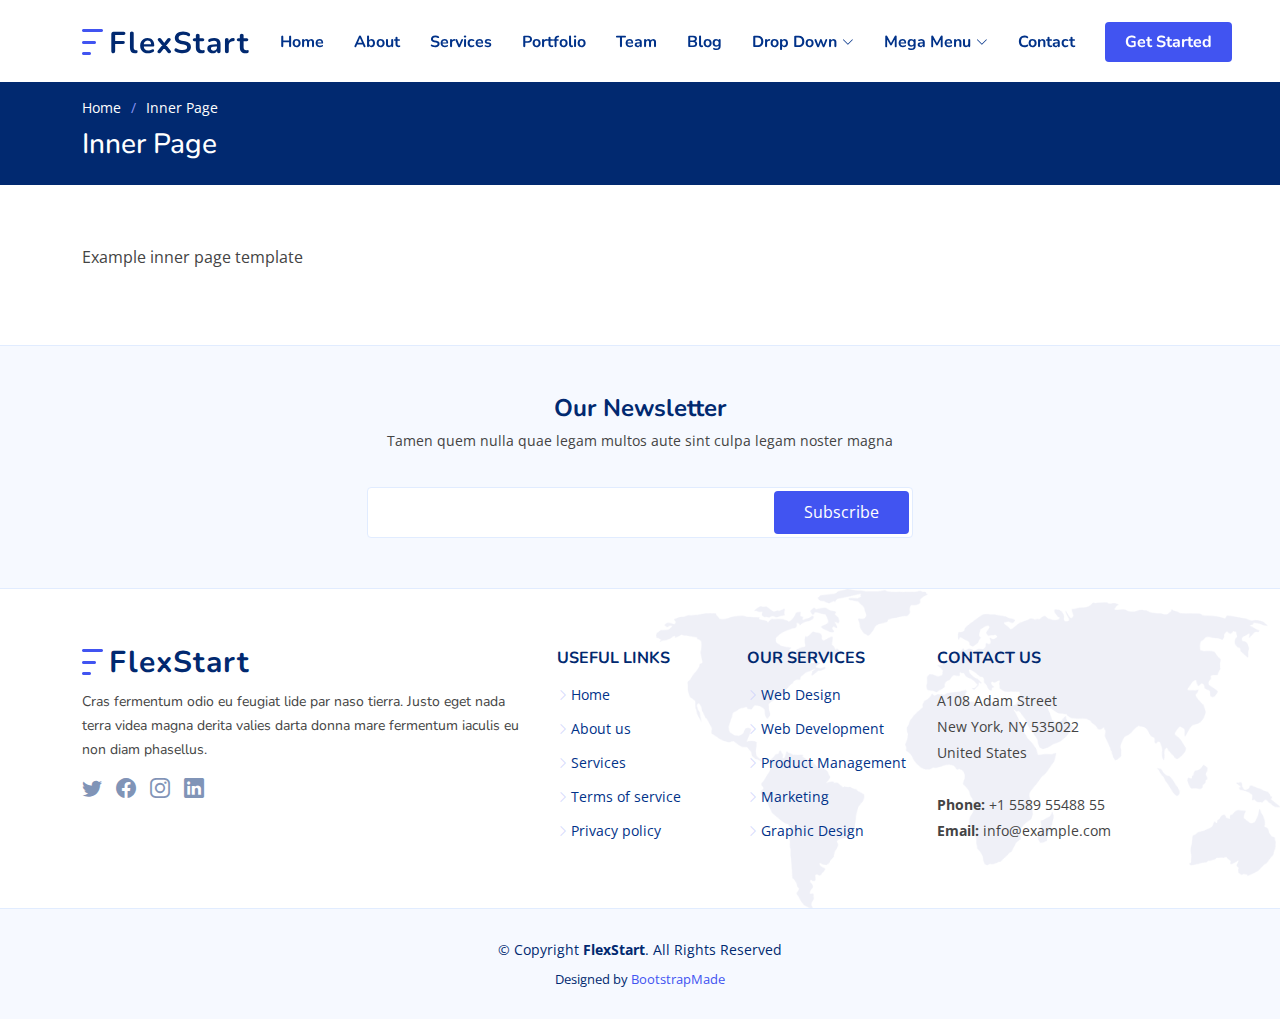
<file: FlexStart-main/inner-page.html>
<!DOCTYPE html>
<html lang="en">

<head>
  <meta charset="utf-8">
  <meta content="width=device-width, initial-scale=1.0" name="viewport">

  <title>Inner Page - FlexStart Bootstrap Template</title>
  <meta content="" name="description">
  <meta content="" name="keywords">

  <!-- Favicons -->
  <link href="assets/img/favicon.png" rel="icon">
  <link href="assets/img/apple-touch-icon.png" rel="apple-touch-icon">

  <!-- Google Fonts -->
  <link href="https://fonts.googleapis.com/css?family=Open+Sans:300,300i,400,400i,600,600i,700,700i|Nunito:300,300i,400,400i,600,600i,700,700i|Poppins:300,300i,400,400i,500,500i,600,600i,700,700i" rel="stylesheet">

  <!-- Vendor CSS Files -->
  <link href="assets/vendor/aos/aos.css" rel="stylesheet">
  <link href="assets/vendor/bootstrap/css/bootstrap.min.css" rel="stylesheet">
  <link href="assets/vendor/bootstrap-icons/bootstrap-icons.css" rel="stylesheet">
  <link href="assets/vendor/glightbox/css/glightbox.min.css" rel="stylesheet">
  <link href="assets/vendor/remixicon/remixicon.css" rel="stylesheet">
  <link href="assets/vendor/swiper/swiper-bundle.min.css" rel="stylesheet">

  <!-- Template Main CSS File -->
  <link href="assets/css/style.css" rel="stylesheet">

  <!-- =======================================================
  * Template Name: FlexStart
  * Updated: Sep 18 2023 with Bootstrap v5.3.2
  * Template URL: https://bootstrapmade.com/flexstart-bootstrap-startup-template/
  * Author: BootstrapMade.com
  * License: https://bootstrapmade.com/license/
  ======================================================== -->
</head>

<body>

  <!-- ======= Header ======= -->
  <header id="header" class="header fixed-top">
    <div class="container-fluid container-xl d-flex align-items-center justify-content-between">

      <a href="index.html" class="logo d-flex align-items-center">
        <img src="assets/img/logo.png" alt="">
        <span>FlexStart</span>
      </a>

      <nav id="navbar" class="navbar">
        <ul>
          <li><a class="nav-link scrollto " href="#hero">Home</a></li>
          <li><a class="nav-link scrollto" href="#about">About</a></li>
          <li><a class="nav-link scrollto" href="#services">Services</a></li>
          <li><a class="nav-link scrollto" href="#portfolio">Portfolio</a></li>
          <li><a class="nav-link scrollto" href="#team">Team</a></li>
          <li><a href="blog.html">Blog</a></li>
          <li class="dropdown"><a href="#"><span>Drop Down</span> <i class="bi bi-chevron-down"></i></a>
            <ul>
              <li><a href="#">Drop Down 1</a></li>
              <li class="dropdown"><a href="#"><span>Deep Drop Down</span> <i class="bi bi-chevron-right"></i></a>
                <ul>
                  <li><a href="#">Deep Drop Down 1</a></li>
                  <li><a href="#">Deep Drop Down 2</a></li>
                  <li><a href="#">Deep Drop Down 3</a></li>
                  <li><a href="#">Deep Drop Down 4</a></li>
                  <li><a href="#">Deep Drop Down 5</a></li>
                </ul>
              </li>
              <li><a href="#">Drop Down 2</a></li>
              <li><a href="#">Drop Down 3</a></li>
              <li><a href="#">Drop Down 4</a></li>
            </ul>
          </li>

          <li class="dropdown megamenu"><a href="#"><span>Mega Menu</span> <i class="bi bi-chevron-down"></i></a>
            <ul>
              <li>
                <a href="#">Column 1 link 1</a>
                <a href="#">Column 1 link 2</a>
                <a href="#">Column 1 link 3</a>
              </li>
              <li>
                <a href="#">Column 2 link 1</a>
                <a href="#">Column 2 link 2</a>
                <a href="#">Column 3 link 3</a>
              </li>
              <li>
                <a href="#">Column 3 link 1</a>
                <a href="#">Column 3 link 2</a>
                <a href="#">Column 3 link 3</a>
              </li>
              <li>
                <a href="#">Column 4 link 1</a>
                <a href="#">Column 4 link 2</a>
                <a href="#">Column 4 link 3</a>
              </li>
            </ul>
          </li>

          <li><a class="nav-link scrollto" href="#contact">Contact</a></li>
          <li><a class="getstarted scrollto" href="#about">Get Started</a></li>
        </ul>
        <i class="bi bi-list mobile-nav-toggle"></i>
      </nav><!-- .navbar -->

    </div>
  </header><!-- End Header -->

  <main id="main">

    <!-- ======= Breadcrumbs ======= -->
    <section class="breadcrumbs">
      <div class="container">

        <ol>
          <li><a href="index.html">Home</a></li>
          <li>Inner Page</li>
        </ol>
        <h2>Inner Page</h2>

      </div>
    </section><!-- End Breadcrumbs -->

    <section class="inner-page">
      <div class="container">
        <p>
          Example inner page template
        </p>
      </div>
    </section>

  </main><!-- End #main -->

  <!-- ======= Footer ======= -->
  <footer id="footer" class="footer">

    <div class="footer-newsletter">
      <div class="container">
        <div class="row justify-content-center">
          <div class="col-lg-12 text-center">
            <h4>Our Newsletter</h4>
            <p>Tamen quem nulla quae legam multos aute sint culpa legam noster magna</p>
          </div>
          <div class="col-lg-6">
            <form action="" method="post">
              <input type="email" name="email"><input type="submit" value="Subscribe">
            </form>
          </div>
        </div>
      </div>
    </div>

    <div class="footer-top">
      <div class="container">
        <div class="row gy-4">
          <div class="col-lg-5 col-md-12 footer-info">
            <a href="index.html" class="logo d-flex align-items-center">
              <img src="assets/img/logo.png" alt="">
              <span>FlexStart</span>
            </a>
            <p>Cras fermentum odio eu feugiat lide par naso tierra. Justo eget nada terra videa magna derita valies darta donna mare fermentum iaculis eu non diam phasellus.</p>
            <div class="social-links mt-3">
              <a href="#" class="twitter"><i class="bi bi-twitter"></i></a>
              <a href="#" class="facebook"><i class="bi bi-facebook"></i></a>
              <a href="#" class="instagram"><i class="bi bi-instagram"></i></a>
              <a href="#" class="linkedin"><i class="bi bi-linkedin"></i></a>
            </div>
          </div>

          <div class="col-lg-2 col-6 footer-links">
            <h4>Useful Links</h4>
            <ul>
              <li><i class="bi bi-chevron-right"></i> <a href="#">Home</a></li>
              <li><i class="bi bi-chevron-right"></i> <a href="#">About us</a></li>
              <li><i class="bi bi-chevron-right"></i> <a href="#">Services</a></li>
              <li><i class="bi bi-chevron-right"></i> <a href="#">Terms of service</a></li>
              <li><i class="bi bi-chevron-right"></i> <a href="#">Privacy policy</a></li>
            </ul>
          </div>

          <div class="col-lg-2 col-6 footer-links">
            <h4>Our Services</h4>
            <ul>
              <li><i class="bi bi-chevron-right"></i> <a href="#">Web Design</a></li>
              <li><i class="bi bi-chevron-right"></i> <a href="#">Web Development</a></li>
              <li><i class="bi bi-chevron-right"></i> <a href="#">Product Management</a></li>
              <li><i class="bi bi-chevron-right"></i> <a href="#">Marketing</a></li>
              <li><i class="bi bi-chevron-right"></i> <a href="#">Graphic Design</a></li>
            </ul>
          </div>

          <div class="col-lg-3 col-md-12 footer-contact text-center text-md-start">
            <h4>Contact Us</h4>
            <p>
              A108 Adam Street <br>
              New York, NY 535022<br>
              United States <br><br>
              <strong>Phone:</strong> +1 5589 55488 55<br>
              <strong>Email:</strong> info@example.com<br>
            </p>

          </div>

        </div>
      </div>
    </div>

    <div class="container">
      <div class="copyright">
        &copy; Copyright <strong><span>FlexStart</span></strong>. All Rights Reserved
      </div>
      <div class="credits">
        <!-- All the links in the footer should remain intact. -->
        <!-- You can delete the links only if you purchased the pro version. -->
        <!-- Licensing information: https://bootstrapmade.com/license/ -->
        <!-- Purchase the pro version with working PHP/AJAX contact form: https://bootstrapmade.com/flexstart-bootstrap-startup-template/ -->
        Designed by <a href="https://bootstrapmade.com/">BootstrapMade</a>
      </div>
    </div>
  </footer><!-- End Footer -->

  <a href="#" class="back-to-top d-flex align-items-center justify-content-center"><i class="bi bi-arrow-up-short"></i></a>

  <!-- Vendor JS Files -->
  <script src="assets/vendor/purecounter/purecounter_vanilla.js"></script>
  <script src="assets/vendor/aos/aos.js"></script>
  <script src="assets/vendor/bootstrap/js/bootstrap.bundle.min.js"></script>
  <script src="assets/vendor/glightbox/js/glightbox.min.js"></script>
  <script src="assets/vendor/isotope-layout/isotope.pkgd.min.js"></script>
  <script src="assets/vendor/swiper/swiper-bundle.min.js"></script>
  <script src="assets/vendor/php-email-form/validate.js"></script>

  <!-- Template Main JS File -->
  <script src="assets/js/main.js"></script>

</body>

</html>
</file>
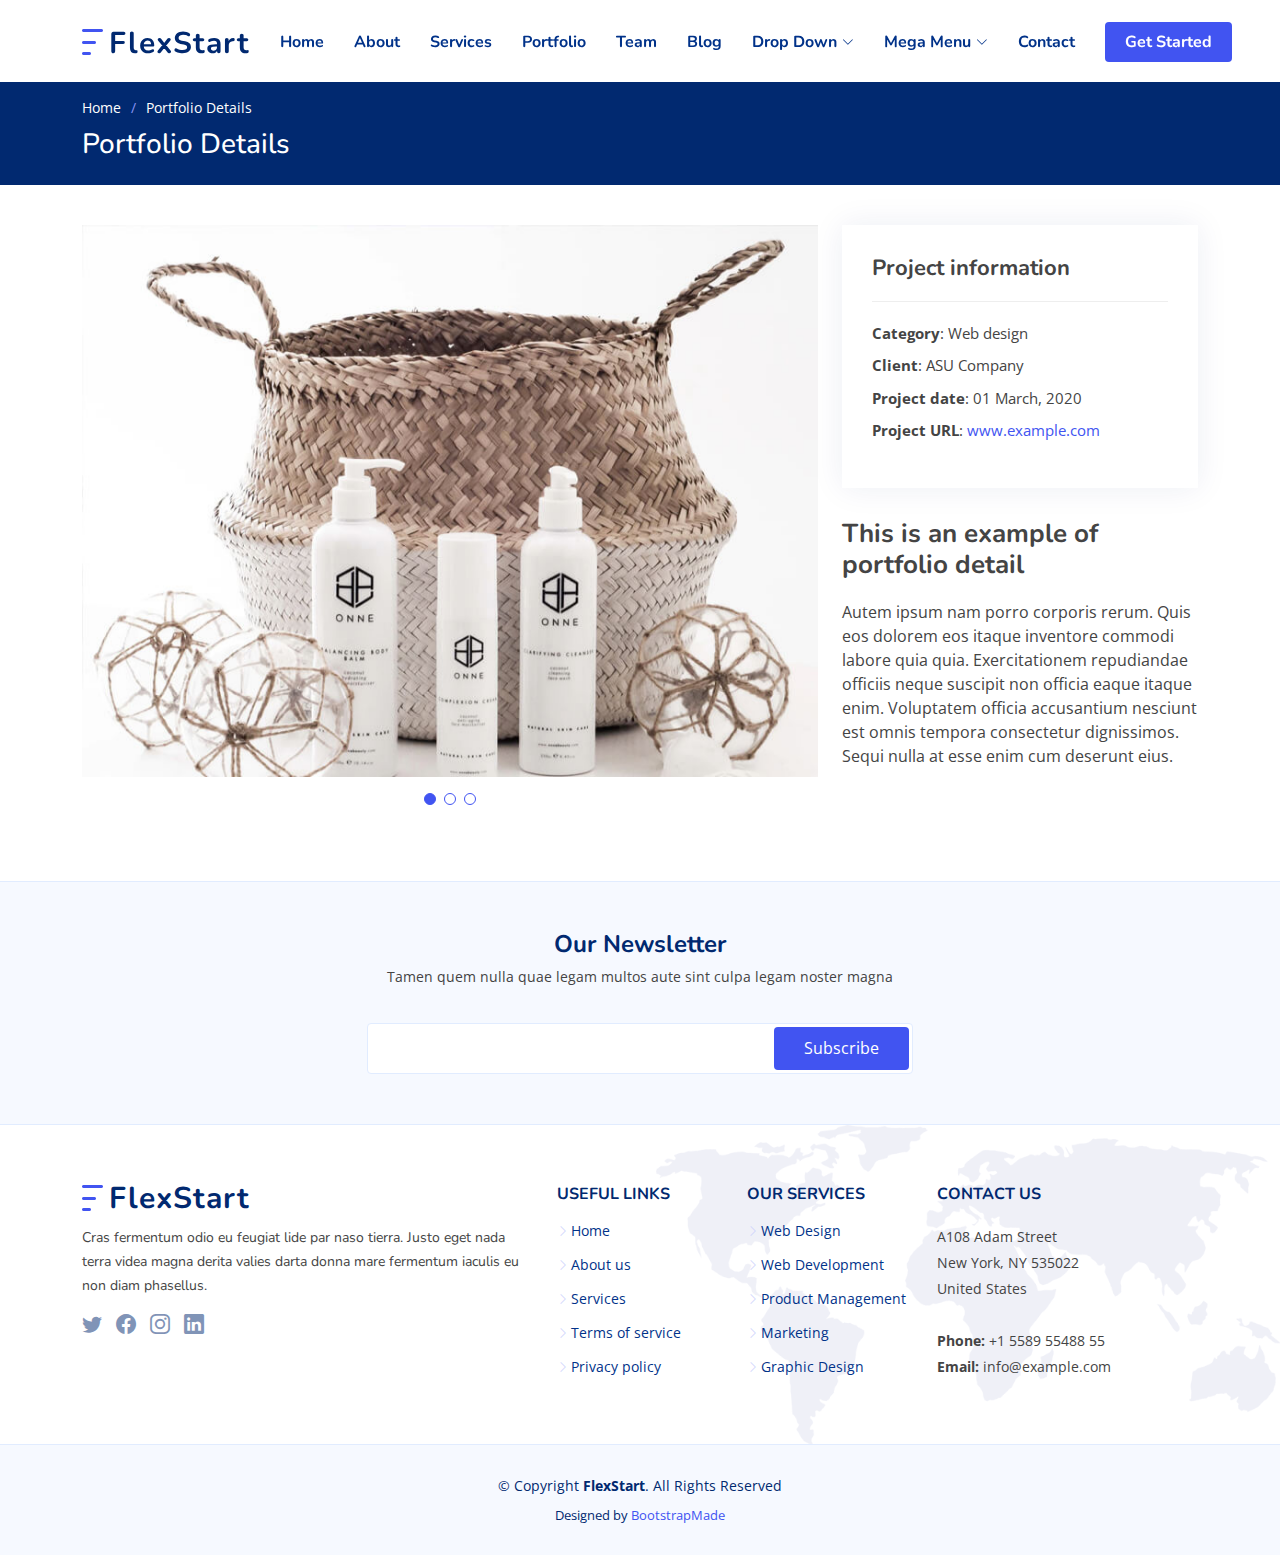
<file: FlexStart-main/portfolio-details.html>
<!DOCTYPE html>
<html lang="en">

<head>
  <meta charset="utf-8">
  <meta content="width=device-width, initial-scale=1.0" name="viewport">

  <title>Portfolio Details - FlexStart Bootstrap Template</title>
  <meta content="" name="description">
  <meta content="" name="keywords">

  <!-- Favicons -->
  <link href="assets/img/favicon.png" rel="icon">
  <link href="assets/img/apple-touch-icon.png" rel="apple-touch-icon">

  <!-- Google Fonts -->
  <link href="https://fonts.googleapis.com/css?family=Open+Sans:300,300i,400,400i,600,600i,700,700i|Nunito:300,300i,400,400i,600,600i,700,700i|Poppins:300,300i,400,400i,500,500i,600,600i,700,700i" rel="stylesheet">

  <!-- Vendor CSS Files -->
  <link href="assets/vendor/aos/aos.css" rel="stylesheet">
  <link href="assets/vendor/bootstrap/css/bootstrap.min.css" rel="stylesheet">
  <link href="assets/vendor/bootstrap-icons/bootstrap-icons.css" rel="stylesheet">
  <link href="assets/vendor/glightbox/css/glightbox.min.css" rel="stylesheet">
  <link href="assets/vendor/remixicon/remixicon.css" rel="stylesheet">
  <link href="assets/vendor/swiper/swiper-bundle.min.css" rel="stylesheet">

  <!-- Template Main CSS File -->
  <link href="assets/css/style.css" rel="stylesheet">

  <!-- =======================================================
  * Template Name: FlexStart
  * Updated: Sep 18 2023 with Bootstrap v5.3.2
  * Template URL: https://bootstrapmade.com/flexstart-bootstrap-startup-template/
  * Author: BootstrapMade.com
  * License: https://bootstrapmade.com/license/
  ======================================================== -->
</head>

<body>

  <!-- ======= Header ======= -->
  <header id="header" class="header fixed-top">
    <div class="container-fluid container-xl d-flex align-items-center justify-content-between">

      <a href="index.html" class="logo d-flex align-items-center">
        <img src="assets/img/logo.png" alt="">
        <span>FlexStart</span>
      </a>

      <nav id="navbar" class="navbar">
        <ul>
          <li><a class="nav-link scrollto " href="#hero">Home</a></li>
          <li><a class="nav-link scrollto" href="#about">About</a></li>
          <li><a class="nav-link scrollto" href="#services">Services</a></li>
          <li><a class="nav-link scrollto" href="#portfolio">Portfolio</a></li>
          <li><a class="nav-link scrollto" href="#team">Team</a></li>
          <li><a href="blog.html">Blog</a></li>
          <li class="dropdown"><a href="#"><span>Drop Down</span> <i class="bi bi-chevron-down"></i></a>
            <ul>
              <li><a href="#">Drop Down 1</a></li>
              <li class="dropdown"><a href="#"><span>Deep Drop Down</span> <i class="bi bi-chevron-right"></i></a>
                <ul>
                  <li><a href="#">Deep Drop Down 1</a></li>
                  <li><a href="#">Deep Drop Down 2</a></li>
                  <li><a href="#">Deep Drop Down 3</a></li>
                  <li><a href="#">Deep Drop Down 4</a></li>
                  <li><a href="#">Deep Drop Down 5</a></li>
                </ul>
              </li>
              <li><a href="#">Drop Down 2</a></li>
              <li><a href="#">Drop Down 3</a></li>
              <li><a href="#">Drop Down 4</a></li>
            </ul>
          </li>

          <li class="dropdown megamenu"><a href="#"><span>Mega Menu</span> <i class="bi bi-chevron-down"></i></a>
            <ul>
              <li>
                <a href="#">Column 1 link 1</a>
                <a href="#">Column 1 link 2</a>
                <a href="#">Column 1 link 3</a>
              </li>
              <li>
                <a href="#">Column 2 link 1</a>
                <a href="#">Column 2 link 2</a>
                <a href="#">Column 3 link 3</a>
              </li>
              <li>
                <a href="#">Column 3 link 1</a>
                <a href="#">Column 3 link 2</a>
                <a href="#">Column 3 link 3</a>
              </li>
              <li>
                <a href="#">Column 4 link 1</a>
                <a href="#">Column 4 link 2</a>
                <a href="#">Column 4 link 3</a>
              </li>
            </ul>
          </li>

          <li><a class="nav-link scrollto" href="#contact">Contact</a></li>
          <li><a class="getstarted scrollto" href="#about">Get Started</a></li>
        </ul>
        <i class="bi bi-list mobile-nav-toggle"></i>
      </nav><!-- .navbar -->

    </div>
  </header><!-- End Header -->

  <main id="main">

    <!-- ======= Breadcrumbs ======= -->
    <section class="breadcrumbs">
      <div class="container">

        <ol>
          <li><a href="index.html">Home</a></li>
          <li>Portfolio Details</li>
        </ol>
        <h2>Portfolio Details</h2>

      </div>
    </section><!-- End Breadcrumbs -->

    <!-- ======= Portfolio Details Section ======= -->
    <section id="portfolio-details" class="portfolio-details">
      <div class="container">

        <div class="row gy-4">

          <div class="col-lg-8">
            <div class="portfolio-details-slider swiper">
              <div class="swiper-wrapper align-items-center">

                <div class="swiper-slide">
                  <img src="assets/img/portfolio/portfolio-1.jpg" alt="">
                </div>

                <div class="swiper-slide">
                  <img src="assets/img/portfolio/portfolio-2.jpg" alt="">
                </div>

                <div class="swiper-slide">
                  <img src="assets/img/portfolio/portfolio-3.jpg" alt="">
                </div>

              </div>
              <div class="swiper-pagination"></div>
            </div>
          </div>

          <div class="col-lg-4">
            <div class="portfolio-info">
              <h3>Project information</h3>
              <ul>
                <li><strong>Category</strong>: Web design</li>
                <li><strong>Client</strong>: ASU Company</li>
                <li><strong>Project date</strong>: 01 March, 2020</li>
                <li><strong>Project URL</strong>: <a href="#">www.example.com</a></li>
              </ul>
            </div>
            <div class="portfolio-description">
              <h2>This is an example of portfolio detail</h2>
              <p>
                Autem ipsum nam porro corporis rerum. Quis eos dolorem eos itaque inventore commodi labore quia quia. Exercitationem repudiandae officiis neque suscipit non officia eaque itaque enim. Voluptatem officia accusantium nesciunt est omnis tempora consectetur dignissimos. Sequi nulla at esse enim cum deserunt eius.
              </p>
            </div>
          </div>

        </div>

      </div>
    </section><!-- End Portfolio Details Section -->

  </main><!-- End #main -->

  <!-- ======= Footer ======= -->
  <footer id="footer" class="footer">

    <div class="footer-newsletter">
      <div class="container">
        <div class="row justify-content-center">
          <div class="col-lg-12 text-center">
            <h4>Our Newsletter</h4>
            <p>Tamen quem nulla quae legam multos aute sint culpa legam noster magna</p>
          </div>
          <div class="col-lg-6">
            <form action="" method="post">
              <input type="email" name="email"><input type="submit" value="Subscribe">
            </form>
          </div>
        </div>
      </div>
    </div>

    <div class="footer-top">
      <div class="container">
        <div class="row gy-4">
          <div class="col-lg-5 col-md-12 footer-info">
            <a href="index.html" class="logo d-flex align-items-center">
              <img src="assets/img/logo.png" alt="">
              <span>FlexStart</span>
            </a>
            <p>Cras fermentum odio eu feugiat lide par naso tierra. Justo eget nada terra videa magna derita valies darta donna mare fermentum iaculis eu non diam phasellus.</p>
            <div class="social-links mt-3">
              <a href="#" class="twitter"><i class="bi bi-twitter"></i></a>
              <a href="#" class="facebook"><i class="bi bi-facebook"></i></a>
              <a href="#" class="instagram"><i class="bi bi-instagram"></i></a>
              <a href="#" class="linkedin"><i class="bi bi-linkedin"></i></a>
            </div>
          </div>

          <div class="col-lg-2 col-6 footer-links">
            <h4>Useful Links</h4>
            <ul>
              <li><i class="bi bi-chevron-right"></i> <a href="#">Home</a></li>
              <li><i class="bi bi-chevron-right"></i> <a href="#">About us</a></li>
              <li><i class="bi bi-chevron-right"></i> <a href="#">Services</a></li>
              <li><i class="bi bi-chevron-right"></i> <a href="#">Terms of service</a></li>
              <li><i class="bi bi-chevron-right"></i> <a href="#">Privacy policy</a></li>
            </ul>
          </div>

          <div class="col-lg-2 col-6 footer-links">
            <h4>Our Services</h4>
            <ul>
              <li><i class="bi bi-chevron-right"></i> <a href="#">Web Design</a></li>
              <li><i class="bi bi-chevron-right"></i> <a href="#">Web Development</a></li>
              <li><i class="bi bi-chevron-right"></i> <a href="#">Product Management</a></li>
              <li><i class="bi bi-chevron-right"></i> <a href="#">Marketing</a></li>
              <li><i class="bi bi-chevron-right"></i> <a href="#">Graphic Design</a></li>
            </ul>
          </div>

          <div class="col-lg-3 col-md-12 footer-contact text-center text-md-start">
            <h4>Contact Us</h4>
            <p>
              A108 Adam Street <br>
              New York, NY 535022<br>
              United States <br><br>
              <strong>Phone:</strong> +1 5589 55488 55<br>
              <strong>Email:</strong> info@example.com<br>
            </p>

          </div>

        </div>
      </div>
    </div>

    <div class="container">
      <div class="copyright">
        &copy; Copyright <strong><span>FlexStart</span></strong>. All Rights Reserved
      </div>
      <div class="credits">
        <!-- All the links in the footer should remain intact. -->
        <!-- You can delete the links only if you purchased the pro version. -->
        <!-- Licensing information: https://bootstrapmade.com/license/ -->
        <!-- Purchase the pro version with working PHP/AJAX contact form: https://bootstrapmade.com/flexstart-bootstrap-startup-template/ -->
        Designed by <a href="https://bootstrapmade.com/">BootstrapMade</a>
      </div>
    </div>
  </footer><!-- End Footer -->

  <a href="#" class="back-to-top d-flex align-items-center justify-content-center"><i class="bi bi-arrow-up-short"></i></a>

  <!-- Vendor JS Files -->
  <script src="assets/vendor/purecounter/purecounter_vanilla.js"></script>
  <script src="assets/vendor/aos/aos.js"></script>
  <script src="assets/vendor/bootstrap/js/bootstrap.bundle.min.js"></script>
  <script src="assets/vendor/glightbox/js/glightbox.min.js"></script>
  <script src="assets/vendor/isotope-layout/isotope.pkgd.min.js"></script>
  <script src="assets/vendor/swiper/swiper-bundle.min.js"></script>
  <script src="assets/vendor/php-email-form/validate.js"></script>

  <!-- Template Main JS File -->
  <script src="assets/js/main.js"></script>

</body>

</html>
</file>
<file: Calculator-main/style.css>
@import url('https://fonts.googleapis.com/css2?family=Poppins:wght@500&display=swap');

*{
    margin: 0;
    padding: 0;
    box-sizing: border-box;
    font-family: 'Poppins', sans-serif;
}

body{
    width: 100%;
    height: 100vh;
    display: flex;
    justify-content: center;
    align-items: center;
    background: linear-gradient(45deg, #32275c, #6a7585);
}

.calculator{
    border: 1px solid #0e1e3e;
    padding: 20px;
    border-radius: 16px;
    background: transparent;
    box-shadow: 0px 3px 15px rgba(3, 3, 3, 0.5);

}

input{
    width: 320px;
    border: none;
    padding: 24px;
    margin: 10px;
    background: transparent;
    box-shadow: 0px 3px 15px rgbs(84, 84, 84, 0.1);
    font-size: 40px;
    text-align: right;
    cursor: pointer;
    color: #ffffff;
}

input::placeholder{
    color: #ffffff;
}

button{
    border: none;
    width: 60px;
    height: 60px;
    margin: 10px;
    border-radius: 50%;
    background: transparent;
    color: #ffffff;
    font-size: 20px;
    box-shadow: -8px -8px 15px rgba(9, 9, 9, 0.1);
    cursor: pointer;
}

.equalBtn{
    background-color: #fb7c14;
}

.operator{
    color: #6dee0a;
}
</file>
<file: clock/style.css>
body{
    margin:0;
    padding:0;
    background: rgb(15, 9, 123);
    background: linear-gradient(90deg, rgba(2,0,36,1) 0%, rgb(14, 95, 116) 35%, rgb(31, 176, 216) 100%);
}

.container{
    font-family:'Gill Sans', 'Gill Sans MT', Calibri, 'Trebuchet MS', sans-serif;
    color:white;
    display:flex;
    width:100vw;
    height:100vh;
    align-items: center;
    justify-content: center;
    font-size: 5rem;
}

#wrapper{
    border: 5px solid rgb(0, 0, 0);
    padding:1rem;
}

.container span{
    margin-left:10px;
}

#ampm{
    font-size:3rem;
    align-items: end;
}
</file>
<file: Music_Player-main/style.css>
body {
    font-family: Arial, Helvetica, sans-serif;
    background: linear-gradient(to right,#9a1d86, #1595be);
    font-weight: bold;
    }
    
    .player{
      height: 95vh;
      display: flex;
      align-items: center;
      flex-direction: column;
      justify-content: center;
  }
    .wrapper{
      border: 1px solid transparent;
      padding: 30px;
      border-radius: 20px;
      background-color: #ddd;
      box-shadow: rgba(0, 0, 0, 0.3) 0px 19px 38px, rgba(0, 0, 0, 0.22) 0px 15px 12px;
    }
    
    .details {
    display: flex;
    align-items: center;
    flex-direction: column;
    justify-content: center;
    }
    
    .track-art {
    margin: 25px;
    height: 250px;
    width: 250px;
    border:2px solid 	#FFFAFA;
    background-size: cover;
    background-position: center;
    border-radius: 50%;
    -moz-box-shadow: 0px 6px 5px black;
    -webkit-box-shadow: 0px 6px 5px black;
    box-shadow: 0px 6px 5px black;
    -moz-border-radius:190px;
    -webkit-border-radius:190px;
    border-radius:190px;
    }
    
    .now-playing {
    font-size: 1rem;
    }
    
    .track-name {
    font-size: 2.5rem;
    }
    
    .track-artist {
    margin-top: 5px;
    font-size: 1.5rem;
    }
    
    .buttons {
    display: flex;
    flex-direction: row;
    align-items: center;
    margin-bottom: 30px;
    }
    .active{
        color: black;
    }
    
    .repeat-track,
    .random-track,
    .playpause-track,
    .prev-track,
    .next-track {
    padding: 25px;
    opacity: 0.8;
    transition: opacity .2s;
    }
    
    .repeat-track:hover,
    .random-track:hover,
    .playpause-track:hover,
    .prev-track:hover,
    .next-track:hover {
    opacity: 1.0;
    }
    
    .slider_container {
    display: flex;
    justify-content: center;
    align-items: center;
    }
    
    .seek_slider, .volume_slider {
    -webkit-appearance: none;
    -moz-appearance: none;
    appearance: none;
    height: 5px;
    background: #83A9FF;
    -webkit-transition: .2s;
    transition: opacity .2s;
    }
    
    .seek_slider::-webkit-slider-thumb,
    .volume_slider::-webkit-slider-thumb {
    -webkit-appearance: none;
    -moz-appearance: none;
    appearance: none;
    width: 15px;
    height: 15px;
    background: white;
    border: 3px solid #3774FF;
    cursor: grab;
    border-radius: 100%;
    }
    
    .seek_slider:hover,
    .volume_slider:hover {
    opacity: 1.0;
    }
    
    .seek_slider {
    width: 60%;
    }
    
    .volume_slider {
    width: 30%;
    }
    
    .current-time,
    .total-duration {
    padding: 10px;
    }
    
    i.fa-volume-down,
    i.fa-volume-up {
    padding: 10px;
    }
    
    i,
    i.fa-play-circle,
    i.fa-pause-circle,
    i.fa-step-forward,
    i.fa-step-backward,
    p {
    cursor: pointer;
    }
    .randomActive{
        color: black;
    }
    .rotate {
        animation: rotation 8s infinite linear;
    }
    @keyframes rotation {
        from {
          transform: rotate(0deg);
        }
        to {
          transform: rotate(359deg);
        }
    }
    .loader {
      height: 70px;
      display: flex;
      justify-content: center;
      align-items: center;
    }
    .loader .stroke{
        background: #f1f1f1;
        height: 150%;
        width: 10px;
        border-radius: 50px;
        margin: 0 5px;
        animation: animate 1.4s linear infinite;
    }
      @keyframes animate {
        50% {
          height: 20%;
          background: #4286f4;
        }
    
        100% {
          background: #4286f4;
          height: 100%;
        }
      }
      .stroke:nth-child(1){
          animation-delay: 0s;
      }
      .stroke:nth-child(2){
        animation-delay: 0.3s;
    }
    .stroke:nth-child(3){
        animation-delay: 0.6s;
    }
    .stroke:nth-child(4){
        animation-delay: 0.9s;
    }
    .stroke:nth-child(5){
        animation-delay: 0.6s;
    }
    .stroke:nth-child(6){
        animation-delay: 0.3s;
    }
    .stroke:nth-child(7){
        animation-delay: 0s;
    }
</file>
<file: Quiz-App-main/style.css>
@import url(https://fonts.googleapis.com/css?family=Poppins:100,100italic,200,200italic,300,300italic,regular,italic,500,500italic,600,600italic,700,700italic,800,800italic,900,900italic);

* {
  margin: 0;
  padding: 0;
  box-sizing: border-box;
  font-family: "Poppins", sans-serif;
}
body {
  min-height: 100vh;
  display: flex;
  align-items: center;
  justify-content: center;
  background: #dddfeb;
}
.container {
  position: relative;
  width: 100%;
  max-width: 400px;
  background: #1f2847;
  padding: 30px;
  overflow: hidden;
  border-radius: 10px;
  box-shadow: 0 0 10px rgba(0, 0, 0, 0.1);
}

.heading {
  text-align: center;
  font-size: 40px;
  color: #fff;
  margin-bottom: 50px;
}
label {
  display: block;
  font-size: 12px;
  margin-bottom: 10px;
  color: #fff;
}
select {
  width: 100%;
  padding: 10px;
  border: none;
  text-transform: capitalize;
  border-radius: 5px;
  margin-bottom: 20px;
  background: #fff;
  color: #1f2847;
  font-size: 14px;
}
.start-screen .btn {
  margin-top: 50px;
}
.hide {
  display: none;
}
.timer {
  width: 100%;
  height: 100px;
  display: flex;
  align-items: center;
  justify-content: center;
  flex-direction: column;
  margin-bottom: 30px;
}
.timer .progress {
  position: relative;
  width: 100%;
  height: 40px;
  background: transparent;
  border-radius: 30px;
  overflow: hidden;
  margin-bottom: 10px;
  border: 3px solid #3f4868;
}
.timer .progress .progress-bar {
  width: 100%;
  height: 100%;
  border-radius: 30px;
  overflow: hidden;
  background: linear-gradient(to right, #ea517c, #b478f1);
  transition: 1s linear;
}
.timer .progress .progress-text {
  position: absolute;
  top: 50%;
  left: 50%;
  transform: translate(-50%, -50%);
  color: #fff;
  font-size: 16px;
  font-weight: 500;
}

.question-wrapper .number {
  color: #a2aace;
  font-size: 25px;
  font-weight: 500;
  margin-bottom: 20px;
}
.question-wrapper .number .total {
  color: #576081;
  font-size: 18px;
}
.question-wrapper .question {
  color: #fff;
  font-size: 20px;
  font-weight: 500;
  margin-bottom: 20px;
}

.answer-wrapper .answer {
  width: 100%;
  height: 60px;
  padding: 20px;
  border-radius: 10px;
  color: #fff;
  border: 3px solid #3f4868;
  display: flex;
  align-items: center;
  justify-content: space-between;
  margin-bottom: 20px;
  cursor: pointer;
  transition: 0.3s linear;
}
.answer .checkbox {
  width: 20px;
  height: 20px;
  border-radius: 50%;
  border: 3px solid #3f4868;
  display: flex;
  align-items: center;
  justify-content: center;
  transition: all 0.3s;
}
.answer .checkbox i {
  color: #fff;
  font-size: 10px;
  opacity: 0;
  transition: all 0.3s;
}
.answer:hover:not(.checked) .checkbox,
.answer.selected .checkbox {
  background-color: #0c80ef;
  border-color: #0c80ef;
}
.answer.selected .checkbox i {
  opacity: 1;
}
.answer.correct {
    border-color: #0cef2a;
}
.answer.wrong {
  border-color: #fc3939;
}
.question-wrapper,
.answer-wrapper {
  margin-bottom: 50px;
}
.btn {
  width: 100%;
  height: 60px;
  background: #0c80ef;
  border: none;
  border-radius: 10px;
  color: #fff;
  font-size: 18px;
  font-weight: 500;
  cursor: pointer;
  transition: 0.3s linear;
}
.btn:hover {
  background: #0a6bc5;
}
.btn:disabled {
  background: #576081;
  cursor: not-allowed;
}
.btn.next {
  display: none;
}

.end-screen .score {
  color: #fff;
  font-size: 25px;
  font-weight: 500;
  margin-bottom: 80px;
  text-align: center;
}
.score .score-text {
  color: #a2aace;
  font-size: 16px;
  font-weight: 500;
  margin-bottom: 120px;
}

@media (max-width: 468px) {
  .container {
    min-height: 100vh;
    max-width: 100%;
    border-radius: 0;
  }
}
</file>
<file: Search_Movie-main/style.css>
@import url('https://fonts.googleapis.com/css2?family=Inter:wght@300;400;500;600;700;800&display=swap');

:root{
    --md-dark-color: #1d1d1d;
    --dark-color: #171717;
    --light-dark-color: #292929;
    --yellow-color: #d4aa11;
}
*{
    padding: 0;
    margin: 0;
    -webkit-box-sizing: border-box;
            box-sizing: border-box;
}
body{
    font-family: 'Inter', sans-serif;
    
}
a{
    text-decoration: none;
}
img{
    width: 100%;
    display: block;
}
.wrapper{
    min-height: 100vh;
    background-color: var(--dark-color);
    background: linear-gradient(rgba(0,0,0,.8),rgba(0,0,0,.8)), url(./786c3dbc95c87135e16451d2013cb6c5.jpg);
  background-position: center;
  background-size: cover;

}
.wrapper .container{
    max-width: 1200px;
    margin: 0 auto;
    padding: 0 1rem;
}
.search-container{
    /* background-color: var(--md-dark-color); */
    height: 180px;
    display: -webkit-box;
    display: -ms-flexbox;
    display: flex;
    -webkit-box-align: center;
        -ms-flex-align: center;
            align-items: center;
    -webkit-box-pack: center;
        -ms-flex-pack: center;
            justify-content: center;
}
.logo{
    padding: 1rem 0;
    border-bottom: 1px solid var(--light-dark-color);
    background-color: #171717;
}
.logo p{
    font-size: 2rem;
    color: #fff;
    font-weight: bold;
}
.logo p span{
    color: var(--yellow-color);
}
.search-element{
    display: -webkit-box;
    display: -ms-flexbox;
    display: flex;
    -webkit-box-align: stretch;
        -ms-flex-align: stretch;
            align-items: stretch;
    -webkit-box-pack: center;
        -ms-flex-pack: center;
            justify-content: center;
    -webkit-box-orient: vertical;
    -webkit-box-direction: normal;
        -ms-flex-direction: column;
            flex-direction: column;
    position: relative;
}
.search-element h3{
    -ms-flex-item-align: center;
        align-self: center;
    margin-right: 1rem;
    font-size: 2rem;
    color: #fff;
    font-weight: 500;
    margin-bottom: 1.5rem;
}
.search-element .form-control{
    padding: 1rem 2rem;
    font-size: 1.4rem;
    border: none;
    border-top-left-radius: 3px;
    border-bottom-left-radius: 3px;
    outline: none;
    color: var(--light-dark-color);
    width: 350px;
}
.search-list{
    position: absolute;
    right: 0;
    top: 100%;
    max-height: 500px;
    overflow-y: scroll;
    z-index: 10;
}
.search-list .search-list-item{
    background-color: var(--light-dark-color);
    padding: 0.5rem;
    border-bottom: 1px solid var(--dark-color);
    width: calc(350px - 8px);
    color: #fff;
    cursor: pointer;
    -webkit-transition: background-color 200ms ease;
    -o-transition: background-color 200ms ease;
    transition: background-color 200ms ease;
}
.search-list .search-list-item:Hover{
    background-color: #1f1f1f;
}
.search-list-item{
    display: -webkit-box;
    display: -ms-flexbox;
    display: flex;
    -webkit-box-align: center;
        -ms-flex-align: center;
            align-items: center;
}
.search-item-thumbnail img{
    width: 40px;
    margin-right: 1rem;
}
.search-item-info h3{
    font-weight: 600;
    font-size: 1rem;
}
.search-item-info p{
    font-size: 0.8rem;
    margin-top: 0.5rem;
    font-weight: 600;
    opacity: 0.6;
}

/* thumbnail */
.search-list::-webkit-scrollbar{
    width: 8px;
}
.search-list::-webkit-scrollbar-track{
    -webkit-box-shadow: inset 0 0 6px rgba(0, 0, 0, 0.3);
            box-shadow: inset 0 0 6px rgba(0, 0, 0, 0.3);
}
.search-list::-webkit-scrollbar-thumb{
    background-color: var(--yellow-color);
    outline: none;
    border-radius: 10px;
}

/* js related class */
.hide-search-list{
    display: none;
}

/* movie result */
.result-container{
    padding: 3rem 0;
}
.movie-poster img{
    max-width: 300px;
    margin: 0 auto;
    border: 4px solid #fff;
}
.movie-info{
    text-align: center;
    color: #fff;
    padding-top: 3rem;
}

/* movie info stylings */
.movie-title{
    font-size: 2rem;
    color: var(--yellow-color);
}
.movie-misc-info{
    list-style-type: none;
    display: -webkit-box;
    display: -ms-flexbox;
    display: flex;
    -webkit-box-align: center;
        -ms-flex-align: center;
            align-items: center;
    -webkit-box-pack: center;
        -ms-flex-pack: center;
            justify-content: center;
    padding: 1rem;
}
.movie-info .year{
    font-weight: 500;
}
.movie-info .rated{
    background-color: var(--yellow-color);
    padding: 0.4rem;
    margin: 0 0.4rem;
    border-radius: 3px;
    font-weight: 600;
}
.movie-info .released{
    font-size: 0.9rem;
    opacity: 0.9;
}
.movie-info .writer{
    padding: 0.5rem;
    margin: 1rem 0;
}
.movie-info .genre{
    background-color: var(--light-dark-color);
    display: inline-block;
    padding: 0.5rem;
    border-radius: 3px;
}
.movie-info .plot{
    max-width: 400px;
    margin: 1rem auto;
}
.movie-info .language{
    color: var(--yellow-color);
    font-style: italic;
}
.movie-info .awards{
    font-weight: 300;
    font-size: 0.9rem;
}
.movie-info .awards i{
    color: var(--yellow-color);
    margin: 1rem 0.7rem 0 0;
}

@media(max-width: 450px){
    .logo p{
        font-size: 1.4rem;
    }
    .search-element .form-control{
        width: 90%;
        margin: 0 auto;
        padding: 0.5rem 1rem;
    }
    .search-element h3{
        font-size: 1.4rem;
    }
    .search-list{
        width: 90%;
        right: 50%;
        -webkit-transform: translateX(50%);
            -ms-transform: translateX(50%);
                transform: translateX(50%);
    }
    .search-list .search-list-item{
        width: 100%;
    }
    .movie-misc-info{
        -webkit-box-orient: vertical;
        -webkit-box-direction: normal;
            -ms-flex-direction: column;
                flex-direction: column;
    }
    .movie-misc-info li:nth-child(2){
        margin: 0.8rem 0;
    }
}

@media(min-width: 800px){
    .search-element{
        -webkit-box-orient: horizontal;
        -webkit-box-direction: normal;
            -ms-flex-direction: row;
                flex-direction: row;
    }
    .search-element h3{
        margin-bottom: 0;
    }
    .result-grid{
        display: grid;
        grid-template-columns: repeat(2, 1fr);
    }
    .movie-info{
        text-align: left;
        padding-top: 0;
    }
    .movie-info .movie-misc-info{
        -webkit-box-pack: start;
            -ms-flex-pack: start;
                justify-content: flex-start;
        padding-left: 0;
    }
    .movie-info .plot{
        margin-left: 0;
    }
    .movie-info .writer{
        padding-left: 0;
        margin-left: 0;
    }
}
</file>
<file: Text-to-Speech-main/style.css>
/* Import Google Font - Poppins */
@import url('https://fonts.googleapis.com/css2?family=Oswald&display=swap');

*{
  margin: 0;
  padding: 0;
  box-sizing: border-box;
  font-family: 'Oswald', sans-serif;}

  body{
  display: flex;
  align-items: center;
  justify-content: center;
  min-height: 100vh;
  background: #b63982;
  color:#5c0b33;
  
}
::selection{
  color: #fff;
  background: #8d2258;
}
.wrapper{
  width: 370px;
  padding: 25px 30px;
  border-radius: 7px;
  background: #fff;
  box-shadow: 7px 7px 20px rgba(99, 11, 55, 0.05);
}
.wrapper header{
  font-size: 28px;
  font-weight: 500;
  text-align: center;
}
.wrapper form{
  margin: 35px 0 20px;
}
form .row{
  display: flex;
  margin-bottom: 20px;
  flex-direction: column;
}
form .row label{
  font-size: 18px;
  margin-bottom: 5px;
}
form .row:nth-child(2) label{
  font-size: 17px;
}
form :where(textarea, select, button){
  outline: none;
  width: 100%;
  height: 100%;
  border: none;
  border-radius: 5px;
}
form .row textarea{
  resize: none;
  height: 110px;
  font-size: 15px;
  padding: 8px 10px;
  border: 2px solid #b43675;
}
form .row textarea::-webkit-scrollbar{
  width: 0px;
}
form .row .outer{
  height: 47px;
  display: flex;
  padding: 0 10px;
  align-items: center;
  border-radius: 5px;
  justify-content: center;
  border: 2px solid #b43675;
}
form .row select{
  font-size: 14px;
  background: none;
}
form .row select::-webkit-scrollbar{
  width: 8px;
}
form .row select::-webkit-scrollbar-track{
  background: #eb63a7;
}
form .row select::-webkit-scrollbar-thumb{
  background: #ec66a9;
  border-radius: 8px;
  border-right: 2px solid #5c0b33;
}
form button{
  height: 52px;
  color: #ffffff;
  font-size: 17px;
  cursor: pointer;
  margin-top: 10px;
  background: #5c0b33;
  transition: 0.3s ease;
}
form button:hover{
  background: #b43675;
}

@media(max-width: 400px){
  .wrapper{
    max-width: 345px;
    width: 100%;
  }
}
</file>
<file: FlexStart-main/assets/css/style.css>
/**
* Template Name: FlexStart
* Updated: Sep 18 2023 with Bootstrap v5.3.2
* Template URL: https://bootstrapmade.com/flexstart-bootstrap-startup-template/
* Author: BootstrapMade.com
* License: https://bootstrapmade.com/license/
*/

/*--------------------------------------------------------------
# General
--------------------------------------------------------------*/
:root {
  scroll-behavior: smooth;
}

body {
  font-family: "Open Sans", sans-serif;
  color: #444444;
}

a {
  color: #4154f1;
  text-decoration: none;
}

a:hover {
  color: #717ff5;
  text-decoration: none;
}

h1,
h2,
h3,
h4,
h5,
h6 {
  font-family: "Nunito", sans-serif;
}

/*--------------------------------------------------------------
# Sections
--------------------------------------------------------------*/
section {
  padding: 60px 0;
  overflow: hidden;
}

.section-header {
  text-align: center;
  padding-bottom: 40px;
}

.section-header h2 {
  font-size: 13px;
  letter-spacing: 1px;
  font-weight: 700;
  margin: 0;
  color: #4154f1;
  text-transform: uppercase;
}

.section-header p {
  margin: 10px 0 0 0;
  padding: 0;
  font-size: 38px;
  line-height: 42px;
  font-weight: 700;
  color: #012970;
}

@media (max-width: 768px) {
  .section-header p {
    font-size: 28px;
    line-height: 32px;
  }
}

/*--------------------------------------------------------------
# Breadcrumbs
--------------------------------------------------------------*/
.breadcrumbs {
  padding: 15px 0;
  background: #012970;
  min-height: 40px;
  margin-top: 82px;
  color: #fff;
}

@media (max-width: 992px) {
  .breadcrumbs {
    margin-top: 57px;
  }
}

.breadcrumbs h2 {
  font-size: 28px;
  font-weight: 500;
}

.breadcrumbs ol {
  display: flex;
  flex-wrap: wrap;
  list-style: none;
  padding: 0 0 10px 0;
  margin: 0;
  font-size: 14px;
}

.breadcrumbs ol a {
  color: #fff;
  transition: 0.3s;
}

.breadcrumbs ol a:hover {
  text-decoration: underline;
}

.breadcrumbs ol li+li {
  padding-left: 10px;
}

.breadcrumbs ol li+li::before {
  display: inline-block;
  padding-right: 10px;
  color: #8894f6;
  content: "/";
}

/*--------------------------------------------------------------
# Back to top button
--------------------------------------------------------------*/
.back-to-top {
  position: fixed;
  visibility: hidden;
  opacity: 0;
  right: 15px;
  bottom: 15px;
  z-index: 99999;
  background: #4154f1;
  width: 40px;
  height: 40px;
  border-radius: 4px;
  transition: all 0.4s;
}

.back-to-top i {
  font-size: 24px;
  color: #fff;
  line-height: 0;
}

.back-to-top:hover {
  background: #6776f4;
  color: #fff;
}

.back-to-top.active {
  visibility: visible;
  opacity: 1;
}

/*--------------------------------------------------------------
# Disable aos animation delay on mobile devices
--------------------------------------------------------------*/
@media screen and (max-width: 768px) {
  [data-aos-delay] {
    transition-delay: 0 !important;
  }
}

/*--------------------------------------------------------------
# Header
--------------------------------------------------------------*/
.header {
  transition: all 0.5s;
  z-index: 997;
  padding: 20px 0;
}

.header.header-scrolled {
  background: #fff;
  padding: 15px 0;
  box-shadow: 0px 2px 20px rgba(1, 41, 112, 0.1);
}

.header .logo {
  line-height: 0;
}

.header .logo img {
  max-height: 40px;
  margin-right: 6px;
}

.header .logo span {
  font-size: 30px;
  font-weight: 700;
  letter-spacing: 1px;
  color: #012970;
  font-family: "Nunito", sans-serif;
  margin-top: 3px;
}

/*--------------------------------------------------------------
# Navigation Menu
--------------------------------------------------------------*/
/**
* Desktop Navigation 
*/
.navbar {
  padding: 0;
}

.navbar ul {
  margin: 0;
  padding: 0;
  display: flex;
  list-style: none;
  align-items: center;
}

.navbar li {
  position: relative;
}

.navbar a,
.navbar a:focus {
  display: flex;
  align-items: center;
  justify-content: space-between;
  padding: 10px 0 10px 30px;
  font-family: "Nunito", sans-serif;
  font-size: 16px;
  font-weight: 700;
  color: #013289;
  white-space: nowrap;
  transition: 0.3s;
}

.navbar a i,
.navbar a:focus i {
  font-size: 12px;
  line-height: 0;
  margin-left: 5px;
}

.navbar a:hover,
.navbar .active,
.navbar .active:focus,
.navbar li:hover>a {
  color: #4154f1;
}

.navbar .getstarted,
.navbar .getstarted:focus {
  background: #4154f1;
  padding: 8px 20px;
  margin-left: 30px;
  border-radius: 4px;
  color: #fff;
}

.navbar .getstarted:hover,
.navbar .getstarted:focus:hover {
  color: #fff;
  background: #5969f3;
}

.navbar .dropdown ul {
  display: block;
  position: absolute;
  left: 14px;
  top: calc(100% + 30px);
  margin: 0;
  padding: 10px 0;
  z-index: 99;
  opacity: 0;
  visibility: hidden;
  background: #fff;
  box-shadow: 0px 0px 30px rgba(127, 137, 161, 0.25);
  transition: 0.3s;
  border-radius: 4px;
}

.navbar .dropdown ul li {
  min-width: 200px;
}

.navbar .dropdown ul a {
  padding: 10px 20px;
  font-size: 15px;
  text-transform: none;
  font-weight: 600;
}

.navbar .dropdown ul a i {
  font-size: 12px;
}

.navbar .dropdown ul a:hover,
.navbar .dropdown ul .active:hover,
.navbar .dropdown ul li:hover>a {
  color: #4154f1;
}

.navbar .dropdown:hover>ul {
  opacity: 1;
  top: 100%;
  visibility: visible;
}

.navbar .megamenu {
  position: static;
}

.navbar .megamenu ul {
  margin-top: 5px;
  right: 0;
  padding: 10px;
  display: flex;
}

.navbar .megamenu ul li {
  flex: 1;
}

.navbar .megamenu ul li a,
.navbar .megamenu ul li:hover>a {
  color: #013289;
}

.navbar .megamenu ul li a:hover,
.navbar .megamenu ul li .active,
.navbar .megamenu ul li .active:hover {
  color: #4154f1;
}

.navbar .dropdown .dropdown ul {
  top: 0;
  left: calc(100% - 30px);
  visibility: hidden;
}

.navbar .dropdown .dropdown:hover>ul {
  opacity: 1;
  top: 0;
  left: 100%;
  visibility: visible;
}

@media (max-width: 1366px) {
  .navbar .dropdown .dropdown ul {
    left: -90%;
  }

  .navbar .dropdown .dropdown:hover>ul {
    left: -100%;
  }
}

/**
* Mobile Navigation 
*/
.mobile-nav-toggle {
  color: #012970;
  font-size: 28px;
  cursor: pointer;
  display: none;
  line-height: 0;
  transition: 0.5s;
}

.mobile-nav-toggle.bi-x {
  color: #fff;
}

@media (max-width: 1200px) {
  .mobile-nav-toggle {
    display: block;
  }

  .navbar ul {
    display: none;
  }
}

.navbar-mobile {
  position: fixed;
  overflow: hidden;
  top: 0;
  right: 0;
  left: 0;
  bottom: 0;
  background: rgba(1, 22, 61, 0.9);
  transition: 0.3s;
}

.navbar-mobile .mobile-nav-toggle {
  position: absolute;
  top: 15px;
  right: 15px;
}

.navbar-mobile ul {
  display: block;
  position: absolute;
  top: 55px;
  right: 15px;
  bottom: 15px;
  left: 15px;
  padding: 10px 0;
  border-radius: 10px;
  background-color: #fff;
  overflow-y: auto;
  transition: 0.3s;
}

.navbar-mobile a,
.navbar-mobile a:focus {
  padding: 10px 20px;
  font-size: 15px;
  color: #012970;
}

.navbar-mobile a:hover,
.navbar-mobile .active,
.navbar-mobile li:hover>a {
  color: #4154f1;
}

.navbar-mobile .getstarted,
.navbar-mobile .getstarted:focus {
  margin: 15px;
}

.navbar-mobile .dropdown ul {
  position: static;
  display: none;
  margin: 10px 20px;
  padding: 10px 0;
  z-index: 99;
  opacity: 1;
  visibility: visible;
  background: #fff;
  box-shadow: 0px 0px 30px rgba(127, 137, 161, 0.25);
}

.navbar-mobile .dropdown ul li {
  min-width: 200px;
}

.navbar-mobile .dropdown ul a {
  padding: 10px 20px;
}

.navbar-mobile .dropdown ul a i {
  font-size: 12px;
}

.navbar-mobile .dropdown ul a:hover,
.navbar-mobile .dropdown ul .active:hover,
.navbar-mobile .dropdown ul li:hover>a {
  color: #4154f1;
}

.navbar-mobile .dropdown>.dropdown-active {
  display: block;
}

/*--------------------------------------------------------------
# Hero Section
--------------------------------------------------------------*/
.hero {
  width: 100%;
  height: 100vh;
  background: url(../img/hero-bg.png) top center no-repeat;
  background-size: cover;
}

.hero h1 {
  margin: 0;
  font-size: 48px;
  font-weight: 700;
  color: #012970;
}

.hero h2 {
  color: #444444;
  margin: 15px 0 0 0;
  font-size: 26px;
}

.hero .btn-get-started {
  margin-top: 30px;
  line-height: 0;
  padding: 15px 40px;
  border-radius: 4px;
  transition: 0.5s;
  color: #fff;
  background: #4154f1;
  box-shadow: 0px 5px 30px rgba(65, 84, 241, 0.4);
}

.hero .btn-get-started span {
  font-family: "Nunito", sans-serif;
  font-weight: 600;
  font-size: 16px;
  letter-spacing: 1px;
}

.hero .btn-get-started i {
  margin-left: 5px;
  font-size: 18px;
  transition: 0.3s;
}

.hero .btn-get-started:hover i {
  transform: translateX(5px);
}

.hero .hero-img {
  text-align: right;
}

@media (min-width: 1024px) {
  .hero {
    background-attachment: fixed;
  }
}

@media (max-width: 991px) {
  .hero {
    height: auto;
    padding: 120px 0 60px 0;
  }

  .hero .hero-img {
    text-align: center;
    margin-top: 80px;
  }

  .hero .hero-img img {
    width: 80%;
  }
}

@media (max-width: 768px) {
  .hero {
    text-align: center;
  }

  .hero h1 {
    font-size: 32px;
  }

  .hero h2 {
    font-size: 24px;
  }

  .hero .hero-img img {
    width: 100%;
  }
}

/*--------------------------------------------------------------
# Index Page
--------------------------------------------------------------*/
/*--------------------------------------------------------------
# About
--------------------------------------------------------------*/
.about .content {
  background-color: #f6f9ff;
  padding: 40px;
}

.about h3 {
  font-size: 14px;
  font-weight: 700;
  color: #4154f1;
  text-transform: uppercase;
}

.about h2 {
  font-size: 24px;
  font-weight: 700;
  color: #012970;
}

.about p {
  margin: 15px 0 30px 0;
  line-height: 24px;
}

.about .btn-read-more {
  line-height: 0;
  padding: 15px 40px;
  border-radius: 4px;
  transition: 0.5s;
  color: #fff;
  background: #4154f1;
  box-shadow: 0px 5px 25px rgba(65, 84, 241, 0.3);
}

.about .btn-read-more span {
  font-family: "Nunito", sans-serif;
  font-weight: 600;
  font-size: 16px;
  letter-spacing: 1px;
}

.about .btn-read-more i {
  margin-left: 5px;
  font-size: 18px;
  transition: 0.3s;
}

.about .btn-read-more:hover i {
  transform: translateX(5px);
}

/*--------------------------------------------------------------
# Values
--------------------------------------------------------------*/
.values .box {
  padding: 30px;
  box-shadow: 0px 0 5px rgba(1, 41, 112, 0.08);
  text-align: center;
  transition: 0.3s;
  height: 100%;
}

.values .box img {
  padding: 30px 50px;
  transition: 0.5s;
  transform: scale(1.1);
}

.values .box h3 {
  font-size: 24px;
  color: #012970;
  font-weight: 700;
  margin-bottom: 18px;
}

.values .box:hover {
  box-shadow: 0px 0 30px rgba(1, 41, 112, 0.08);
}

.values .box:hover img {
  transform: scale(1);
}

/*--------------------------------------------------------------
# Counts
--------------------------------------------------------------*/
.counts {
  padding: 70px 0 60px;
}

.counts .count-box {
  display: flex;
  align-items: center;
  padding: 30px;
  width: 100%;
  background: #fff;
  box-shadow: 0px 0 30px rgba(1, 41, 112, 0.08);
}

.counts .count-box i {
  font-size: 42px;
  line-height: 0;
  margin-right: 20px;
  color: #4154f1;
}

.counts .count-box span {
  font-size: 36px;
  display: block;
  font-weight: 600;
  color: #0b198f;
}

.counts .count-box p {
  padding: 0;
  margin: 0;
  font-family: "Nunito", sans-serif;
  font-size: 14px;
}

/*--------------------------------------------------------------
# Features
--------------------------------------------------------------*/
.features .feature-box {
  padding: 24px 20px;
  box-shadow: 0px 0 30px rgba(1, 41, 112, 0.08);
  transition: 0.3s;
  height: 100%;
}

.features .feature-box h3 {
  font-size: 18px;
  color: #012970;
  font-weight: 700;
  margin: 0;
}

.features .feature-box i {
  line-height: 0;
  background: #ecf3ff;
  padding: 4px;
  margin-right: 10px;
  font-size: 24px;
  border-radius: 3px;
  transition: 0.3s;
}

.features .feature-box:hover i {
  background: #4154f1;
  color: #fff;
}

.features .feture-tabs {
  margin-top: 120px;
}

.features .feture-tabs h3 {
  color: #012970;
  font-weight: 700;
  font-size: 32px;
  margin-bottom: 10px;
}

@media (max-width: 768px) {
  .features .feture-tabs h3 {
    font-size: 28px;
  }
}

.features .feture-tabs .nav-pills {
  border-bottom: 1px solid #eee;
}

.features .feture-tabs .nav-link {
  background: none;
  text-transform: uppercase;
  font-size: 15px;
  font-weight: 600;
  color: #012970;
  padding: 12px 0;
  margin-right: 25px;
  margin-bottom: -2px;
  border-radius: 0;
}

.features .feture-tabs .nav-link.active {
  color: #4154f1;
  border-bottom: 3px solid #4154f1;
}

.features .feture-tabs .tab-content h4 {
  font-size: 18px;
  margin: 0;
  font-weight: 700;
  color: #012970;
}

.features .feture-tabs .tab-content i {
  font-size: 24px;
  line-height: 0;
  margin-right: 8px;
  color: #4154f1;
}

.features .feature-icons {
  margin-top: 120px;
}

.features .feature-icons h3 {
  color: #012970;
  font-weight: 700;
  font-size: 32px;
  margin-bottom: 20px;
  text-align: center;
}

@media (max-width: 768px) {
  .features .feature-icons h3 {
    font-size: 28px;
  }
}

.features .feature-icons .content .icon-box {
  display: flex;
}

.features .feature-icons .content .icon-box h4 {
  font-size: 20px;
  font-weight: 700;
  margin: 0 0 10px 0;
  color: #012970;
}

.features .feature-icons .content .icon-box i {
  font-size: 44px;
  line-height: 44px;
  color: #0245bc;
  margin-right: 15px;
}

.features .feature-icons .content .icon-box p {
  font-size: 15px;
  color: #848484;
}

/*--------------------------------------------------------------
# Services
--------------------------------------------------------------*/
.services .service-box {
  box-shadow: 0px 0 30px rgba(1, 41, 112, 0.08);
  height: 100%;
  padding: 60px 30px;
  text-align: center;
  transition: 0.3s;
  border-radius: 5px;
}

.services .service-box .icon {
  font-size: 36px;
  padding: 40px 20px;
  border-radius: 4px;
  position: relative;
  margin-bottom: 25px;
  display: inline-block;
  line-height: 0;
  transition: 0.3s;
}

.services .service-box h3 {
  color: #444444;
  font-weight: 700;
}

.services .service-box .read-more {
  display: inline-flex;
  align-items: center;
  justify-content: center;
  font-weight: 600;
  font-size: 16px;
  padding: 8px 20px;
}

.services .service-box .read-more i {
  line-height: 0;
  margin-left: 5px;
  font-size: 18px;
}

.services .service-box.blue {
  border-bottom: 3px solid #2db6fa;
}

.services .service-box.blue .icon {
  color: #2db6fa;
  background: #dbf3fe;
}

.services .service-box.blue .read-more {
  color: #2db6fa;
}

.services .service-box.blue:hover {
  background: #2db6fa;
}

.services .service-box.orange {
  border-bottom: 3px solid #f68c09;
}

.services .service-box.orange .icon {
  color: #f68c09;
  background: #fde3c4;
}

.services .service-box.orange .read-more {
  color: #f68c09;
}

.services .service-box.orange:hover {
  background: #f68c09;
}

.services .service-box.green {
  border-bottom: 3px solid #08da4e;
}

.services .service-box.green .icon {
  color: #08da4e;
  background: #cffddf;
}

.services .service-box.green .read-more {
  color: #08da4e;
}

.services .service-box.green:hover {
  background: #08da4e;
}

.services .service-box.red {
  border-bottom: 3px solid #e9222c;
}

.services .service-box.red .icon {
  color: #e9222c;
  background: #fef7f8;
}

.services .service-box.red .read-more {
  color: #e9222c;
}

.services .service-box.red:hover {
  background: #e9222c;
}

.services .service-box.purple {
  border-bottom: 3px solid #b50edf;
}

.services .service-box.purple .icon {
  color: #b50edf;
  background: #f8e4fd;
}

.services .service-box.purple .read-more {
  color: #b50edf;
}

.services .service-box.purple:hover {
  background: #b50edf;
}

.services .service-box.pink {
  border-bottom: 3px solid #f51f9c;
}

.services .service-box.pink .icon {
  color: #f51f9c;
  background: #feecf7;
}

.services .service-box.pink .read-more {
  color: #f51f9c;
}

.services .service-box.pink:hover {
  background: #f51f9c;
}

.services .service-box:hover h3,
.services .service-box:hover p,
.services .service-box:hover .read-more {
  color: #fff;
}

.services .service-box:hover .icon {
  background: #fff;
}

/*--------------------------------------------------------------
# Pricing
--------------------------------------------------------------*/
.pricing .box {
  padding: 40px 20px;
  background: #fff;
  text-align: center;
  box-shadow: 0px 0 30px rgba(1, 41, 112, 0.08);
  border-radius: 4px;
  position: relative;
  overflow: hidden;
  transition: 0.3s;
}

.pricing .box:hover {
  transform: scale(1.1);
  box-shadow: 0px 0 30px rgba(1, 41, 112, 0.1);
}

.pricing h3 {
  font-weight: 700;
  font-size: 18px;
  margin-bottom: 15px;
}

.pricing .price {
  font-size: 36px;
  color: #444444;
  font-weight: 600;
  font-family: "Poppins", sans-serif;
}

.pricing .price sup {
  font-size: 20px;
  top: -15px;
  left: -3px;
}

.pricing .price span {
  color: #bababa;
  font-size: 16px;
  font-weight: 300;
}

.pricing img {
  padding: 30px 40px;
}

.pricing ul {
  padding: 0;
  list-style: none;
  color: #444444;
  text-align: center;
  line-height: 26px;
  font-size: 16px;
  margin-bottom: 25px;
}

.pricing ul li {
  padding-bottom: 10px;
}

.pricing ul .na {
  color: #ccc;
  text-decoration: line-through;
}

.pricing .btn-buy {
  display: inline-block;
  padding: 8px 40px 10px 40px;
  border-radius: 50px;
  color: #4154f1;
  transition: none;
  font-size: 16px;
  font-weight: 400;
  font-family: "Nunito", sans-serif;
  font-weight: 600;
  transition: 0.3s;
  border: 1px solid #4154f1;
}

.pricing .btn-buy:hover {
  background: #4154f1;
  color: #fff;
}

.pricing .featured {
  width: 200px;
  position: absolute;
  top: 18px;
  right: -68px;
  transform: rotate(45deg);
  z-index: 1;
  font-size: 14px;
  padding: 1px 0 3px 0;
  background: #4154f1;
  color: #fff;
}

/*--------------------------------------------------------------
# F.A.Q
--------------------------------------------------------------*/
.faq .accordion-collapse {
  border: 0;
}

.faq .accordion-button {
  padding: 15px 15px 20px 0;
  font-weight: 600;
  border: 0;
  font-size: 18px;
  color: #444444;
  text-align: left;
}

.faq .accordion-button:focus {
  box-shadow: none;
}

.faq .accordion-button:not(.collapsed) {
  background: none;
  color: #4154f1;
  border-bottom: 0;
}

.faq .accordion-body {
  padding: 0 0 25px 0;
  border: 0;
}

/*--------------------------------------------------------------
# Portfolio
--------------------------------------------------------------*/
.portfolio #portfolio-flters {
  padding: 0;
  margin: 0 auto 25px auto;
  list-style: none;
  text-align: center;
  background: white;
  border-radius: 50px;
  padding: 2px 15px;
}

.portfolio #portfolio-flters li {
  cursor: pointer;
  display: inline-block;
  padding: 8px 20px 10px 20px;
  font-size: 15px;
  font-weight: 600;
  line-height: 1;
  color: #444444;
  margin: 0 4px 8px 4px;
  transition: 0.3s;
  border-radius: 50px;
  border: 1px solid #fff;
}

.portfolio #portfolio-flters li:hover,
.portfolio #portfolio-flters li.filter-active {
  color: #4154f1;
  border-color: #4154f1;
}

.portfolio #portfolio-flters li:last-child {
  margin-right: 0;
}

.portfolio .portfolio-wrap {
  transition: 0.3s;
  position: relative;
  overflow: hidden;
  z-index: 1;
  background: rgba(255, 255, 255, 0.75);
}

.portfolio .portfolio-wrap::before {
  content: "";
  background: rgba(255, 255, 255, 0.75);
  position: absolute;
  left: 30px;
  right: 30px;
  top: 30px;
  bottom: 30px;
  transition: all ease-in-out 0.3s;
  z-index: 2;
  opacity: 0;
}

.portfolio .portfolio-wrap img {
  transition: 1s;
}

.portfolio .portfolio-wrap .portfolio-info {
  opacity: 0;
  position: absolute;
  top: 0;
  left: 0;
  right: 0;
  bottom: 0;
  text-align: center;
  z-index: 3;
  transition: all ease-in-out 0.3s;
  display: flex;
  flex-direction: column;
  justify-content: center;
  align-items: center;
}

.portfolio .portfolio-wrap .portfolio-info::before {
  display: block;
  content: "";
  width: 48px;
  height: 48px;
  position: absolute;
  top: 35px;
  left: 35px;
  border-top: 3px solid rgba(1, 41, 112, 0.2);
  border-left: 3px solid rgba(1, 41, 112, 0.2);
  transition: all 0.5s ease 0s;
  z-index: 9994;
}

.portfolio .portfolio-wrap .portfolio-info::after {
  display: block;
  content: "";
  width: 48px;
  height: 48px;
  position: absolute;
  bottom: 35px;
  right: 35px;
  border-bottom: 3px solid rgba(1, 41, 112, 0.2);
  border-right: 3px solid rgba(1, 41, 112, 0.2);
  transition: all 0.5s ease 0s;
  z-index: 9994;
}

.portfolio .portfolio-wrap .portfolio-info h4 {
  font-size: 20px;
  color: #012970;
  font-weight: 700;
}

.portfolio .portfolio-wrap .portfolio-info p {
  color: #012970;
  font-weight: 600;
  font-size: 14px;
  text-transform: uppercase;
  padding: 0;
  margin: 0;
}

.portfolio .portfolio-wrap .portfolio-links {
  text-align: center;
  z-index: 4;
}

.portfolio .portfolio-wrap .portfolio-links a {
  color: #fff;
  background: #4154f1;
  margin: 10px 2px;
  width: 36px;
  height: 36px;
  display: inline-flex;
  align-items: center;
  justify-content: center;
  border-radius: 50%;
  transition: 0.3s;
}

.portfolio .portfolio-wrap .portfolio-links a i {
  font-size: 24px;
  line-height: 0;
}

.portfolio .portfolio-wrap .portfolio-links a:hover {
  background: #5969f3;
}

.portfolio .portfolio-wrap:hover img {
  transform: scale(1.1);
}

.portfolio .portfolio-wrap:hover::before {
  top: 0;
  left: 0;
  right: 0;
  bottom: 0;
  opacity: 1;
}

.portfolio .portfolio-wrap:hover .portfolio-info {
  opacity: 1;
}

.portfolio .portfolio-wrap:hover .portfolio-info::before {
  top: 15px;
  left: 15px;
}

.portfolio .portfolio-wrap:hover .portfolio-info::after {
  bottom: 15px;
  right: 15px;
}

/*--------------------------------------------------------------
# Portfolio Details
--------------------------------------------------------------*/
.portfolio-details {
  padding-top: 40px;
}

.portfolio-details .portfolio-details-slider img {
  width: 100%;
}

.portfolio-details .portfolio-details-slider .swiper-pagination {
  margin-top: 20px;
  position: relative;
}

.portfolio-details .portfolio-details-slider .swiper-pagination .swiper-pagination-bullet {
  width: 12px;
  height: 12px;
  background-color: #fff;
  opacity: 1;
  border: 1px solid #4154f1;
}

.portfolio-details .portfolio-details-slider .swiper-pagination .swiper-pagination-bullet-active {
  background-color: #4154f1;
}

.portfolio-details .portfolio-info {
  padding: 30px;
  box-shadow: 0px 0 30px rgba(1, 41, 112, 0.08);
}

.portfolio-details .portfolio-info h3 {
  font-size: 22px;
  font-weight: 700;
  margin-bottom: 20px;
  padding-bottom: 20px;
  border-bottom: 1px solid #eee;
}

.portfolio-details .portfolio-info ul {
  list-style: none;
  padding: 0;
  font-size: 15px;
}

.portfolio-details .portfolio-info ul li+li {
  margin-top: 10px;
}

.portfolio-details .portfolio-description {
  padding-top: 30px;
}

.portfolio-details .portfolio-description h2 {
  font-size: 26px;
  font-weight: 700;
  margin-bottom: 20px;
}

.portfolio-details .portfolio-description p {
  padding: 0;
}

/*--------------------------------------------------------------
# Testimonials
--------------------------------------------------------------*/
.testimonials .testimonial-item {
  box-sizing: content-box;
  padding: 30px;
  margin: 40px 30px;
  box-shadow: 0px 0 20px rgba(1, 41, 112, 0.1);
  background: #fff;
  min-height: 320px;
  display: flex;
  flex-direction: column;
  text-align: center;
  transition: 0.3s;
}

.testimonials .testimonial-item .stars {
  margin-bottom: 15px;
}

.testimonials .testimonial-item .stars i {
  color: #ffc107;
  margin: 0 1px;
}

.testimonials .testimonial-item .testimonial-img {
  width: 90px;
  border-radius: 50%;
  border: 4px solid #fff;
  margin: 0 auto;
}

.testimonials .testimonial-item h3 {
  font-size: 18px;
  font-weight: bold;
  margin: 10px 0 5px 0;
  color: #111;
}

.testimonials .testimonial-item h4 {
  font-size: 14px;
  color: #999;
  margin: 0;
}

.testimonials .testimonial-item p {
  font-style: italic;
  margin: 0 auto 15px auto;
}

.testimonials .swiper-pagination {
  margin-top: 20px;
  position: relative;
}

.testimonials .swiper-pagination .swiper-pagination-bullet {
  width: 12px;
  height: 12px;
  background-color: #fff;
  opacity: 1;
  border: 1px solid #4154f1;
}

.testimonials .swiper-pagination .swiper-pagination-bullet-active {
  background-color: #4154f1;
}

.testimonials .swiper-slide {
  opacity: 0.3;
}

@media (max-width: 1199px) {
  .testimonials .swiper-slide-active {
    opacity: 1;
  }

  .testimonials .swiper-pagination {
    margin-top: 0;
  }
}

@media (min-width: 1200px) {
  .testimonials .swiper-slide-next {
    opacity: 1;
    transform: scale(1.12);
  }
}

/*--------------------------------------------------------------
# Team
--------------------------------------------------------------*/
.team {
  background: #fff;
  padding: 60px 0;
}

.team .member {
  overflow: hidden;
  text-align: center;
  border-radius: 5px;
  background: #fff;
  box-shadow: 0px 0 30px rgba(1, 41, 112, 0.08);
  transition: 0.3s;
}

.team .member .member-img {
  position: relative;
  overflow: hidden;
}

.team .member .member-img:after {
  position: absolute;
  content: "";
  left: 0;
  bottom: 0;
  height: 100%;
  width: 100%;
  background: url(../img/team-shape.svg) no-repeat center bottom;
  background-size: contain;
  z-index: 1;
}

.team .member .social {
  position: absolute;
  right: -100%;
  top: 30px;
  opacity: 0;
  border-radius: 4px;
  transition: 0.5s;
  background: rgba(255, 255, 255, 0.3);
  z-index: 2;
}

.team .member .social a {
  transition: color 0.3s;
  color: rgba(1, 41, 112, 0.5);
  margin: 15px 12px;
  display: block;
  line-height: 0;
  text-align: center;
}

.team .member .social a:hover {
  color: rgba(1, 41, 112, 0.8);
}

.team .member .social i {
  font-size: 18px;
}

.team .member .member-info {
  padding: 10px 15px 20px 15px;
}

.team .member .member-info h4 {
  font-weight: 700;
  margin-bottom: 5px;
  font-size: 20px;
  color: #012970;
}

.team .member .member-info span {
  display: block;
  font-size: 14px;
  font-weight: 400;
  color: #aaaaaa;
}

.team .member .member-info p {
  font-style: italic;
  font-size: 14px;
  padding-top: 15px;
  line-height: 26px;
  color: #5e5e5e;
}

.team .member:hover {
  transform: scale(1.08);
  box-shadow: 0px 0 30px rgba(1, 41, 112, 0.1);
}

.team .member:hover .social {
  right: 8px;
  opacity: 1;
}

/*--------------------------------------------------------------
# Clients
--------------------------------------------------------------*/
.clients .clients-slider .swiper-slide img {
  opacity: 0.5;
  transition: 0.3s;
}

.clients .clients-slider .swiper-slide img:hover {
  opacity: 1;
}

.clients .clients-slider .swiper-pagination {
  margin-top: 20px;
  position: relative;
}

.clients .clients-slider .swiper-pagination .swiper-pagination-bullet {
  width: 12px;
  height: 12px;
  background-color: #fff;
  opacity: 1;
  border: 1px solid #4154f1;
}

.clients .clients-slider .swiper-pagination .swiper-pagination-bullet-active {
  background-color: #4154f1;
}

/*--------------------------------------------------------------
# Recent Blog Posts
--------------------------------------------------------------*/
.recent-blog-posts .post-box {
  box-shadow: 0px 0 30px rgba(1, 41, 112, 0.08);
  transition: 0.3s;
  height: 100%;
  overflow: hidden;
  padding: 30px;
  border-radius: 8px;
  position: relative;
  display: flex;
  flex-direction: column;
}

.recent-blog-posts .post-box .post-img {
  overflow: hidden;
  margin: -30px -30px 15px -30px;
  position: relative;
}

.recent-blog-posts .post-box .post-img img {
  transition: 0.5s;
}

.recent-blog-posts .post-box .post-date {
  font-size: 16px;
  font-weight: 600;
  color: rgba(1, 41, 112, 0.6);
  display: block;
  margin-bottom: 10px;
}

.recent-blog-posts .post-box .post-title {
  font-size: 24px;
  color: #012970;
  font-weight: 700;
  margin-bottom: 18px;
  position: relative;
  transition: 0.3s;
}

.recent-blog-posts .post-box .readmore {
  display: flex;
  align-items: center;
  font-weight: 600;
  line-height: 1;
  transition: 0.3s;
}

.recent-blog-posts .post-box .readmore i {
  line-height: 0;
  margin-left: 4px;
  font-size: 18px;
}

.recent-blog-posts .post-box:hover .post-title {
  color: #4154f1;
}

.recent-blog-posts .post-box:hover .post-img img {
  transform: rotate(6deg) scale(1.2);
}

/*--------------------------------------------------------------
# Contact
--------------------------------------------------------------*/
.contact .info-box {
  color: #444444;
  background: #fafbff;
  padding: 30px;
}

.contact .info-box i {
  font-size: 38px;
  line-height: 0;
  color: #4154f1;
}

.contact .info-box h3 {
  font-size: 20px;
  color: #012970;
  font-weight: 700;
  margin: 20px 0 10px 0;
}

.contact .info-box p {
  padding: 0;
  line-height: 24px;
  font-size: 14px;
  margin-bottom: 0;
}

.contact .php-email-form {
  background: #fafbff;
  padding: 30px;
  height: 100%;
}

.contact .php-email-form .error-message {
  display: none;
  color: #fff;
  background: #ed3c0d;
  text-align: left;
  padding: 15px;
  margin-bottom: 24px;
  font-weight: 600;
}

.contact .php-email-form .sent-message {
  display: none;
  color: #fff;
  background: #18d26e;
  text-align: center;
  padding: 15px;
  margin-bottom: 24px;
  font-weight: 600;
}

.contact .php-email-form .loading {
  display: none;
  background: #fff;
  text-align: center;
  padding: 15px;
  margin-bottom: 24px;
}

.contact .php-email-form .loading:before {
  content: "";
  display: inline-block;
  border-radius: 50%;
  width: 24px;
  height: 24px;
  margin: 0 10px -6px 0;
  border: 3px solid #18d26e;
  border-top-color: #eee;
  animation: animate-loading 1s linear infinite;
}

.contact .php-email-form input,
.contact .php-email-form textarea {
  border-radius: 0;
  box-shadow: none;
  font-size: 14px;
  border-radius: 0;
}

.contact .php-email-form input:focus,
.contact .php-email-form textarea:focus {
  border-color: #4154f1;
}

.contact .php-email-form input[type=text],
.contact .php-email-form input[type=email] {
  padding: 10px 15px;
}

.contact .php-email-form textarea {
  padding: 12px 15px;
}

.contact .php-email-form button[type=submit] {
  background: #4154f1;
  border: 0;
  padding: 10px 30px;
  color: #fff;
  transition: 0.4s;
  border-radius: 4px;
}

.contact .php-email-form button[type=submit]:hover {
  background: #5969f3;
}

@keyframes animate-loading {
  0% {
    transform: rotate(0deg);
  }

  100% {
    transform: rotate(360deg);
  }
}

/*--------------------------------------------------------------
# Blog
--------------------------------------------------------------*/
.blog {
  padding: 40px 0 20px 0;
}

.blog .entry {
  padding: 30px;
  margin-bottom: 60px;
  box-shadow: 0 4px 16px rgba(0, 0, 0, 0.1);
}

.blog .entry .entry-img {
  max-height: 440px;
  margin: -30px -30px 20px -30px;
  overflow: hidden;
}

.blog .entry .entry-title {
  font-size: 28px;
  font-weight: bold;
  padding: 0;
  margin: 0 0 20px 0;
}

.blog .entry .entry-title a {
  color: #012970;
  transition: 0.3s;
}

.blog .entry .entry-title a:hover {
  color: #4154f1;
}

.blog .entry .entry-meta {
  margin-bottom: 15px;
  color: #4084fd;
}

.blog .entry .entry-meta ul {
  display: flex;
  flex-wrap: wrap;
  list-style: none;
  align-items: center;
  padding: 0;
  margin: 0;
}

.blog .entry .entry-meta ul li+li {
  padding-left: 20px;
}

.blog .entry .entry-meta i {
  font-size: 16px;
  margin-right: 8px;
  line-height: 0;
}

.blog .entry .entry-meta a {
  color: #777777;
  font-size: 14px;
  display: inline-block;
  line-height: 1;
}

.blog .entry .entry-content p {
  line-height: 24px;
}

.blog .entry .entry-content .read-more {
  -moz-text-align-last: right;
  text-align-last: right;
}

.blog .entry .entry-content .read-more a {
  display: inline-block;
  background: #4154f1;
  color: #fff;
  padding: 6px 20px;
  transition: 0.3s;
  font-size: 14px;
  border-radius: 4px;
}

.blog .entry .entry-content .read-more a:hover {
  background: #5969f3;
}

.blog .entry .entry-content h3 {
  font-size: 22px;
  margin-top: 30px;
  font-weight: bold;
}

.blog .entry .entry-content blockquote {
  overflow: hidden;
  background-color: #fafafa;
  padding: 60px;
  position: relative;
  text-align: center;
  margin: 20px 0;
}

.blog .entry .entry-content blockquote p {
  color: #444444;
  line-height: 1.6;
  margin-bottom: 0;
  font-style: italic;
  font-weight: 500;
  font-size: 22px;
}

.blog .entry .entry-content blockquote::after {
  content: "";
  position: absolute;
  left: 0;
  top: 0;
  bottom: 0;
  width: 3px;
  background-color: #012970;
  margin-top: 20px;
  margin-bottom: 20px;
}

.blog .entry .entry-footer {
  padding-top: 10px;
  border-top: 1px solid #e6e6e6;
}

.blog .entry .entry-footer i {
  color: #0d64fd;
  display: inline;
}

.blog .entry .entry-footer a {
  color: #013289;
  transition: 0.3s;
}

.blog .entry .entry-footer a:hover {
  color: #4154f1;
}

.blog .entry .entry-footer .cats {
  list-style: none;
  display: inline;
  padding: 0 20px 0 0;
  font-size: 14px;
}

.blog .entry .entry-footer .cats li {
  display: inline-block;
}

.blog .entry .entry-footer .tags {
  list-style: none;
  display: inline;
  padding: 0;
  font-size: 14px;
}

.blog .entry .entry-footer .tags li {
  display: inline-block;
}

.blog .entry .entry-footer .tags li+li::before {
  padding-right: 6px;
  color: #6c757d;
  content: ",";
}

.blog .entry .entry-footer .share {
  font-size: 16px;
}

.blog .entry .entry-footer .share i {
  padding-left: 5px;
}

.blog .entry-single {
  margin-bottom: 30px;
}

.blog .blog-author {
  padding: 20px;
  margin-bottom: 30px;
  box-shadow: 0 4px 16px rgba(0, 0, 0, 0.1);
}

.blog .blog-author img {
  width: 120px;
  margin-right: 20px;
}

.blog .blog-author h4 {
  font-weight: 600;
  font-size: 22px;
  margin-bottom: 0px;
  padding: 0;
  color: #012970;
}

.blog .blog-author .social-links {
  margin: 0 10px 10px 0;
}

.blog .blog-author .social-links a {
  color: rgba(1, 41, 112, 0.5);
  margin-right: 5px;
}

.blog .blog-author p {
  font-style: italic;
  color: #b7b7b7;
}

.blog .blog-comments {
  margin-bottom: 30px;
}

.blog .blog-comments .comments-count {
  font-weight: bold;
}

.blog .blog-comments .comment {
  margin-top: 30px;
  position: relative;
}

.blog .blog-comments .comment .comment-img {
  margin-right: 14px;
}

.blog .blog-comments .comment .comment-img img {
  width: 60px;
}

.blog .blog-comments .comment h5 {
  font-size: 16px;
  margin-bottom: 2px;
}

.blog .blog-comments .comment h5 a {
  font-weight: bold;
  color: #444444;
  transition: 0.3s;
}

.blog .blog-comments .comment h5 a:hover {
  color: #4154f1;
}

.blog .blog-comments .comment h5 .reply {
  padding-left: 10px;
  color: #012970;
}

.blog .blog-comments .comment h5 .reply i {
  font-size: 20px;
}

.blog .blog-comments .comment time {
  display: block;
  font-size: 14px;
  color: #013ca3;
  margin-bottom: 5px;
}

.blog .blog-comments .comment.comment-reply {
  padding-left: 40px;
}

.blog .blog-comments .reply-form {
  margin-top: 30px;
  padding: 30px;
  box-shadow: 0 4px 16px rgba(0, 0, 0, 0.1);
}

.blog .blog-comments .reply-form h4 {
  font-weight: bold;
  font-size: 22px;
}

.blog .blog-comments .reply-form p {
  font-size: 14px;
}

.blog .blog-comments .reply-form input {
  border-radius: 4px;
  padding: 10px 10px;
  font-size: 14px;
}

.blog .blog-comments .reply-form input:focus {
  box-shadow: none;
  border-color: #a0aaf8;
}

.blog .blog-comments .reply-form textarea {
  border-radius: 4px;
  padding: 10px 10px;
  font-size: 14px;
}

.blog .blog-comments .reply-form textarea:focus {
  box-shadow: none;
  border-color: #a0aaf8;
}

.blog .blog-comments .reply-form .form-group {
  margin-bottom: 25px;
}

.blog .blog-comments .reply-form .btn-primary {
  border-radius: 4px;
  padding: 10px 20px;
  border: 0;
  background-color: #012970;
}

.blog .blog-comments .reply-form .btn-primary:hover {
  background-color: #013289;
}

.blog .blog-pagination {
  color: #024ed5;
}

.blog .blog-pagination ul {
  display: flex;
  padding: 0;
  margin: 0;
  list-style: none;
}

.blog .blog-pagination li {
  margin: 0 5px;
  transition: 0.3s;
}

.blog .blog-pagination li a {
  color: #012970;
  padding: 7px 16px;
  display: flex;
  align-items: center;
  justify-content: center;
}

.blog .blog-pagination li.active,
.blog .blog-pagination li:hover {
  background: #4154f1;
}

.blog .blog-pagination li.active a,
.blog .blog-pagination li:hover a {
  color: #fff;
}

.blog .sidebar {
  padding: 30px;
  margin: 0 0 60px 20px;
  box-shadow: 0 4px 16px rgba(0, 0, 0, 0.1);
}

.blog .sidebar .sidebar-title {
  font-size: 20px;
  font-weight: 700;
  padding: 0 0 0 0;
  margin: 0 0 15px 0;
  color: #012970;
  position: relative;
}

.blog .sidebar .sidebar-item {
  margin-bottom: 30px;
}

.blog .sidebar .search-form form {
  background: #fff;
  border: 1px solid #ddd;
  padding: 3px 10px;
  position: relative;
}

.blog .sidebar .search-form form input[type=text] {
  border: 0;
  padding: 4px;
  border-radius: 4px;
  width: calc(100% - 40px);
}

.blog .sidebar .search-form form button {
  position: absolute;
  top: 0;
  right: 0;
  bottom: 0;
  border: 0;
  background: none;
  font-size: 16px;
  padding: 0 15px;
  margin: -1px;
  background: #4154f1;
  color: #fff;
  transition: 0.3s;
  border-radius: 0 4px 4px 0;
  line-height: 0;
}

.blog .sidebar .search-form form button i {
  line-height: 0;
}

.blog .sidebar .search-form form button:hover {
  background: #5465f2;
}

.blog .sidebar .categories ul {
  list-style: none;
  padding: 0;
}

.blog .sidebar .categories ul li+li {
  padding-top: 10px;
}

.blog .sidebar .categories ul a {
  color: #012970;
  transition: 0.3s;
}

.blog .sidebar .categories ul a:hover {
  color: #4154f1;
}

.blog .sidebar .categories ul a span {
  padding-left: 5px;
  color: #aaaaaa;
  font-size: 14px;
}

.blog .sidebar .recent-posts .post-item+.post-item {
  margin-top: 15px;
}

.blog .sidebar .recent-posts img {
  width: 80px;
  float: left;
}

.blog .sidebar .recent-posts h4 {
  font-size: 15px;
  margin-left: 95px;
  font-weight: bold;
}

.blog .sidebar .recent-posts h4 a {
  color: #012970;
  transition: 0.3s;
}

.blog .sidebar .recent-posts h4 a:hover {
  color: #4154f1;
}

.blog .sidebar .recent-posts time {
  display: block;
  margin-left: 95px;
  font-style: italic;
  font-size: 14px;
  color: #aaaaaa;
}

.blog .sidebar .tags {
  margin-bottom: -10px;
}

.blog .sidebar .tags ul {
  list-style: none;
  padding: 0;
}

.blog .sidebar .tags ul li {
  display: inline-block;
}

.blog .sidebar .tags ul a {
  color: #0257ee;
  font-size: 14px;
  padding: 6px 14px;
  margin: 0 6px 8px 0;
  border: 1px solid #d7e6ff;
  display: inline-block;
  transition: 0.3s;
}

.blog .sidebar .tags ul a:hover {
  color: #fff;
  border: 1px solid #4154f1;
  background: #4154f1;
}

.blog .sidebar .tags ul a span {
  padding-left: 5px;
  color: #a5c5fe;
  font-size: 14px;
}

/*--------------------------------------------------------------
# Footer
--------------------------------------------------------------*/
.footer {
  background: #f6f9ff;
  padding: 0 0 30px 0;
  font-size: 14px;
}

.footer .footer-newsletter {
  padding: 50px 0;
  background: #f6f9ff;
  border-top: 1px solid #e1ecff;
}

.footer .footer-newsletter h4 {
  font-size: 24px;
  margin: 0 0 10px 0;
  padding: 0;
  line-height: 1;
  font-weight: 700;
  color: #012970;
}

.footer .footer-newsletter form {
  margin-top: 20px;
  background: #fff;
  padding: 6px 10px;
  position: relative;
  border-radius: 4px;
  border: 1px solid #e1ecff;
}

.footer .footer-newsletter form input[type=email] {
  border: 0;
  padding: 8px;
  width: calc(100% - 140px);
}

.footer .footer-newsletter form input[type=submit] {
  position: absolute;
  top: 0;
  right: 0;
  bottom: 0;
  border: 0;
  background: none;
  font-size: 16px;
  padding: 0 30px;
  margin: 3px;
  background: #4154f1;
  color: #fff;
  transition: 0.3s;
  border-radius: 4px;
}

.footer .footer-newsletter form input[type=submit]:hover {
  background: #5969f3;
}

.footer .footer-top {
  background: white url(../img/footer-bg.png) no-repeat right top;
  background-size: contain;
  border-top: 1px solid #e1ecff;
  border-bottom: 1px solid #e1ecff;
  padding: 60px 0 30px 0;
}

@media (max-width: 992px) {
  .footer .footer-top {
    background-position: center bottom;
  }
}

.footer .footer-top .footer-info {
  margin-bottom: 30px;
}

.footer .footer-top .footer-info .logo {
  line-height: 0;
  margin-bottom: 15px;
}

.footer .footer-top .footer-info .logo img {
  max-height: 40px;
  margin-right: 6px;
}

.footer .footer-top .footer-info .logo span {
  font-size: 30px;
  font-weight: 700;
  letter-spacing: 1px;
  color: #012970;
  font-family: "Nunito", sans-serif;
  margin-top: 3px;
}

.footer .footer-top .footer-info p {
  font-size: 14px;
  line-height: 24px;
  margin-bottom: 0;
  font-family: "Nunito", sans-serif;
}

.footer .footer-top .social-links a {
  font-size: 20px;
  display: inline-block;
  color: rgba(1, 41, 112, 0.5);
  line-height: 0;
  margin-right: 10px;
  transition: 0.3s;
}

.footer .footer-top .social-links a:hover {
  color: #012970;
}

.footer .footer-top h4 {
  font-size: 16px;
  font-weight: bold;
  color: #012970;
  text-transform: uppercase;
  position: relative;
  padding-bottom: 12px;
}

.footer .footer-top .footer-links {
  margin-bottom: 30px;
}

.footer .footer-top .footer-links ul {
  list-style: none;
  padding: 0;
  margin: 0;
}

.footer .footer-top .footer-links ul i {
  padding-right: 2px;
  color: #d0d4fc;
  font-size: 12px;
  line-height: 0;
}

.footer .footer-top .footer-links ul li {
  padding: 10px 0;
  display: flex;
  align-items: center;
}

.footer .footer-top .footer-links ul li:first-child {
  padding-top: 0;
}

.footer .footer-top .footer-links ul a {
  color: #013289;
  transition: 0.3s;
  display: inline-block;
  line-height: 1;
}

.footer .footer-top .footer-links ul a:hover {
  color: #4154f1;
}

.footer .footer-top .footer-contact p {
  line-height: 26px;
}

.footer .copyright {
  text-align: center;
  padding-top: 30px;
  color: #012970;
}

.footer .credits {
  padding-top: 10px;
  text-align: center;
  font-size: 13px;
  color: #012970;
}
</file>
